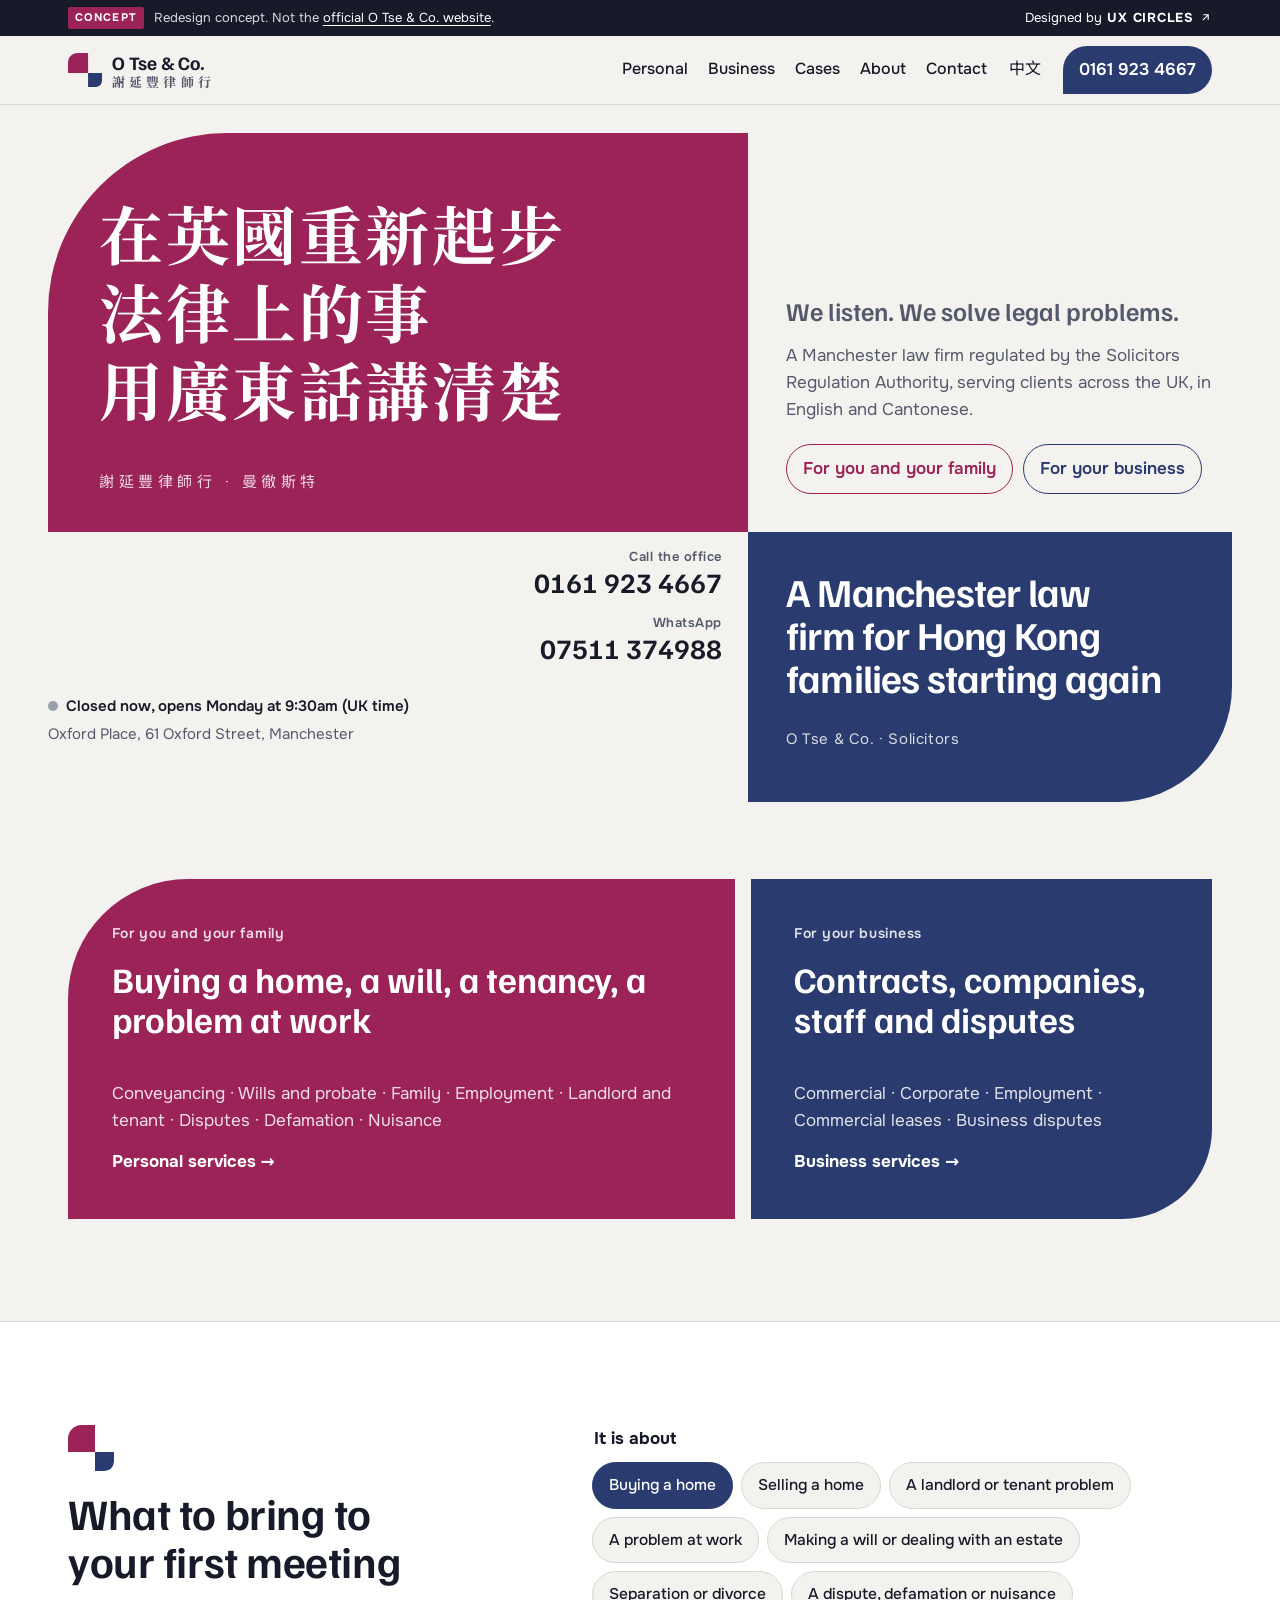
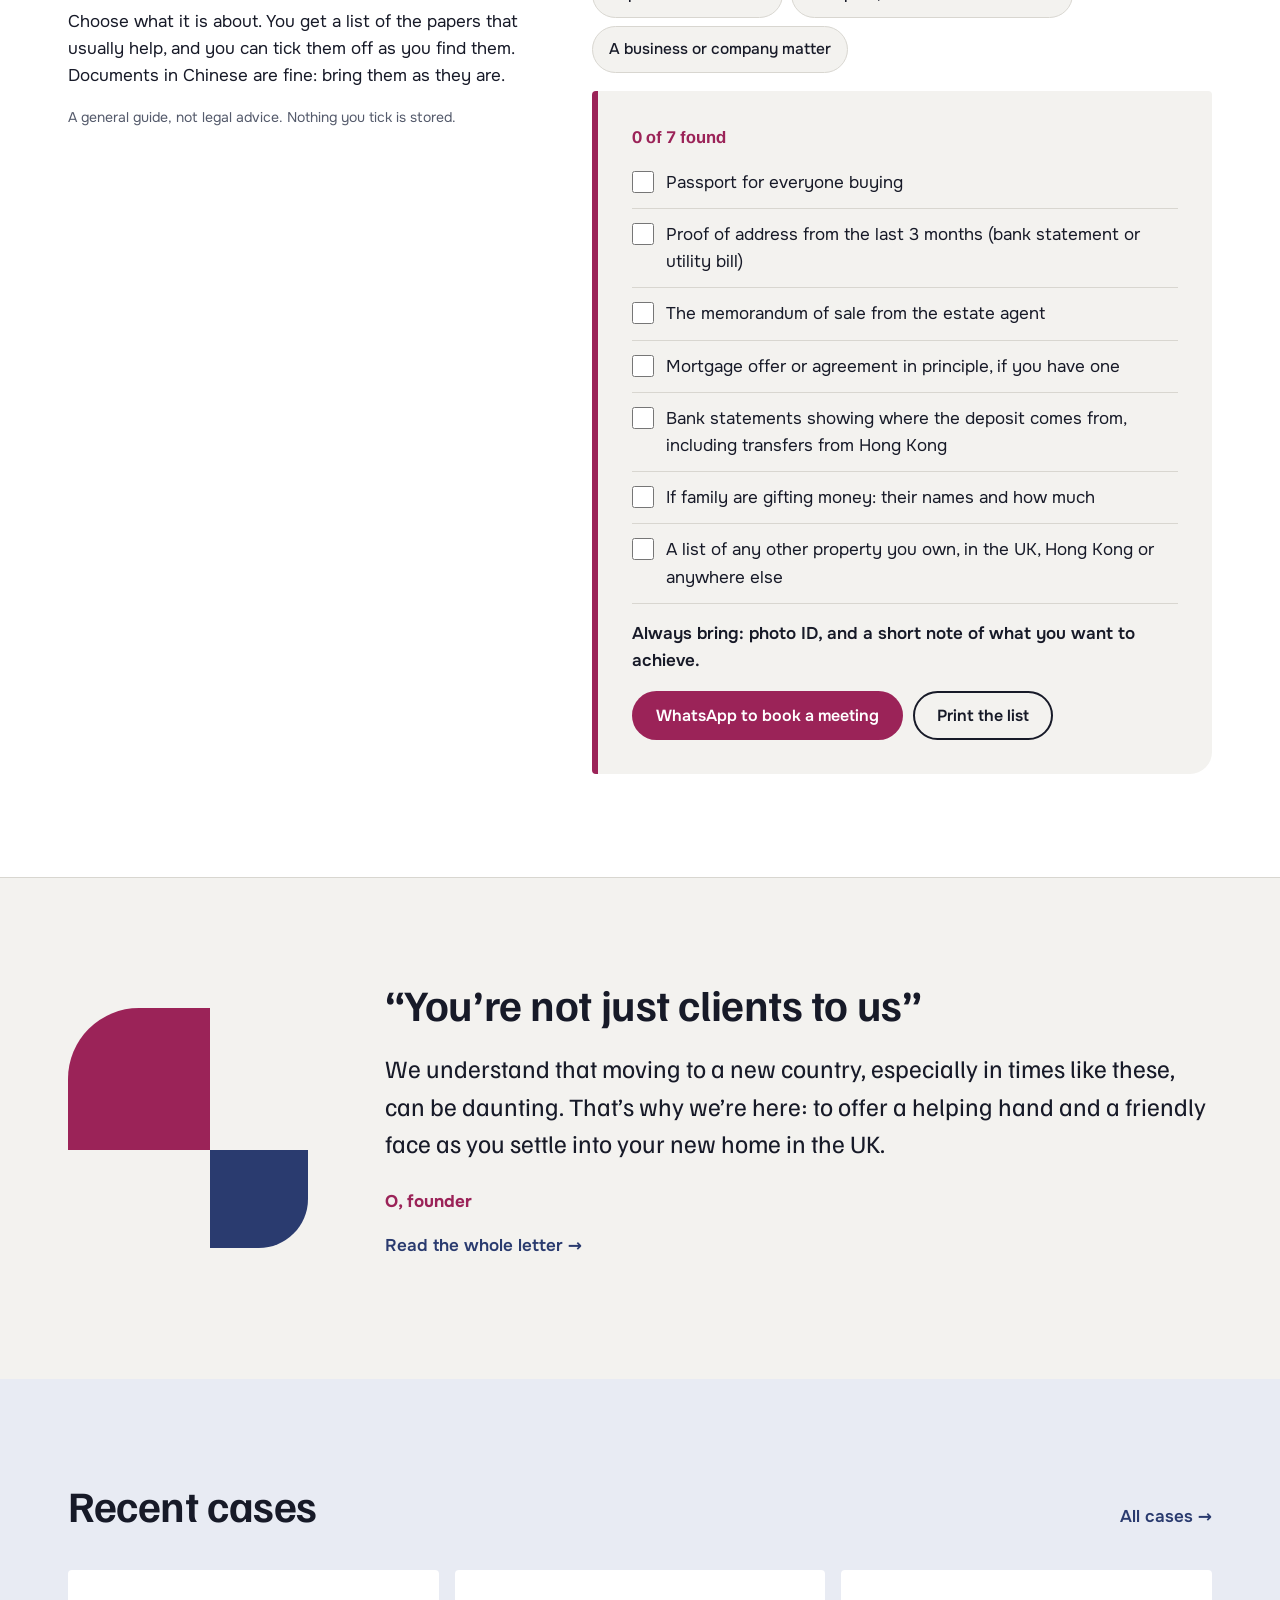
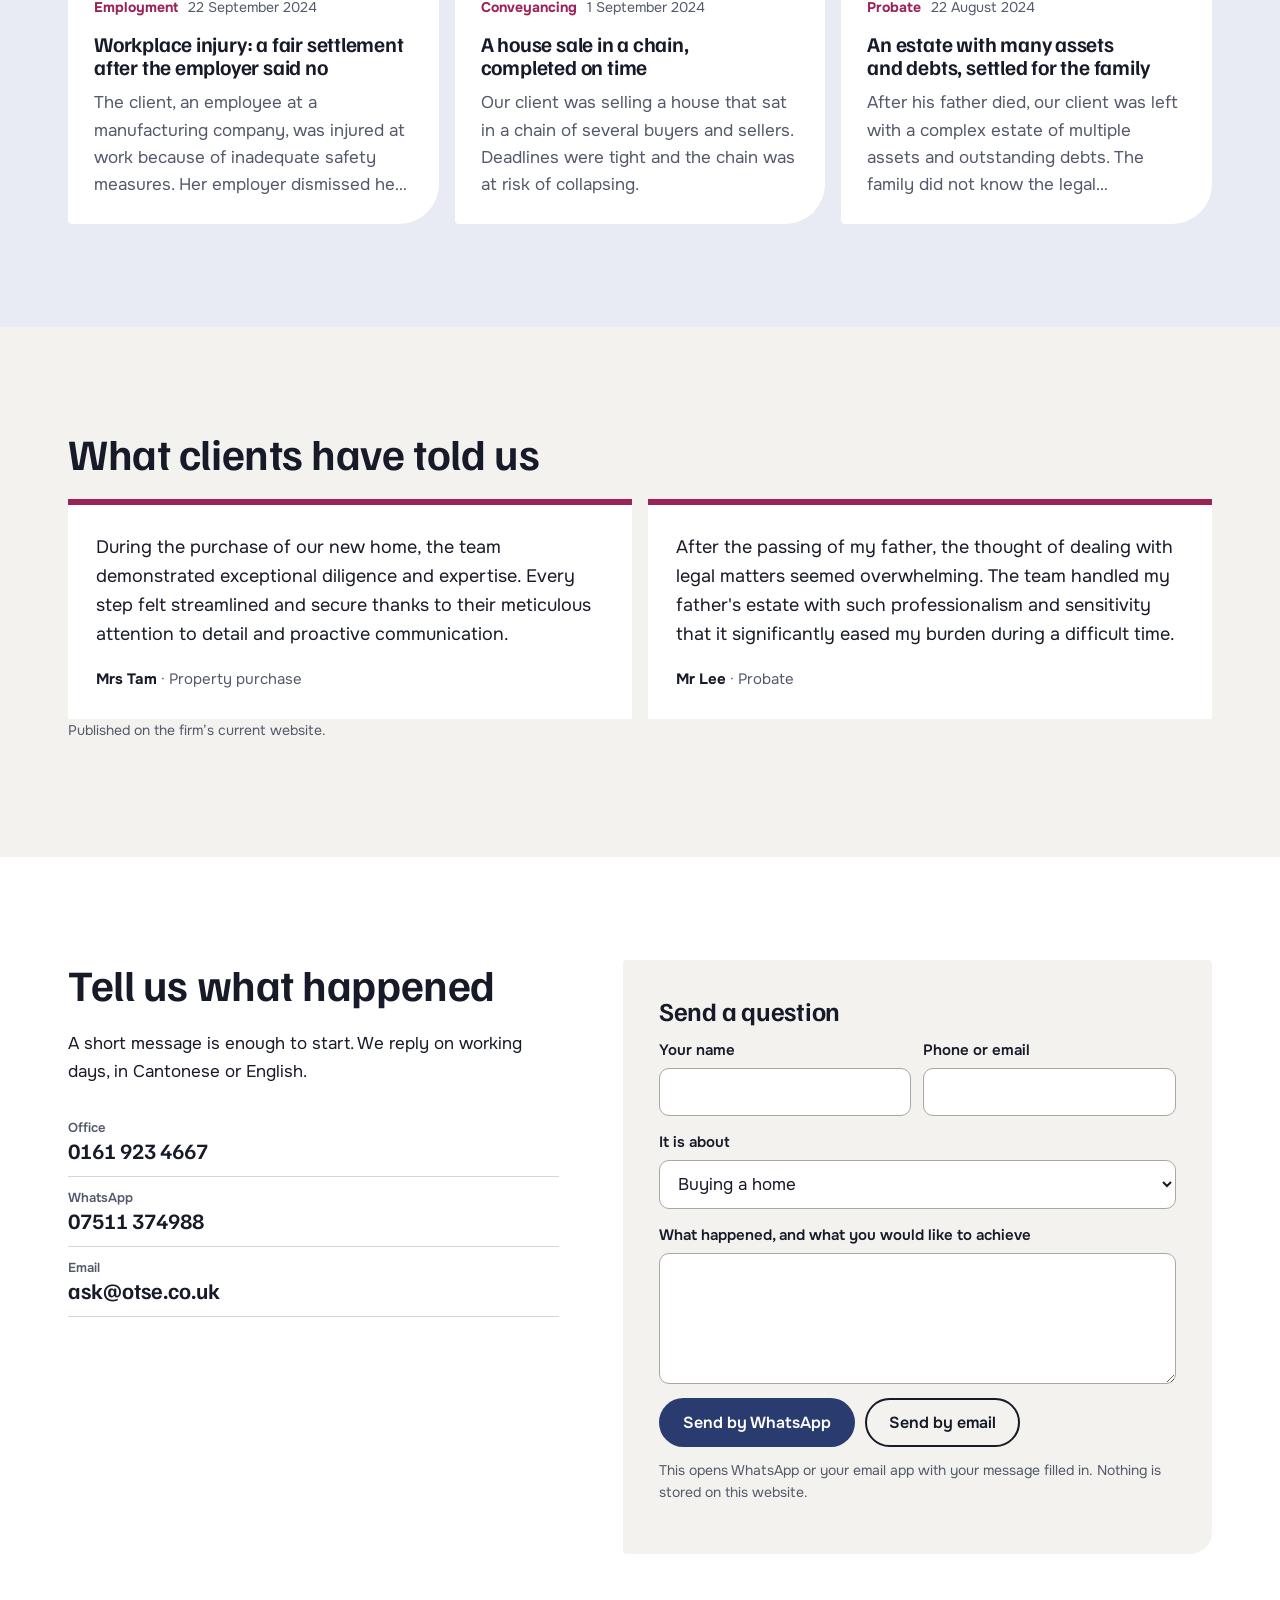
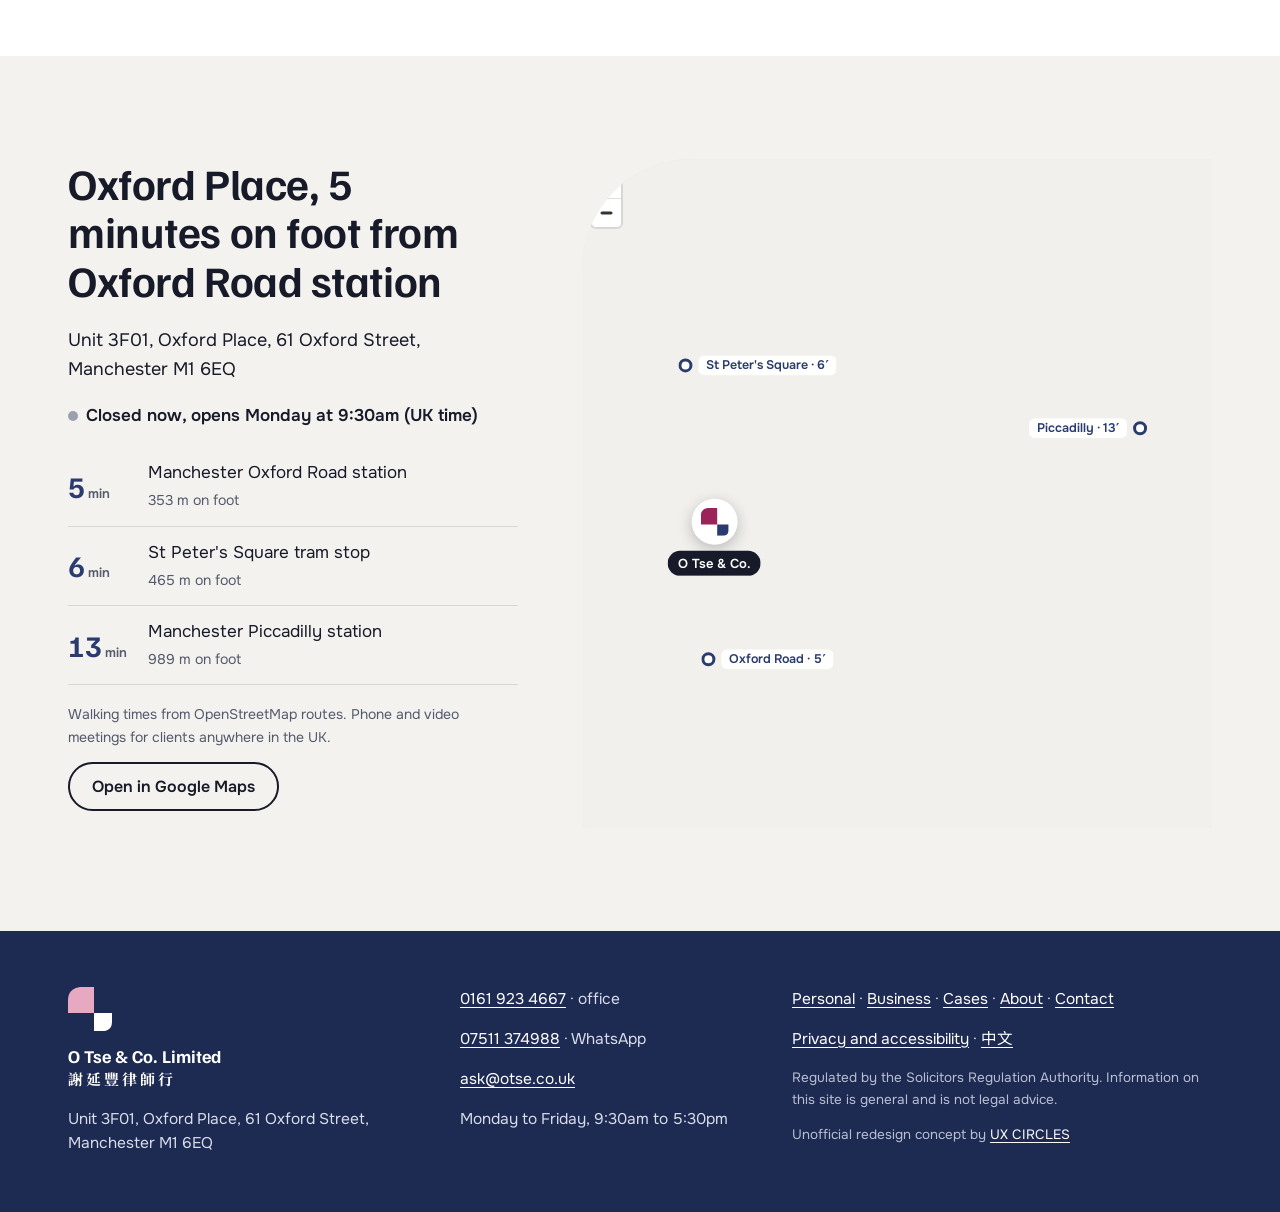
<file: index.html>
<!doctype html>
<html lang="en-GB">
<head>
<meta charset="utf-8">
<meta name="viewport" content="width=device-width, initial-scale=1">
<meta name="robots" content="noindex, nofollow">
<title>O Tse &amp; Co. Solicitors, Manchester (concept)</title>
<meta name="description" content="Cantonese-speaking solicitors in Manchester for conveyancing, wills, family, employment and business law.">
<link rel="alternate" hreflang="en" href="https://uxcircles.github.io/otse/">
<link rel="alternate" hreflang="zh-Hant" href="https://uxcircles.github.io/otse/zh/">
<link rel="icon" type="image/svg+xml" href="assets/img/favicon.svg">
<meta name="theme-color" content="#2a3b6f">
<link rel="preload" href="assets/fonts/familjen.woff2" as="font" type="font/woff2" crossorigin>
<link rel="preload" href="assets/fonts/onest.woff2" as="font" type="font/woff2" crossorigin>
<link rel="stylesheet" href="assets/site.css?v=5">
<script defer src="assets/site.js?v=5"></script>
</head>
<body class="pg-index">
<a class="skip" href="#main">Skip to content</a>
<div class="concept-bar" role="note">
  <div class="wrap concept-inner">
    <p><span class="concept-tag">Concept</span><span class="concept-long">Redesign concept. Not the <a href="https://otse.co.uk/" target="_blank" rel="noopener">official O Tse &amp; Co. website</a>.</span></p>
    <a href="https://ux-circles.com/professionals" target="_blank" rel="noopener"><span class="concept-by">Designed by </span><strong>UX CIRCLES</strong> <svg viewBox="0 0 24 24" aria-hidden="true"><path d="M7 17 17 7M8 7h9v9"/></svg></a>
  </div>
</div>
<header class="head" id="top">
  <div class="wrap head-in">
    <a class="brand" href="index.html" aria-label="O Tse &amp; Co., home">
      <img class="brand-mark" src="assets/img/mark.svg" width="70" height="70" alt="" aria-hidden="true">
      <span class="brand-txt"><span class="brand-en">O Tse &amp; Co.</span><span class="brand-zh" lang="zh-Hant">謝延豐律師行</span></span>
    </a>
    <nav class="nav" aria-label="Main"><a href="personal.html">Personal</a><a href="business.html">Business</a><a href="cases.html">Cases</a><a href="about.html">About</a><a href="contact.html">Contact</a></nav>
    <a class="lang" href="zh/" lang="zh-Hant" hreflang="zh-Hant">中文</a>
    <a class="head-call" href="tel:+441619234667">0161 923 4667</a>
    <button class="menu-btn" type="button" aria-expanded="false" aria-controls="menu">Menu</button>
  </div>
  <div class="menu" id="menu" hidden>
    <nav class="wrap" aria-label="Menu">
      <a href="personal.html">Personal</a><a href="business.html">Business</a><a href="cases.html">Cases</a><a href="about.html">About</a><a href="contact.html">Contact</a>
      <a href="zh/" lang="zh-Hant">中文</a>
      <a href="tel:+441619234667">Call 0161 923 4667</a>
    </nav>
  </div>
</header>
<main id="main">
<section class="hero" aria-labelledby="hero-h">
  <div class="hero-grid">
    <div class="t-navy" lang="en-GB">
      <h1 id="hero-h" class="hero-en">A Manchester law firm for Hong Kong families starting again</h1>
      <p class="hero-sub-en">O Tse &amp; Co. · Solicitors</p>
    </div>
    <div class="t-mag" lang="zh-Hant-HK">
      <p class="hero-zh"><span>在英國重新起步</span><span>法律上的事</span><span>用廣東話講清楚</span></p>
      <p class="hero-sub-zh">謝延豐律師行 · 曼徹斯特</p>
    </div>
    <div class="t-side">
      <p class="hero-motto">We listen. We solve legal problems.</p>
      <p>A Manchester law firm regulated by the Solicitors Regulation Authority, serving clients across the UK, in English and Cantonese.</p>
      <div class="hero-links"><a href="personal.html">For you and your family</a><a href="business.html">For your business</a></div>
    </div>
    <div class="t-corner">
      <a class="corner-call" href="tel:+441619234667"><small>Call the office</small>0161 923 4667</a>
      <a class="corner-wa" href="https://wa.me/447511374988?text=Hello%2C%20I%20would%20like%20to%20book%20a%20first%20consultation." data-wa><small>WhatsApp</small>07511 374988</a>
    </div>
    <div class="t-under">
      <p class="status" data-open><span class="status-dot" aria-hidden="true"></span><span data-open-txt>Monday to Friday, 9:30am to 5:30pm</span></p>
      <p>Oxford Place, 61 Oxford Street, Manchester</p>
    </div>
  </div>
</section><section class="sec doors" aria-labelledby="doors-h">
  <div class="wrap">
    <h2 id="doors-h" class="vh">What we do</h2>
    <div class="door-grid">
      <a class="door door-mag" href="personal.html">
        <span class="door-k">For you and your family</span>
        <span class="door-h">Buying a home, a will, a tenancy, a problem at work</span>
        <span class="door-list">Conveyancing · Wills and probate · Family · Employment · Landlord and tenant · Disputes · Defamation · Nuisance</span>
        <span class="door-go">Personal services →</span>
      </a>
      <a class="door door-navy" href="business.html">
        <span class="door-k">For your business</span>
        <span class="door-h">Contracts, companies, staff and disputes</span>
        <span class="door-list">Commercial · Corporate · Employment · Commercial leases · Business disputes</span>
        <span class="door-go">Business services →</span>
      </a>
    </div>
  </div>
</section><section class="sec prepare" id="prepare" aria-labelledby="prep-h">
  <div class="wrap prep-grid">
    <div class="prep-intro">
      <div class="tiles tiles-sm" aria-hidden="true"><i></i><i></i></div>
      <h2 id="prep-h">What to bring to your first meeting</h2>
      <p>Choose what it is about. You get a list of the papers that usually help, and you can tick them off as you find them. Documents in Chinese are fine: bring them as they are.</p>
      <p class="fine">A general guide, not legal advice. Nothing you tick is stored.</p>
    </div>
    <form class="ck" data-check>
      <fieldset><legend>It is about</legend><div class="picks"><label class="pick"><input type="radio" name="matter" value="buy" checked><span>Buying a home</span></label><label class="pick"><input type="radio" name="matter" value="sell"><span>Selling a home</span></label><label class="pick"><input type="radio" name="matter" value="tenancy"><span>A landlord or tenant problem</span></label><label class="pick"><input type="radio" name="matter" value="employment"><span>A problem at work</span></label><label class="pick"><input type="radio" name="matter" value="will"><span>Making a will or dealing with an estate</span></label><label class="pick"><input type="radio" name="matter" value="family"><span>Separation or divorce</span></label><label class="pick"><input type="radio" name="matter" value="dispute"><span>A dispute, defamation or nuisance</span></label><label class="pick"><input type="radio" name="matter" value="business"><span>A business or company matter</span></label></div></fieldset>
      <div class="ck-sheet">
        <p class="ck-count" aria-live="polite" data-count></p>
        <ul class="ck-list" data-matter="buy" data-label="Buying a home"><li><label><input type="checkbox"><span>Passport for everyone buying</span></label></li><li><label><input type="checkbox"><span>Proof of address from the last 3 months (bank statement or utility bill)</span></label></li><li><label><input type="checkbox"><span>The memorandum of sale from the estate agent</span></label></li><li><label><input type="checkbox"><span>Mortgage offer or agreement in principle, if you have one</span></label></li><li><label><input type="checkbox"><span>Bank statements showing where the deposit comes from, including transfers from Hong Kong</span></label></li><li><label><input type="checkbox"><span>If family are gifting money: their names and how much</span></label></li><li><label><input type="checkbox"><span>A list of any other property you own, in the UK, Hong Kong or anywhere else</span></label></li></ul><ul class="ck-list" data-matter="sell" data-label="Selling a home" hidden><li><label><input type="checkbox"><span>Passport and proof of address for every owner</span></label></li><li><label><input type="checkbox"><span>Mortgage lender and account number</span></label></li><li><label><input type="checkbox"><span>Certificates and guarantees for work done (windows, boiler, extensions)</span></label></li><li><label><input type="checkbox"><span>For a leasehold flat: the lease and recent service charge statements</span></label></li><li><label><input type="checkbox"><span>Details of the buyer’s solicitor, if the sale is already agreed</span></label></li></ul><ul class="ck-list" data-matter="tenancy" data-label="A landlord or tenant problem" hidden><li><label><input type="checkbox"><span>The tenancy agreement and any renewals</span></label></li><li><label><input type="checkbox"><span>Deposit protection certificate</span></label></li><li><label><input type="checkbox"><span>Rent records: bank transfers or a rent statement</span></label></li><li><label><input type="checkbox"><span>Every notice or letter given or received, with the date it arrived</span></label></li><li><label><input type="checkbox"><span>Photos and messages about the problem</span></label></li></ul><ul class="ck-list" data-matter="employment" data-label="A problem at work" hidden><li><label><input type="checkbox"><span>Your employment contract and staff handbook</span></label></li><li><label><input type="checkbox"><span>Recent payslips</span></label></li><li><label><input type="checkbox"><span>Letters about the problem: dismissal, disciplinary, grievance</span></label></li><li><label><input type="checkbox"><span>A dated timeline of what happened</span></label></li><li><label><input type="checkbox"><span>For an injury: medical notes and any accident report</span></label></li></ul><ul class="ck-list" data-matter="will" data-label="Making a will or dealing with an estate" hidden><li><label><input type="checkbox"><span>For a will: a list of what you own in the UK and Hong Kong (property, bank accounts, MPF, pensions)</span></label></li><li><label><input type="checkbox"><span>Who you want to benefit, and who you would like as executors</span></label></li><li><label><input type="checkbox"><span>Guardians you would choose for children under 18</span></label></li><li><label><input type="checkbox"><span>For an estate: the death certificate and the original will</span></label></li><li><label><input type="checkbox"><span>Statements for the person’s accounts, property and debts</span></label></li></ul><ul class="ck-list" data-matter="family" data-label="Separation or divorce" hidden><li><label><input type="checkbox"><span>Marriage certificate (a Hong Kong certificate is fine)</span></label></li><li><label><input type="checkbox"><span>Children’s birth certificates</span></label></li><li><label><input type="checkbox"><span>An outline of income, property, savings and pensions on both sides, including MPF</span></label></li><li><label><input type="checkbox"><span>A timeline of the separation and any court papers</span></label></li></ul><ul class="ck-list" data-matter="dispute" data-label="A dispute, defamation or nuisance" hidden><li><label><input type="checkbox"><span>A dated timeline of what happened</span></label></li><li><label><input type="checkbox"><span>Contracts, invoices, letters and messages</span></label></li><li><label><input type="checkbox"><span>Screenshots showing the date and web address, for anything online</span></label></li><li><label><input type="checkbox"><span>Photos, recordings or a noise diary, for a nuisance</span></label></li><li><label><input type="checkbox"><span>Any court papers, with the date you received them</span></label></li></ul><ul class="ck-list" data-matter="business" data-label="A business or company matter" hidden><li><label><input type="checkbox"><span>Company number and the names of directors and shareholders</span></label></li><li><label><input type="checkbox"><span>Articles of association and any shareholders’ agreement</span></label></li><li><label><input type="checkbox"><span>The contract or draft you want reviewed</span></label></li><li><label><input type="checkbox"><span>Correspondence with the other side</span></label></li></ul>
        <p class="ck-always">Always bring: photo ID, and a short note of what you want to achieve.</p>
        <div class="ck-actions">
          <a class="btn btn-mag" data-ck-wa href="https://wa.me/447511374988" target="_blank" rel="noopener">WhatsApp to book a meeting</a>
          <button class="btn btn-line" type="button" data-print>Print the list</button>
        </div>
      </div>
    </form>
  </div>
</section><section class="sec letter" aria-labelledby="letter-h">
  <div class="wrap letter-grid">
    <div class="tiles tiles-lg" aria-hidden="true"><i></i><i></i></div>
    <div>
      <h2 id="letter-h">“You’re not just clients to us”</h2>
      <p class="letter-p">We understand that moving to a new country, especially in times like these, can be daunting. That’s why we’re here: to offer a helping hand and a friendly face as you settle into your new home in the UK.</p>
      <p class="letter-sign">O, founder</p>
      <p><a class="more" href="about.html">Read the whole letter →</a></p>
    </div>
  </div>
</section><section class="sec cases-sec" aria-labelledby="cases-h">
  <div class="wrap">
    <div class="sec-head"><h2 id="cases-h">Recent cases</h2><a class="more" href="cases.html">All cases →</a></div>
    <div class="case-cards"><article class="case-card">
  <p class="case-meta"><span>Employment</span> <time>22 September 2024</time></p>
  <h3><a href="cases.html#workplace-injury">Workplace injury: a fair settlement after the employer said no</a></h3>
  <p>The client, an employee at a manufacturing company, was injured at work because of inadequate safety measures. Her employer dismissed her concerns and was reluctant to provide suitable compensation, leaving her stressed and unsure of her rights.</p>
</article><article class="case-card">
  <p class="case-meta"><span>Conveyancing</span> <time>1 September 2024</time></p>
  <h3><a href="cases.html#property-chain">A house sale in a chain, completed on time</a></h3>
  <p>Our client was selling a house that sat in a chain of several buyers and sellers. Deadlines were tight and the chain was at risk of collapsing.</p>
</article><article class="case-card">
  <p class="case-meta"><span>Probate</span> <time>22 August 2024</time></p>
  <h3><a href="cases.html#estate">An estate with many assets and debts, settled for the family</a></h3>
  <p>After his father died, our client was left with a complex estate of multiple assets and outstanding debts. The family did not know the legal procedures and were grieving.</p>
</article></div>
  </div>
</section><section class="sec quotes-sec quotes-mag" aria-labelledby="q-h">
  <div class="wrap">
    <h2 id="q-h">What clients have told us</h2>
    <div class="quotes"><figure class="quote"><blockquote><p>During the purchase of our new home, the team demonstrated exceptional diligence and expertise. Every step felt streamlined and secure thanks to their meticulous attention to detail and proactive communication.</p></blockquote><figcaption><strong>Mrs Tam</strong> · Property purchase</figcaption></figure><figure class="quote"><blockquote><p>After the passing of my father, the thought of dealing with legal matters seemed overwhelming. The team handled my father's estate with such professionalism and sensitivity that it significantly eased my burden during a difficult time.</p></blockquote><figcaption><strong>Mr Lee</strong> · Probate</figcaption></figure></div>
    <p class="fine">Published on the firm’s current website.</p>
  </div>
</section><section class="sec contact-sec" aria-labelledby="ask-h2">
  <div class="wrap contact-grid">
    <div>
      <h2 id="ask-h2">Tell us what happened</h2>
      <p>A short message is enough to start. We reply on working days, in Cantonese or English.</p>
      <ul class="ways">
        <li><a href="tel:+441619234667"><small>Office</small>0161 923 4667</a></li>
        <li><a href="https://wa.me/447511374988" data-wa><small>WhatsApp</small>07511 374988</a></li>
        <li><a href="mailto:ask@otse.co.uk"><small>Email</small>ask@otse.co.uk</a></li>
      </ul>
    </div>
    <form class="ask" id="ask" data-ask novalidate>
  <h2>Send a question</h2>
  <div class="ask-row">
    <label>Your name<input name="name" autocomplete="name" required></label>
    <label>Phone or email<input name="reach" autocomplete="tel" required></label>
  </div>
  <label>It is about<select name="topic"><option>Buying a home</option><option>Selling a home</option><option>A landlord or tenant problem</option><option>A problem at work</option><option>Making a will or dealing with an estate</option><option>Separation or divorce</option><option>A dispute, defamation or nuisance</option><option>A business or company matter</option><option>Something else</option></select></label>
  <label>What happened, and what you would like to achieve<textarea name="msg" rows="5" required></textarea></label>
  <p class="err" data-err hidden role="alert">Please fill in your name, how to reach you and your question.</p>
  <div class="ask-actions">
    <button class="btn btn-navy" type="submit" value="wa">Send by WhatsApp</button>
    <button class="btn btn-line" type="submit" value="mail">Send by email</button>
  </div>
  <p class="fine">This opens WhatsApp or your email app with your message filled in. Nothing is stored on this website.</p>
</form>
  </div>
</section><section class="sec visit" id="visit" aria-labelledby="visit-h">
  <div class="wrap visit-grid">
    <div class="visit-txt">
      <h2 id="visit-h">Oxford Place, 5 minutes on foot from Oxford Road station</h2>
      <p class="addr">Unit 3F01, Oxford Place, 61 Oxford Street, Manchester M1 6EQ</p>
      <p class="status" data-open><span class="status-dot" aria-hidden="true"></span><span data-open-txt>Monday to Friday, 9:30am to 5:30pm</span></p>
      <ul class="walks"><li><span class="v-min">5<small>min</small></span><span>Manchester Oxford Road station<br><small>353 m on foot</small></span></li><li><span class="v-min">6<small>min</small></span><span>St Peter's Square tram stop<br><small>465 m on foot</small></span></li><li><span class="v-min">13<small>min</small></span><span>Manchester Piccadilly station<br><small>989 m on foot</small></span></li></ul>
      <p class="fine">Walking times from OpenStreetMap routes. Phone and video meetings for clients anywhere in the UK.</p>
      <p><a class="btn btn-line" href="https://maps.app.goo.gl/LQid4jvixBQ4nFDKA" target="_blank" rel="noopener">Open in Google Maps</a></p>
    </div>
    <div class="map" data-map data-src="assets/vendor/maplibre/maplibre-gl.js" data-css="assets/vendor/maplibre/maplibre-gl.css" data-mapjs="assets/map.js?v=5">
      <div class="map-sketch" aria-hidden="true">
        <span class="ms-road ms-ox">Oxford Street</span><span class="ms-road ms-wh">Whitworth Street</span>
        <span class="ms-pin"><img class="ms-mark" src="assets/img/mark.svg" width="70" height="70" alt="" aria-hidden="true"></span>
      </div>
      <script type="application/json" id="map-data">{"home": [-2.2421238, 53.4759435], "mark": "assets/img/mark.svg", "label": "O Tse &amp; Co.", "routes": [{"name": "Oxford Road", "min": 5, "start": [-2.2422762, 53.4737777], "coords": [[-2.2423, 53.47377], [-2.24248, 53.47396], [-2.24267, 53.4742], [-2.24268, 53.47422], [-2.24266, 53.47423], [-2.24241, 53.4743], [-2.24209, 53.4744], [-2.24168, 53.47452], [-2.24163, 53.47453], [-2.24156, 53.47453], [-2.24147, 53.47454], [-2.2414, 53.47455], [-2.24131, 53.47455], [-2.24126, 53.47454], [-2.24119, 53.47453], [-2.24116, 53.47454], [-2.24112, 53.47456], [-2.24101, 53.47459], [-2.24098, 53.47462], [-2.24099, 53.47463], [-2.24105, 53.4747], [-2.24108, 53.47474], [-2.24104, 53.47476], [-2.24106, 53.47478], [-2.24111, 53.47479], [-2.24116, 53.47484], [-2.24118, 53.47484], [-2.24139, 53.47506], [-2.24206, 53.47591], [-2.24209, 53.47595]]}, {"name": "St Peter's Square", "min": 6, "start": [-2.242884, 53.4784104], "coords": [[-2.24291, 53.47842], [-2.2429, 53.47843], [-2.24291, 53.47844], [-2.24288, 53.47846], [-2.24287, 53.47848], [-2.24284, 53.4785], [-2.2427, 53.4786], [-2.24267, 53.47865], [-2.24263, 53.47868], [-2.2426, 53.47867], [-2.24253, 53.47867], [-2.2425, 53.47867], [-2.2425, 53.47863], [-2.24248, 53.47861], [-2.24244, 53.47858], [-2.2424, 53.47856], [-2.24235, 53.47854], [-2.24252, 53.47843], [-2.24314, 53.478], [-2.24319, 53.47796], [-2.24328, 53.47789], [-2.24352, 53.47769], [-2.24374, 53.47742], [-2.24377, 53.4774], [-2.24357, 53.47727], [-2.24348, 53.47721], [-2.24333, 53.47711], [-2.24327, 53.47706], [-2.24323, 53.47702], [-2.24318, 53.47696], [-2.24316, 53.47694], [-2.24312, 53.4769], [-2.24292, 53.47668], [-2.2429, 53.47666], [-2.24289, 53.47664], [-2.24286, 53.47662], [-2.2426, 53.47636], [-2.24248, 53.47632], [-2.24242, 53.47625], [-2.24237, 53.47619], [-2.24229, 53.4762], [-2.24219, 53.47624], [-2.24205, 53.4763], [-2.24203, 53.47631], [-2.24198, 53.47628], [-2.24202, 53.47626], [-2.24218, 53.47616], [-2.24221, 53.47615], [-2.24223, 53.47613], [-2.24223, 53.47611], [-2.24222, 53.47609], [-2.24218, 53.47605], [-2.24212, 53.47599], [-2.24209, 53.47595]]}, {"name": "Piccadilly", "min": 13, "start": [-2.2308334, 53.4774198], "coords": [[-2.23079, 53.47741], [-2.23088, 53.47725], [-2.23095, 53.47716], [-2.23103, 53.47718], [-2.23105, 53.47715], [-2.2311, 53.47706], [-2.23111, 53.47704], [-2.2312, 53.47704], [-2.23127, 53.47695], [-2.23126, 53.47693], [-2.23126, 53.47685], [-2.23126, 53.47683], [-2.23121, 53.47683], [-2.23118, 53.47671], [-2.23122, 53.47668], [-2.23129, 53.47668], [-2.23134, 53.47667], [-2.23143, 53.47665], [-2.23149, 53.47664], [-2.23152, 53.47663], [-2.23157, 53.47662], [-2.23163, 53.47661], [-2.23164, 53.47661], [-2.23165, 53.47658], [-2.23163, 53.47656], [-2.23164, 53.47649], [-2.23164, 53.47645], [-2.23165, 53.47644], [-2.23198, 53.47648], [-2.23203, 53.47648], [-2.23205, 53.47648], [-2.23236, 53.47651], [-2.23242, 53.47651], [-2.23253, 53.47653], [-2.23303, 53.47657], [-2.23311, 53.47657], [-2.23315, 53.47657], [-2.23357, 53.47661], [-2.23365, 53.47662], [-2.23373, 53.47662], [-2.23387, 53.47663], [-2.23389, 53.47663], [-2.23417, 53.47663], [-2.2343, 53.47663], [-2.23443, 53.47661], [-2.23457, 53.47656], [-2.23562, 53.47622], [-2.23567, 53.47618], [-2.2357, 53.47617], [-2.23577, 53.47614], [-2.23583, 53.47612], [-2.23586, 53.47611], [-2.23592, 53.47612], [-2.23593, 53.47613], [-2.23597, 53.47618], [-2.236, 53.47621], [-2.23601, 53.47622], [-2.23653, 53.47607], [-2.23657, 53.47606], [-2.23668, 53.47605], [-2.23747, 53.47587], [-2.2379, 53.47577], [-2.23796, 53.47576], [-2.23806, 53.47574], [-2.23818, 53.47571], [-2.23819, 53.4757], [-2.23819, 53.4757], [-2.2382, 53.47567], [-2.23822, 53.47567], [-2.23824, 53.47566], [-2.23886, 53.47546], [-2.23888, 53.47545], [-2.23891, 53.47544], [-2.23895, 53.47543], [-2.23896, 53.47543], [-2.23943, 53.47528], [-2.23945, 53.47527], [-2.23948, 53.47526], [-2.23951, 53.47525], [-2.23953, 53.47525], [-2.24051, 53.47494], [-2.24093, 53.4748], [-2.24106, 53.47478], [-2.24111, 53.47479], [-2.24116, 53.47484], [-2.24118, 53.47484], [-2.24139, 53.47506], [-2.24206, 53.47591], [-2.24209, 53.47595]]}]}</script>
    </div>
  </div>
</section></main>
<footer class="foot">
  <div class="wrap foot-grid">
    <div class="foot-id">
      <img class="foot-mark" src="assets/img/mark-white.svg" width="70" height="70" alt="" aria-hidden="true">
      <p class="foot-name">O Tse &amp; Co. Limited<br><span lang="zh-Hant">謝延豐律師行</span></p>
      <p>Unit 3F01, Oxford Place, 61 Oxford Street, Manchester M1 6EQ</p>
    </div>
    <div>
      <p><a href="tel:+441619234667">0161 923 4667</a> · office</p>
      <p><a href="https://wa.me/447511374988">07511 374988</a> · WhatsApp</p>
      <p><a href="mailto:ask@otse.co.uk">ask@otse.co.uk</a></p>
      <p>Monday to Friday, 9:30am to 5:30pm</p>
    </div>
    <div>
      <p><a href="personal.html">Personal</a> · <a href="business.html">Business</a> · <a href="cases.html">Cases</a> · <a href="about.html">About</a> · <a href="contact.html">Contact</a></p>
      <p><a href="privacy.html">Privacy and accessibility</a> · <a href="zh/" lang="zh-Hant">中文</a></p>
      <p class="foot-small">Regulated by the Solicitors Regulation Authority. Information on this site is general and is not legal advice.</p>
      <p class="foot-small">Unofficial redesign concept by <a href="https://ux-circles.com/professionals" target="_blank" rel="noopener">UX CIRCLES</a></p>
    </div>
  </div>
</footer>
<nav class="mbar" aria-label="Quick actions">
  <a href="tel:+441619234667"><span class="mb-ic mb-call" aria-hidden="true"></span>Call</a>
  <a href="https://wa.me/447511374988?text=Hello%2C%20I%20would%20like%20to%20book%20a%20first%20consultation." data-wa><span class="mb-ic mb-wa" aria-hidden="true"></span>WhatsApp</a>
  <a href="#ask"><span class="mb-ic mb-ask" aria-hidden="true"></span>Ask</a>
</nav>
</body>
</html>
</file>
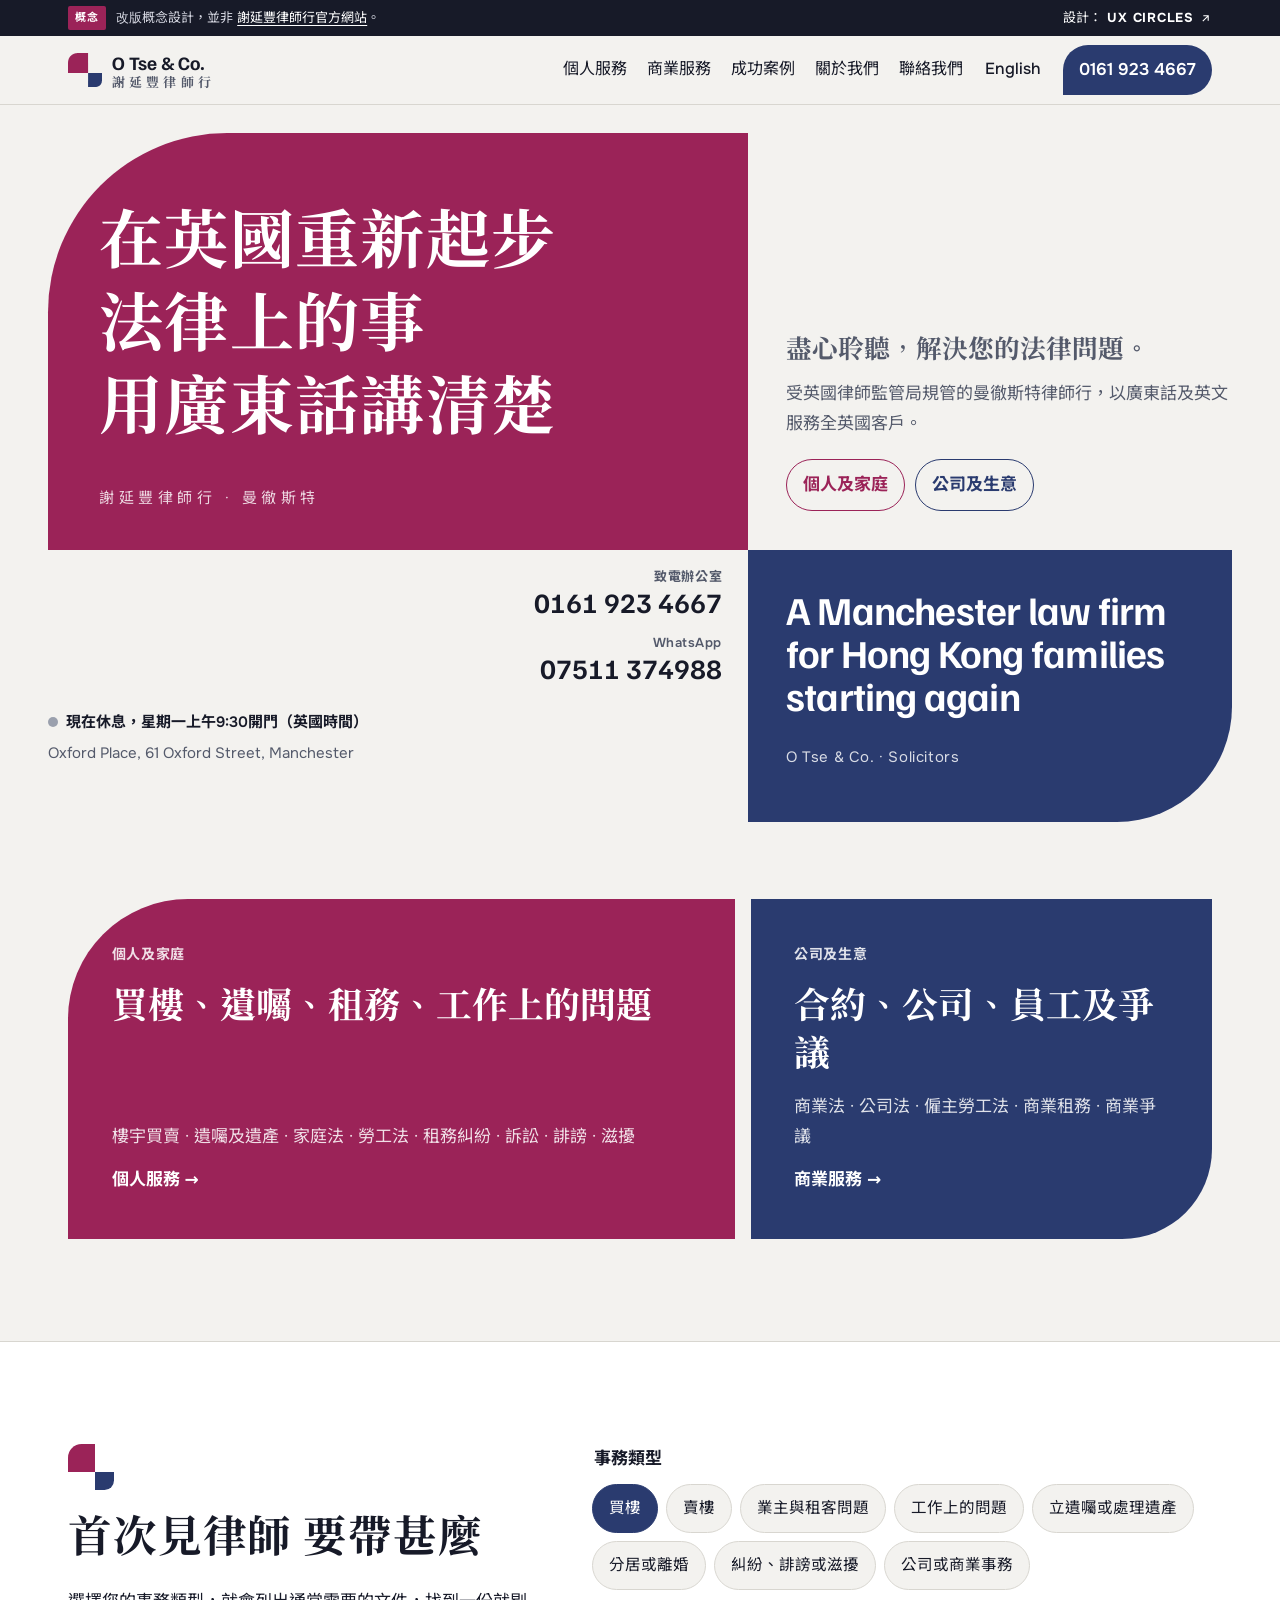
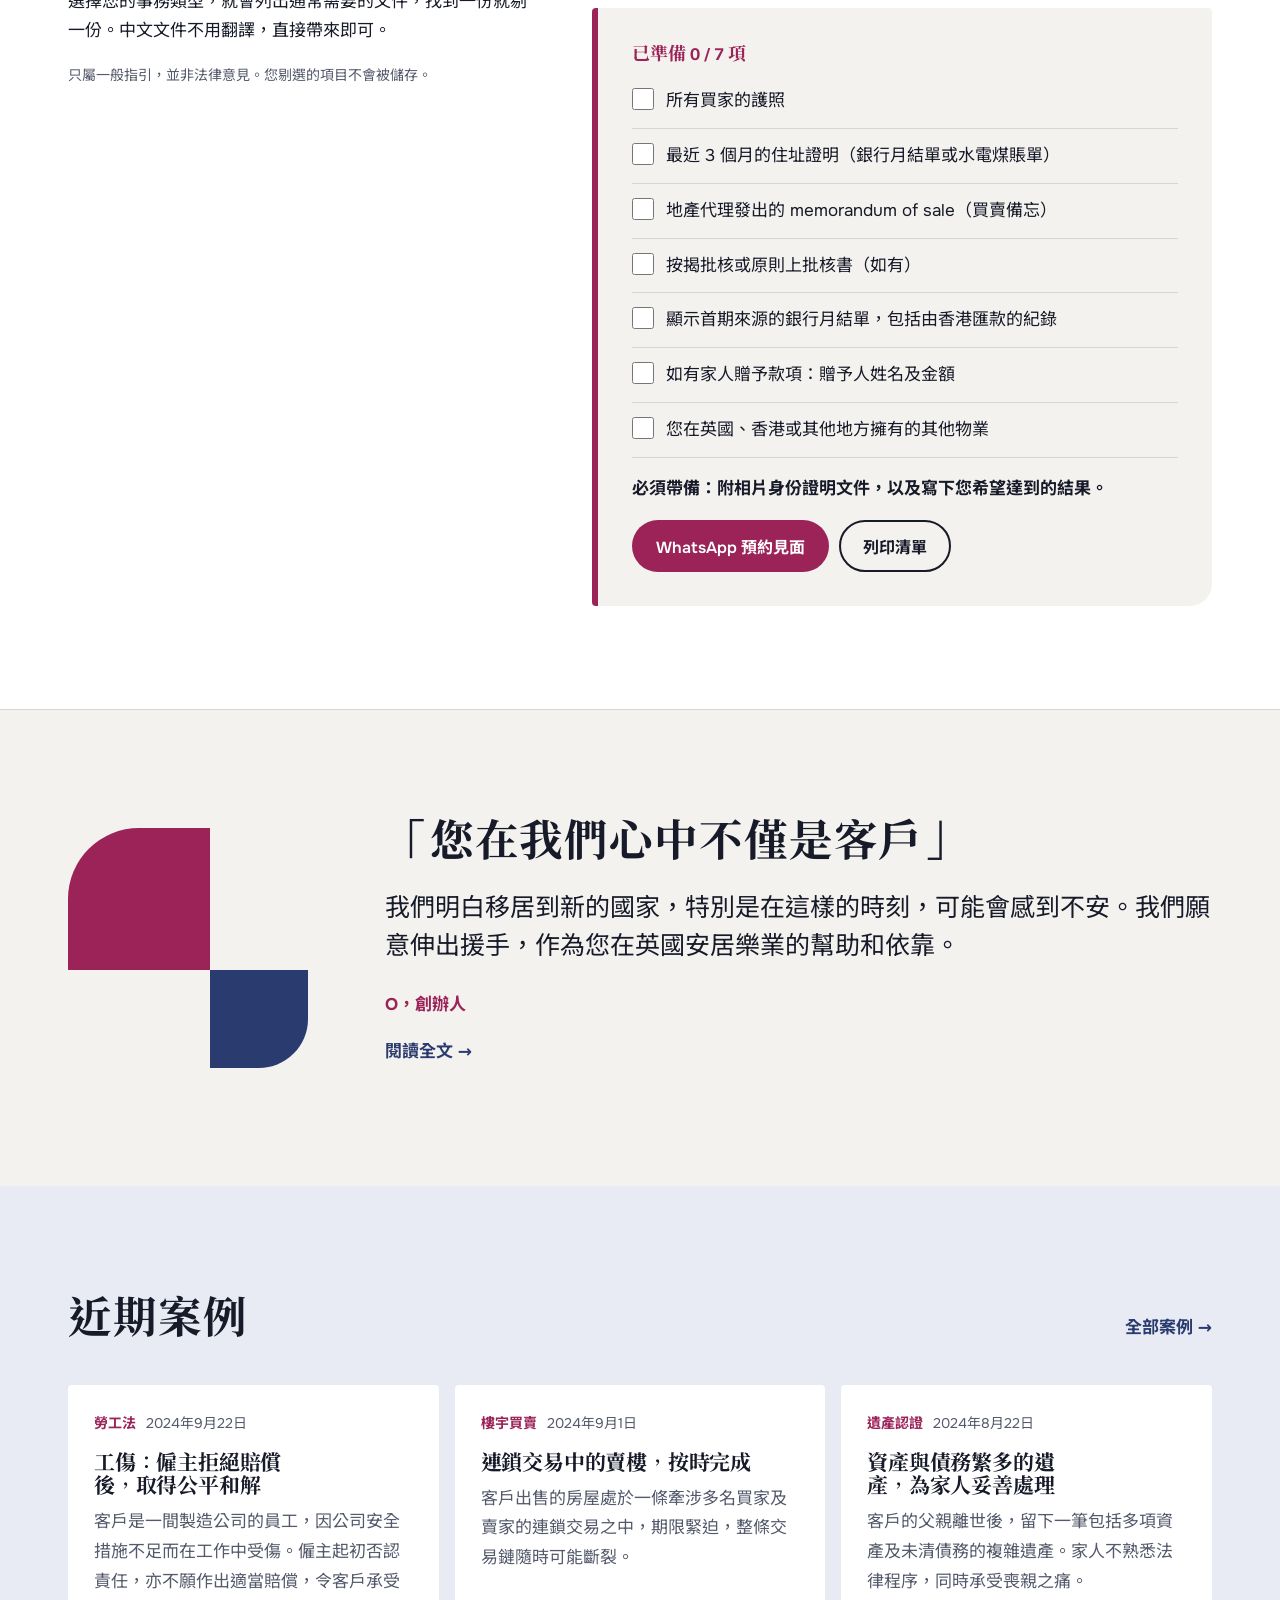
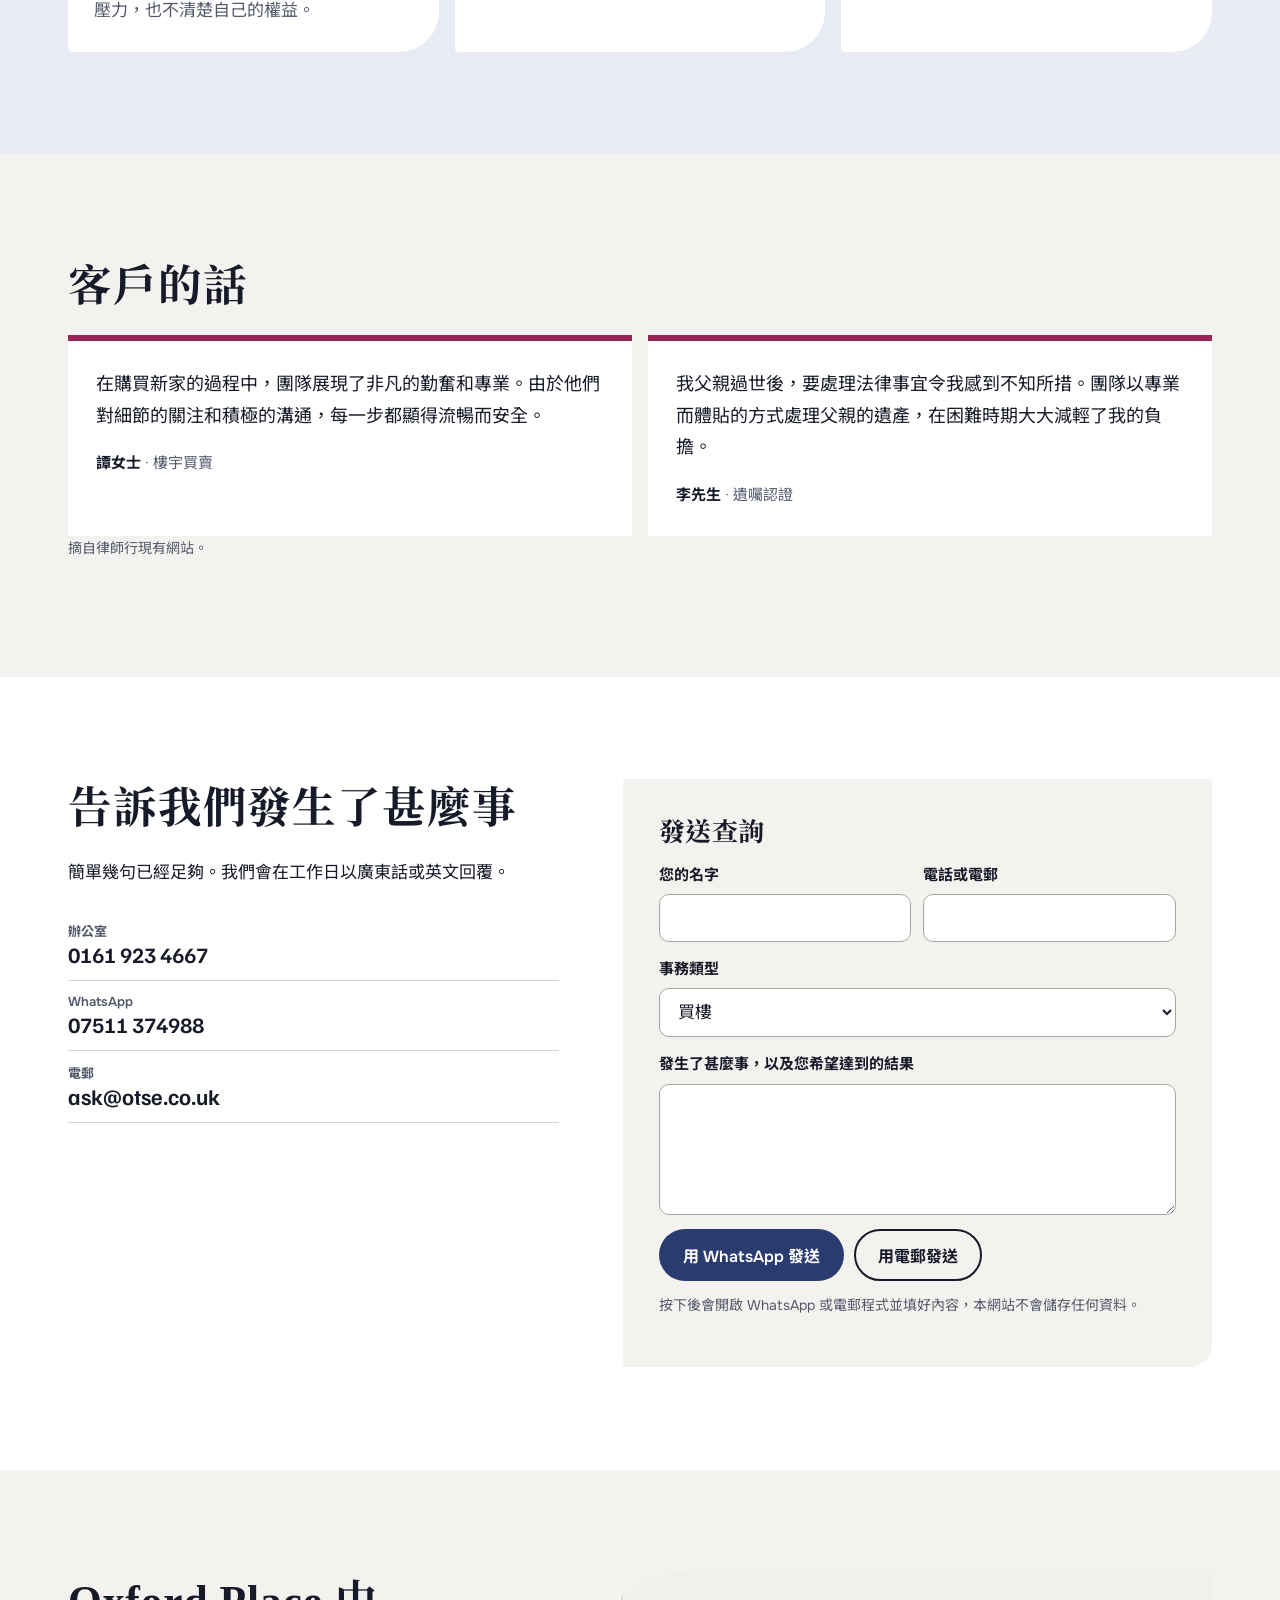
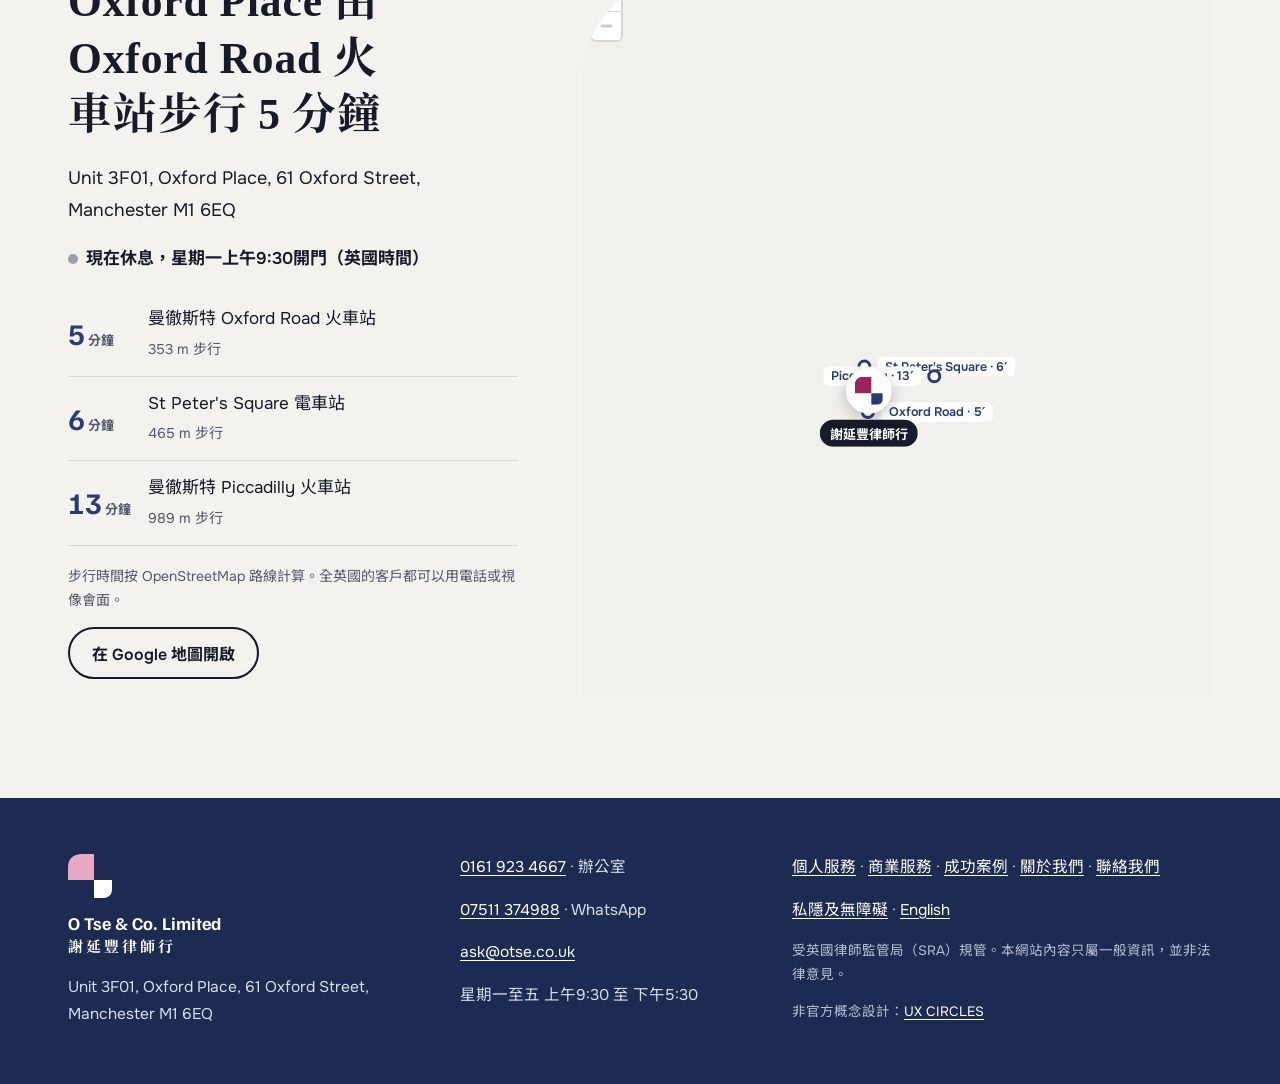
<file: zh/index.html>
<!doctype html>
<html lang="zh-Hant-HK">
<head>
<meta charset="utf-8">
<meta name="viewport" content="width=device-width, initial-scale=1">
<meta name="robots" content="noindex, nofollow">
<title>謝延豐律師行 曼徹斯特（概念設計）</title>
<meta name="description" content="曼徹斯特廣東話律師行：樓宇買賣、遺囑、家庭法、勞工法及商業法。">
<link rel="alternate" hreflang="en" href="https://uxcircles.github.io/otse/">
<link rel="alternate" hreflang="zh-Hant" href="https://uxcircles.github.io/otse/zh/">
<link rel="icon" type="image/svg+xml" href="../assets/img/favicon.svg">
<meta name="theme-color" content="#2a3b6f">
<link rel="preload" href="../assets/fonts/familjen.woff2" as="font" type="font/woff2" crossorigin>
<link rel="preload" href="../assets/fonts/chiron-sung-700.woff2" as="font" type="font/woff2" crossorigin>
<link rel="stylesheet" href="../assets/site.css?v=5">
<script defer src="../assets/site.js?v=5"></script>
</head>
<body class="pg-index">
<a class="skip" href="#main">跳至內容</a>
<div class="concept-bar" role="note">
  <div class="wrap concept-inner">
    <p><span class="concept-tag">概念</span><span class="concept-long">改版概念設計，並非 <a href="https://otse.co.uk/" target="_blank" rel="noopener">謝延豐律師行官方網站</a>。</span></p>
    <a href="https://ux-circles.com/professionals" target="_blank" rel="noopener"><span class="concept-by">設計：</span><strong>UX CIRCLES</strong> <svg viewBox="0 0 24 24" aria-hidden="true"><path d="M7 17 17 7M8 7h9v9"/></svg></a>
  </div>
</div>
<header class="head" id="top">
  <div class="wrap head-in">
    <a class="brand" href="index.html" aria-label="謝延豐律師行 首頁">
      <img class="brand-mark" src="../assets/img/mark.svg" width="70" height="70" alt="" aria-hidden="true">
      <span class="brand-txt"><span class="brand-en">O Tse &amp; Co.</span><span class="brand-zh" lang="zh-Hant">謝延豐律師行</span></span>
    </a>
    <nav class="nav" aria-label="主選單"><a href="personal.html">個人服務</a><a href="business.html">商業服務</a><a href="cases.html">成功案例</a><a href="about.html">關於我們</a><a href="contact.html">聯絡我們</a></nav>
    <a class="lang" href="../" lang="en" hreflang="en">English</a>
    <a class="head-call" href="tel:+441619234667">0161 923 4667</a>
    <button class="menu-btn" type="button" aria-expanded="false" aria-controls="menu">選單</button>
  </div>
  <div class="menu" id="menu" hidden>
    <nav class="wrap" aria-label="選單">
      <a href="personal.html">個人服務</a><a href="business.html">商業服務</a><a href="cases.html">成功案例</a><a href="about.html">關於我們</a><a href="contact.html">聯絡我們</a>
      <a href="../" lang="en">English</a>
      <a href="tel:+441619234667">致電 0161 923 4667</a>
    </nav>
  </div>
</header>
<main id="main">
<section class="hero" aria-labelledby="hero-h">
  <div class="hero-grid">
    <div class="t-mag" lang="zh-Hant-HK">
      <h1 id="hero-h" class="hero-zh"><span>在英國重新起步</span><span>法律上的事</span><span>用廣東話講清楚</span></h1>
      <p class="hero-sub-zh">謝延豐律師行 · 曼徹斯特</p>
    </div>
    <div class="t-navy" lang="en-GB">
      <p class="hero-en">A Manchester law firm for Hong Kong families starting again</p>
      <p class="hero-sub-en">O Tse &amp; Co. · Solicitors</p>
    </div>
    <div class="t-side">
      <p class="hero-motto">盡心聆聽，解決您的法律問題。</p>
      <p>受英國律師監管局規管的曼徹斯特律師行，以廣東話及英文服務全英國客戶。</p>
      <div class="hero-links"><a href="personal.html">個人及家庭</a><a href="business.html">公司及生意</a></div>
    </div>
    <div class="t-corner">
      <a class="corner-call" href="tel:+441619234667"><small>致電辦公室</small>0161 923 4667</a>
      <a class="corner-wa" href="https://wa.me/447511374988?text=%E4%BD%A0%E5%A5%BD%EF%BC%8C%E6%88%91%E6%83%B3%E9%A0%90%E7%B4%84%E9%A6%96%E6%AC%A1%E8%AB%AE%E8%A9%A2%E3%80%82" data-wa><small>WhatsApp</small>07511 374988</a>
    </div>
    <div class="t-under">
      <p class="status" data-open><span class="status-dot" aria-hidden="true"></span><span data-open-txt>星期一至五 上午9:30 至 下午5:30</span></p>
      <p>Oxford Place, 61 Oxford Street, Manchester</p>
    </div>
  </div>
</section><section class="sec doors" aria-labelledby="doors-h">
  <div class="wrap">
    <h2 id="doors-h" class="vh">服務範疇</h2>
    <div class="door-grid">
      <a class="door door-mag" href="personal.html">
        <span class="door-k">個人及家庭</span>
        <span class="door-h">買樓、遺囑、租務、工作上的問題</span>
        <span class="door-list">樓宇買賣 · 遺囑及遺產 · 家庭法 · 勞工法 · 租務糾紛 · 訴訟 · 誹謗 · 滋擾</span>
        <span class="door-go">個人服務 →</span>
      </a>
      <a class="door door-navy" href="business.html">
        <span class="door-k">公司及生意</span>
        <span class="door-h">合約、公司、員工及爭議</span>
        <span class="door-list">商業法 · 公司法 · 僱主勞工法 · 商業租務 · 商業爭議</span>
        <span class="door-go">商業服務 →</span>
      </a>
    </div>
  </div>
</section><section class="sec prepare" id="prepare" aria-labelledby="prep-h">
  <div class="wrap prep-grid">
    <div class="prep-intro">
      <div class="tiles tiles-sm" aria-hidden="true"><i></i><i></i></div>
      <h2 id="prep-h">首次見律師 要帶甚麼</h2>
      <p>選擇您的事務類型，就會列出通常需要的文件，找到一份就剔一份。中文文件不用翻譯，直接帶來即可。</p>
      <p class="fine">只屬一般指引，並非法律意見。您剔選的項目不會被儲存。</p>
    </div>
    <form class="ck" data-check>
      <fieldset><legend>事務類型</legend><div class="picks"><label class="pick"><input type="radio" name="matter" value="buy" checked><span>買樓</span></label><label class="pick"><input type="radio" name="matter" value="sell"><span>賣樓</span></label><label class="pick"><input type="radio" name="matter" value="tenancy"><span>業主與租客問題</span></label><label class="pick"><input type="radio" name="matter" value="employment"><span>工作上的問題</span></label><label class="pick"><input type="radio" name="matter" value="will"><span>立遺囑或處理遺產</span></label><label class="pick"><input type="radio" name="matter" value="family"><span>分居或離婚</span></label><label class="pick"><input type="radio" name="matter" value="dispute"><span>糾紛、誹謗或滋擾</span></label><label class="pick"><input type="radio" name="matter" value="business"><span>公司或商業事務</span></label></div></fieldset>
      <div class="ck-sheet">
        <p class="ck-count" aria-live="polite" data-count></p>
        <ul class="ck-list" data-matter="buy" data-label="買樓"><li><label><input type="checkbox"><span>所有買家的護照</span></label></li><li><label><input type="checkbox"><span>最近 3 個月的住址證明（銀行月結單或水電煤賬單）</span></label></li><li><label><input type="checkbox"><span>地產代理發出的 memorandum of sale（買賣備忘）</span></label></li><li><label><input type="checkbox"><span>按揭批核或原則上批核書（如有）</span></label></li><li><label><input type="checkbox"><span>顯示首期來源的銀行月結單，包括由香港匯款的紀錄</span></label></li><li><label><input type="checkbox"><span>如有家人贈予款項：贈予人姓名及金額</span></label></li><li><label><input type="checkbox"><span>您在英國、香港或其他地方擁有的其他物業</span></label></li></ul><ul class="ck-list" data-matter="sell" data-label="賣樓" hidden><li><label><input type="checkbox"><span>每位業主的護照及住址證明</span></label></li><li><label><input type="checkbox"><span>按揭銀行及戶口號碼</span></label></li><li><label><input type="checkbox"><span>工程證書及保用（窗戶、鍋爐、擴建等）</span></label></li><li><label><input type="checkbox"><span>如屬 leasehold 單位：租約及最近的管理費結單</span></label></li><li><label><input type="checkbox"><span>買方律師資料（如已談妥買賣）</span></label></li></ul><ul class="ck-list" data-matter="tenancy" data-label="業主與租客問題" hidden><li><label><input type="checkbox"><span>租約及續約文件</span></label></li><li><label><input type="checkbox"><span>按金保障證明（deposit protection certificate）</span></label></li><li><label><input type="checkbox"><span>租金紀錄：銀行轉賬或租金結單</span></label></li><li><label><input type="checkbox"><span>所有發出或收到的通知或信件，並註明收到日期</span></label></li><li><label><input type="checkbox"><span>與問題有關的相片及訊息</span></label></li></ul><ul class="ck-list" data-matter="employment" data-label="工作上的問題" hidden><li><label><input type="checkbox"><span>僱傭合約及員工手冊</span></label></li><li><label><input type="checkbox"><span>最近的糧單</span></label></li><li><label><input type="checkbox"><span>相關信件：解僱、紀律處分、申訴</span></label></li><li><label><input type="checkbox"><span>附日期的事件時序</span></label></li><li><label><input type="checkbox"><span>如涉及工傷：醫療紀錄及意外報告</span></label></li></ul><ul class="ck-list" data-matter="will" data-label="立遺囑或處理遺產" hidden><li><label><input type="checkbox"><span>立遺囑：您在英國及香港的資產清單（物業、銀行戶口、強積金、退休金）</span></label></li><li><label><input type="checkbox"><span>受益人及希望委任的遺囑執行人</span></label></li><li><label><input type="checkbox"><span>為未滿 18 歲子女選定的監護人</span></label></li><li><label><input type="checkbox"><span>處理遺產：死亡證及遺囑正本</span></label></li><li><label><input type="checkbox"><span>已故者的銀行戶口、物業及債務資料</span></label></li></ul><ul class="ck-list" data-matter="family" data-label="分居或離婚" hidden><li><label><input type="checkbox"><span>結婚證書（香港發出的亦可）</span></label></li><li><label><input type="checkbox"><span>子女出生證明書</span></label></li><li><label><input type="checkbox"><span>雙方收入、物業、儲蓄及退休金（包括強積金）概要</span></label></li><li><label><input type="checkbox"><span>分居經過的時序及任何法庭文件</span></label></li></ul><ul class="ck-list" data-matter="dispute" data-label="糾紛、誹謗或滋擾" hidden><li><label><input type="checkbox"><span>附日期的事件時序</span></label></li><li><label><input type="checkbox"><span>合約、發票、信件及訊息</span></label></li><li><label><input type="checkbox"><span>如涉及網上內容：顯示日期及網址的截圖</span></label></li><li><label><input type="checkbox"><span>如涉及滋擾：相片、錄音或噪音日誌</span></label></li><li><label><input type="checkbox"><span>任何法庭文件，並註明收到日期</span></label></li></ul><ul class="ck-list" data-matter="business" data-label="公司或商業事務" hidden><li><label><input type="checkbox"><span>公司註冊號碼、董事及股東名單</span></label></li><li><label><input type="checkbox"><span>公司章程及股東協議</span></label></li><li><label><input type="checkbox"><span>需要審閱的合約或草稿</span></label></li><li><label><input type="checkbox"><span>與對方的往來書信</span></label></li></ul>
        <p class="ck-always">必須帶備：附相片身份證明文件，以及寫下您希望達到的結果。</p>
        <div class="ck-actions">
          <a class="btn btn-mag" data-ck-wa href="https://wa.me/447511374988" target="_blank" rel="noopener">WhatsApp 預約見面</a>
          <button class="btn btn-line" type="button" data-print>列印清單</button>
        </div>
      </div>
    </form>
  </div>
</section><section class="sec letter" aria-labelledby="letter-h">
  <div class="wrap letter-grid">
    <div class="tiles tiles-lg" aria-hidden="true"><i></i><i></i></div>
    <div>
      <h2 id="letter-h">「您在我們心中不僅是客戶」</h2>
      <p class="letter-p">我們明白移居到新的國家，特別是在這樣的時刻，可能會感到不安。我們願意伸出援手，作為您在英國安居樂業的幫助和依靠。</p>
      <p class="letter-sign">O，創辦人</p>
      <p><a class="more" href="about.html">閱讀全文 →</a></p>
    </div>
  </div>
</section><section class="sec cases-sec" aria-labelledby="cases-h">
  <div class="wrap">
    <div class="sec-head"><h2 id="cases-h">近期案例</h2><a class="more" href="cases.html">全部案例 →</a></div>
    <div class="case-cards"><article class="case-card">
  <p class="case-meta"><span>勞工法</span> <time>2024年9月22日</time></p>
  <h3><a href="cases.html#workplace-injury">工傷：僱主拒絕賠償後，取得公平和解</a></h3>
  <p>客戶是一間製造公司的員工，因公司安全措施不足而在工作中受傷。僱主起初否認責任，亦不願作出適當賠償，令客戶承受壓力，也不清楚自己的權益。</p>
</article><article class="case-card">
  <p class="case-meta"><span>樓宇買賣</span> <time>2024年9月1日</time></p>
  <h3><a href="cases.html#property-chain">連鎖交易中的賣樓，按時完成</a></h3>
  <p>客戶出售的房屋處於一條牽涉多名買家及賣家的連鎖交易之中，期限緊迫，整條交易鏈隨時可能斷裂。</p>
</article><article class="case-card">
  <p class="case-meta"><span>遺產認證</span> <time>2024年8月22日</time></p>
  <h3><a href="cases.html#estate">資產與債務繁多的遺產，為家人妥善處理</a></h3>
  <p>客戶的父親離世後，留下一筆包括多項資產及未清債務的複雜遺產。家人不熟悉法律程序，同時承受喪親之痛。</p>
</article></div>
  </div>
</section><section class="sec quotes-sec quotes-mag" aria-labelledby="q-h">
  <div class="wrap">
    <h2 id="q-h">客戶的話</h2>
    <div class="quotes"><figure class="quote"><blockquote><p>在購買新家的過程中，團隊展現了非凡的勤奮和專業。由於他們對細節的關注和積極的溝通，每一步都顯得流暢而安全。</p></blockquote><figcaption><strong>譚女士</strong> · 樓宇買賣</figcaption></figure><figure class="quote"><blockquote><p>我父親過世後，要處理法律事宜令我感到不知所措。團隊以專業而體貼的方式處理父親的遺產，在困難時期大大減輕了我的負擔。</p></blockquote><figcaption><strong>李先生</strong> · 遺囑認證</figcaption></figure></div>
    <p class="fine">摘自律師行現有網站。</p>
  </div>
</section><section class="sec contact-sec" aria-labelledby="ask-h2">
  <div class="wrap contact-grid">
    <div>
      <h2 id="ask-h2">告訴我們發生了甚麼事</h2>
      <p>簡單幾句已經足夠。我們會在工作日以廣東話或英文回覆。</p>
      <ul class="ways">
        <li><a href="tel:+441619234667"><small>辦公室</small>0161 923 4667</a></li>
        <li><a href="https://wa.me/447511374988" data-wa><small>WhatsApp</small>07511 374988</a></li>
        <li><a href="mailto:ask@otse.co.uk"><small>電郵</small>ask@otse.co.uk</a></li>
      </ul>
    </div>
    <form class="ask" id="ask" data-ask novalidate>
  <h2>發送查詢</h2>
  <div class="ask-row">
    <label>您的名字<input name="name" autocomplete="name" required></label>
    <label>電話或電郵<input name="reach" autocomplete="tel" required></label>
  </div>
  <label>事務類型<select name="topic"><option>買樓</option><option>賣樓</option><option>業主與租客問題</option><option>工作上的問題</option><option>立遺囑或處理遺產</option><option>分居或離婚</option><option>糾紛、誹謗或滋擾</option><option>公司或商業事務</option><option>其他</option></select></label>
  <label>發生了甚麼事，以及您希望達到的結果<textarea name="msg" rows="5" required></textarea></label>
  <p class="err" data-err hidden role="alert">請填寫名字、聯絡方法及問題。</p>
  <div class="ask-actions">
    <button class="btn btn-navy" type="submit" value="wa">用 WhatsApp 發送</button>
    <button class="btn btn-line" type="submit" value="mail">用電郵發送</button>
  </div>
  <p class="fine">按下後會開啟 WhatsApp 或電郵程式並填好內容，本網站不會儲存任何資料。</p>
</form>
  </div>
</section><section class="sec visit" id="visit" aria-labelledby="visit-h">
  <div class="wrap visit-grid">
    <div class="visit-txt">
      <h2 id="visit-h">Oxford Place 由 Oxford Road 火車站步行 5 分鐘</h2>
      <p class="addr">Unit 3F01, Oxford Place, 61 Oxford Street, Manchester M1 6EQ</p>
      <p class="status" data-open><span class="status-dot" aria-hidden="true"></span><span data-open-txt>星期一至五 上午9:30 至 下午5:30</span></p>
      <ul class="walks"><li><span class="v-min">5<small>分鐘</small></span><span>曼徹斯特 Oxford Road 火車站<br><small>353 m 步行</small></span></li><li><span class="v-min">6<small>分鐘</small></span><span>St Peter's Square 電車站<br><small>465 m 步行</small></span></li><li><span class="v-min">13<small>分鐘</small></span><span>曼徹斯特 Piccadilly 火車站<br><small>989 m 步行</small></span></li></ul>
      <p class="fine">步行時間按 OpenStreetMap 路線計算。全英國的客戶都可以用電話或視像會面。</p>
      <p><a class="btn btn-line" href="https://maps.app.goo.gl/LQid4jvixBQ4nFDKA" target="_blank" rel="noopener">在 Google 地圖開啟</a></p>
    </div>
    <div class="map" data-map data-src="../assets/vendor/maplibre/maplibre-gl.js" data-css="../assets/vendor/maplibre/maplibre-gl.css" data-mapjs="../assets/map.js?v=5">
      <div class="map-sketch" aria-hidden="true">
        <span class="ms-road ms-ox">Oxford Street</span><span class="ms-road ms-wh">Whitworth Street</span>
        <span class="ms-pin"><img class="ms-mark" src="../assets/img/mark.svg" width="70" height="70" alt="" aria-hidden="true"></span>
      </div>
      <script type="application/json" id="map-data">{"home": [-2.2421238, 53.4759435], "mark": "../assets/img/mark.svg", "label": "謝延豐律師行", "routes": [{"name": "Oxford Road", "min": 5, "start": [-2.2422762, 53.4737777], "coords": [[-2.2423, 53.47377], [-2.24248, 53.47396], [-2.24267, 53.4742], [-2.24268, 53.47422], [-2.24266, 53.47423], [-2.24241, 53.4743], [-2.24209, 53.4744], [-2.24168, 53.47452], [-2.24163, 53.47453], [-2.24156, 53.47453], [-2.24147, 53.47454], [-2.2414, 53.47455], [-2.24131, 53.47455], [-2.24126, 53.47454], [-2.24119, 53.47453], [-2.24116, 53.47454], [-2.24112, 53.47456], [-2.24101, 53.47459], [-2.24098, 53.47462], [-2.24099, 53.47463], [-2.24105, 53.4747], [-2.24108, 53.47474], [-2.24104, 53.47476], [-2.24106, 53.47478], [-2.24111, 53.47479], [-2.24116, 53.47484], [-2.24118, 53.47484], [-2.24139, 53.47506], [-2.24206, 53.47591], [-2.24209, 53.47595]]}, {"name": "St Peter's Square", "min": 6, "start": [-2.242884, 53.4784104], "coords": [[-2.24291, 53.47842], [-2.2429, 53.47843], [-2.24291, 53.47844], [-2.24288, 53.47846], [-2.24287, 53.47848], [-2.24284, 53.4785], [-2.2427, 53.4786], [-2.24267, 53.47865], [-2.24263, 53.47868], [-2.2426, 53.47867], [-2.24253, 53.47867], [-2.2425, 53.47867], [-2.2425, 53.47863], [-2.24248, 53.47861], [-2.24244, 53.47858], [-2.2424, 53.47856], [-2.24235, 53.47854], [-2.24252, 53.47843], [-2.24314, 53.478], [-2.24319, 53.47796], [-2.24328, 53.47789], [-2.24352, 53.47769], [-2.24374, 53.47742], [-2.24377, 53.4774], [-2.24357, 53.47727], [-2.24348, 53.47721], [-2.24333, 53.47711], [-2.24327, 53.47706], [-2.24323, 53.47702], [-2.24318, 53.47696], [-2.24316, 53.47694], [-2.24312, 53.4769], [-2.24292, 53.47668], [-2.2429, 53.47666], [-2.24289, 53.47664], [-2.24286, 53.47662], [-2.2426, 53.47636], [-2.24248, 53.47632], [-2.24242, 53.47625], [-2.24237, 53.47619], [-2.24229, 53.4762], [-2.24219, 53.47624], [-2.24205, 53.4763], [-2.24203, 53.47631], [-2.24198, 53.47628], [-2.24202, 53.47626], [-2.24218, 53.47616], [-2.24221, 53.47615], [-2.24223, 53.47613], [-2.24223, 53.47611], [-2.24222, 53.47609], [-2.24218, 53.47605], [-2.24212, 53.47599], [-2.24209, 53.47595]]}, {"name": "Piccadilly", "min": 13, "start": [-2.2308334, 53.4774198], "coords": [[-2.23079, 53.47741], [-2.23088, 53.47725], [-2.23095, 53.47716], [-2.23103, 53.47718], [-2.23105, 53.47715], [-2.2311, 53.47706], [-2.23111, 53.47704], [-2.2312, 53.47704], [-2.23127, 53.47695], [-2.23126, 53.47693], [-2.23126, 53.47685], [-2.23126, 53.47683], [-2.23121, 53.47683], [-2.23118, 53.47671], [-2.23122, 53.47668], [-2.23129, 53.47668], [-2.23134, 53.47667], [-2.23143, 53.47665], [-2.23149, 53.47664], [-2.23152, 53.47663], [-2.23157, 53.47662], [-2.23163, 53.47661], [-2.23164, 53.47661], [-2.23165, 53.47658], [-2.23163, 53.47656], [-2.23164, 53.47649], [-2.23164, 53.47645], [-2.23165, 53.47644], [-2.23198, 53.47648], [-2.23203, 53.47648], [-2.23205, 53.47648], [-2.23236, 53.47651], [-2.23242, 53.47651], [-2.23253, 53.47653], [-2.23303, 53.47657], [-2.23311, 53.47657], [-2.23315, 53.47657], [-2.23357, 53.47661], [-2.23365, 53.47662], [-2.23373, 53.47662], [-2.23387, 53.47663], [-2.23389, 53.47663], [-2.23417, 53.47663], [-2.2343, 53.47663], [-2.23443, 53.47661], [-2.23457, 53.47656], [-2.23562, 53.47622], [-2.23567, 53.47618], [-2.2357, 53.47617], [-2.23577, 53.47614], [-2.23583, 53.47612], [-2.23586, 53.47611], [-2.23592, 53.47612], [-2.23593, 53.47613], [-2.23597, 53.47618], [-2.236, 53.47621], [-2.23601, 53.47622], [-2.23653, 53.47607], [-2.23657, 53.47606], [-2.23668, 53.47605], [-2.23747, 53.47587], [-2.2379, 53.47577], [-2.23796, 53.47576], [-2.23806, 53.47574], [-2.23818, 53.47571], [-2.23819, 53.4757], [-2.23819, 53.4757], [-2.2382, 53.47567], [-2.23822, 53.47567], [-2.23824, 53.47566], [-2.23886, 53.47546], [-2.23888, 53.47545], [-2.23891, 53.47544], [-2.23895, 53.47543], [-2.23896, 53.47543], [-2.23943, 53.47528], [-2.23945, 53.47527], [-2.23948, 53.47526], [-2.23951, 53.47525], [-2.23953, 53.47525], [-2.24051, 53.47494], [-2.24093, 53.4748], [-2.24106, 53.47478], [-2.24111, 53.47479], [-2.24116, 53.47484], [-2.24118, 53.47484], [-2.24139, 53.47506], [-2.24206, 53.47591], [-2.24209, 53.47595]]}]}</script>
    </div>
  </div>
</section></main>
<footer class="foot">
  <div class="wrap foot-grid">
    <div class="foot-id">
      <img class="foot-mark" src="../assets/img/mark-white.svg" width="70" height="70" alt="" aria-hidden="true">
      <p class="foot-name">O Tse &amp; Co. Limited<br><span lang="zh-Hant">謝延豐律師行</span></p>
      <p>Unit 3F01, Oxford Place, 61 Oxford Street, Manchester M1 6EQ</p>
    </div>
    <div>
      <p><a href="tel:+441619234667">0161 923 4667</a> · 辦公室</p>
      <p><a href="https://wa.me/447511374988">07511 374988</a> · WhatsApp</p>
      <p><a href="mailto:ask@otse.co.uk">ask@otse.co.uk</a></p>
      <p>星期一至五 上午9:30 至 下午5:30</p>
    </div>
    <div>
      <p><a href="personal.html">個人服務</a> · <a href="business.html">商業服務</a> · <a href="cases.html">成功案例</a> · <a href="about.html">關於我們</a> · <a href="contact.html">聯絡我們</a></p>
      <p><a href="privacy.html">私隱及無障礙</a> · <a href="../" lang="en">English</a></p>
      <p class="foot-small">受英國律師監管局（SRA）規管。本網站內容只屬一般資訊，並非法律意見。</p>
      <p class="foot-small">非官方概念設計：<a href="https://ux-circles.com/professionals" target="_blank" rel="noopener">UX CIRCLES</a></p>
    </div>
  </div>
</footer>
<nav class="mbar" aria-label="快捷操作">
  <a href="tel:+441619234667"><span class="mb-ic mb-call" aria-hidden="true"></span>致電</a>
  <a href="https://wa.me/447511374988?text=%E4%BD%A0%E5%A5%BD%EF%BC%8C%E6%88%91%E6%83%B3%E9%A0%90%E7%B4%84%E9%A6%96%E6%AC%A1%E8%AB%AE%E8%A9%A2%E3%80%82" data-wa><span class="mb-ic mb-wa" aria-hidden="true"></span>WhatsApp</a>
  <a href="#ask"><span class="mb-ic mb-ask" aria-hidden="true"></span>查詢</a>
</nav>
</body>
</html>
</file>
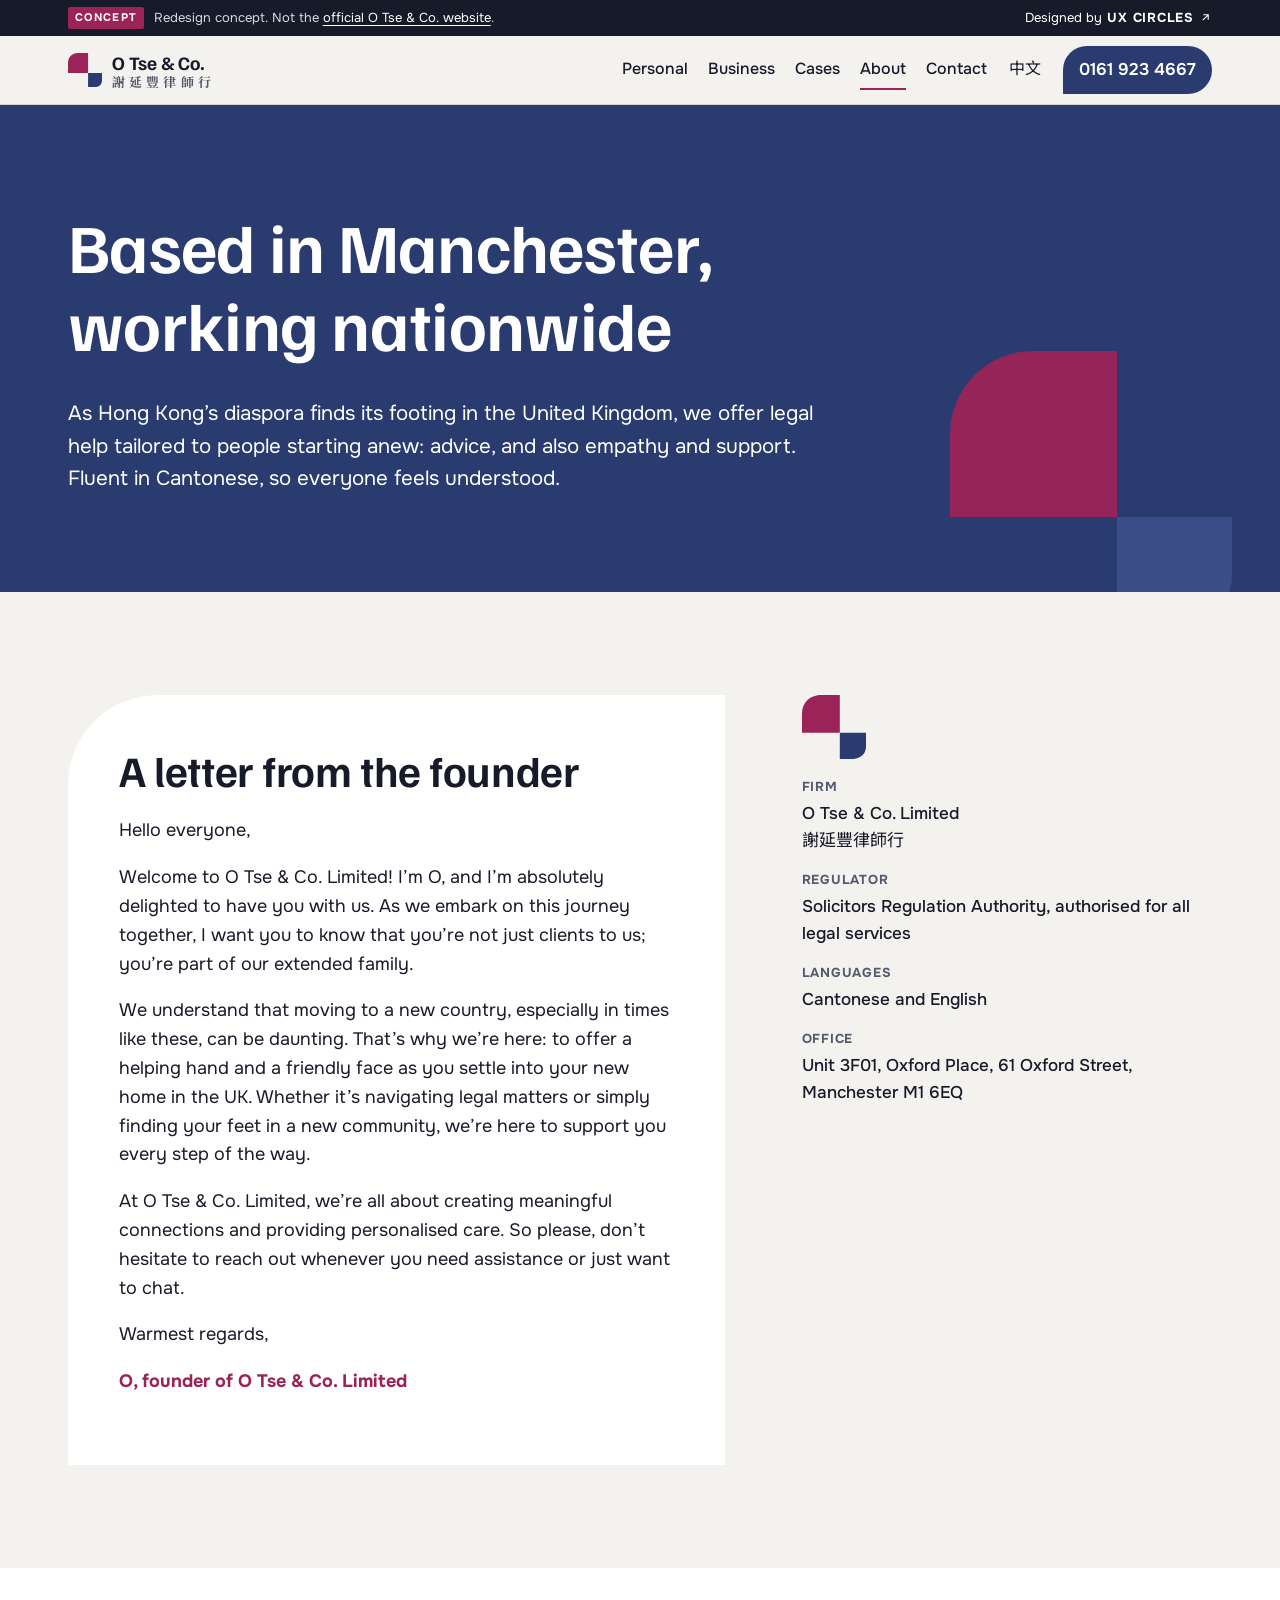
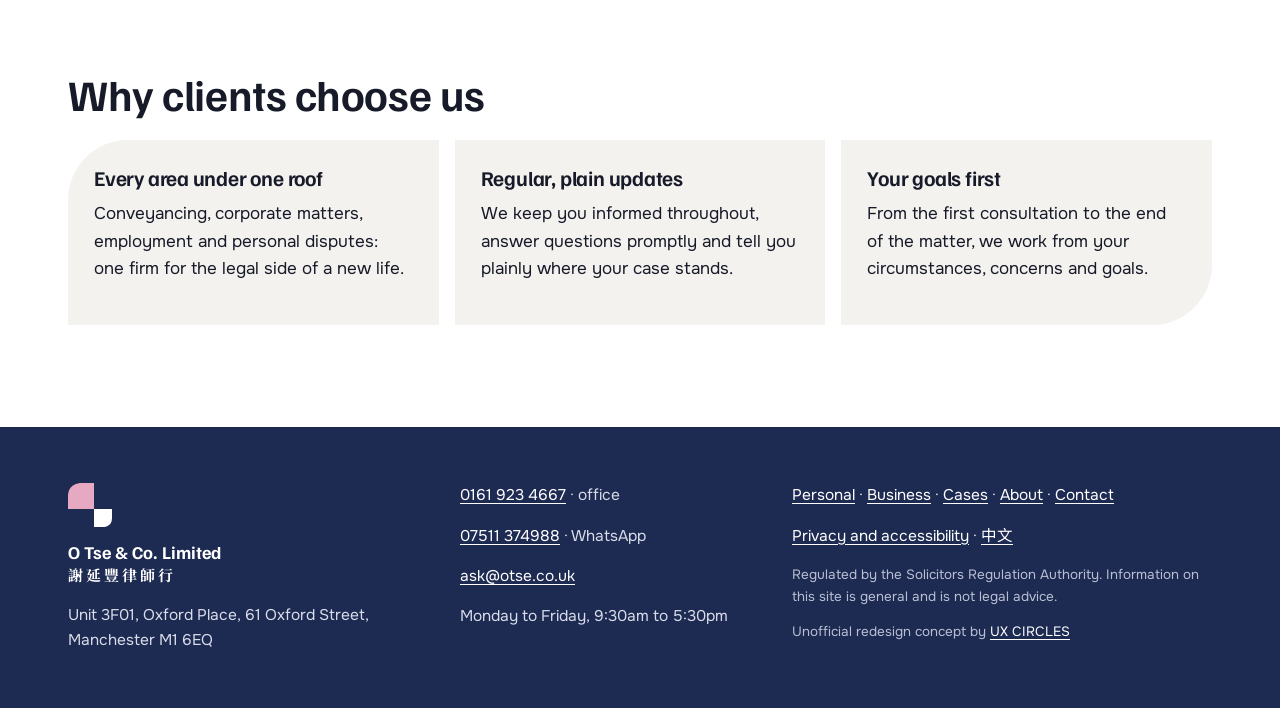
<file: about.html>
<!doctype html>
<html lang="en-GB">
<head>
<meta charset="utf-8">
<meta name="viewport" content="width=device-width, initial-scale=1">
<meta name="robots" content="noindex, nofollow">
<title>About | O Tse &amp; Co. (concept)</title>
<meta name="description" content="A Manchester law firm for the Hong Kong community in the UK.">
<link rel="alternate" hreflang="en" href="https://uxcircles.github.io/otse/about.html">
<link rel="alternate" hreflang="zh-Hant" href="https://uxcircles.github.io/otse/zh/about.html">
<link rel="icon" type="image/svg+xml" href="assets/img/favicon.svg">
<meta name="theme-color" content="#2a3b6f">
<link rel="preload" href="assets/fonts/familjen.woff2" as="font" type="font/woff2" crossorigin>
<link rel="preload" href="assets/fonts/onest.woff2" as="font" type="font/woff2" crossorigin>
<link rel="stylesheet" href="assets/site.css?v=5">
<script defer src="assets/site.js?v=5"></script>
</head>
<body class="pg-about">
<a class="skip" href="#main">Skip to content</a>
<div class="concept-bar" role="note">
  <div class="wrap concept-inner">
    <p><span class="concept-tag">Concept</span><span class="concept-long">Redesign concept. Not the <a href="https://otse.co.uk/" target="_blank" rel="noopener">official O Tse &amp; Co. website</a>.</span></p>
    <a href="https://ux-circles.com/professionals" target="_blank" rel="noopener"><span class="concept-by">Designed by </span><strong>UX CIRCLES</strong> <svg viewBox="0 0 24 24" aria-hidden="true"><path d="M7 17 17 7M8 7h9v9"/></svg></a>
  </div>
</div>
<header class="head" id="top">
  <div class="wrap head-in">
    <a class="brand" href="index.html" aria-label="O Tse &amp; Co., home">
      <img class="brand-mark" src="assets/img/mark.svg" width="70" height="70" alt="" aria-hidden="true">
      <span class="brand-txt"><span class="brand-en">O Tse &amp; Co.</span><span class="brand-zh" lang="zh-Hant">謝延豐律師行</span></span>
    </a>
    <nav class="nav" aria-label="Main"><a href="personal.html">Personal</a><a href="business.html">Business</a><a href="cases.html">Cases</a><a href="about.html" aria-current=page>About</a><a href="contact.html">Contact</a></nav>
    <a class="lang" href="zh/about.html" lang="zh-Hant" hreflang="zh-Hant">中文</a>
    <a class="head-call" href="tel:+441619234667">0161 923 4667</a>
    <button class="menu-btn" type="button" aria-expanded="false" aria-controls="menu">Menu</button>
  </div>
  <div class="menu" id="menu" hidden>
    <nav class="wrap" aria-label="Menu">
      <a href="personal.html">Personal</a><a href="business.html">Business</a><a href="cases.html">Cases</a><a href="about.html" aria-current=page>About</a><a href="contact.html">Contact</a>
      <a href="zh/about.html" lang="zh-Hant">中文</a>
      <a href="tel:+441619234667">Call 0161 923 4667</a>
    </nav>
  </div>
</header>
<main id="main">
<section class="page-hero ph-navy">
  <div class="wrap ph-in">
    <h1>Based in Manchester, working nationwide</h1>
    <p>As Hong Kong’s diaspora finds its footing in the United Kingdom, we offer legal help tailored to people starting anew: advice, and also empathy and support. Fluent in Cantonese, so everyone feels understood.</p>
  </div>
  <div class="tiles ph-tiles" aria-hidden="true"><i></i><i></i></div>
</section>
<section class="sec">
  <div class="wrap about-grid">
    <article class="letter-full" aria-labelledby="lt-h">
      <h2 id="lt-h">A letter from the founder</h2>
      <p>Hello everyone,</p><p>Welcome to O Tse &amp; Co. Limited! I’m O, and I’m absolutely delighted to have you with us. As we embark on this journey together, I want you to know that you’re not just clients to us; you’re part of our extended family.</p><p>We understand that moving to a new country, especially in times like these, can be daunting. That’s why we’re here: to offer a helping hand and a friendly face as you settle into your new home in the UK. Whether it’s navigating legal matters or simply finding your feet in a new community, we’re here to support you every step of the way.</p><p>At O Tse &amp; Co. Limited, we’re all about creating meaningful connections and providing personalised care. So please, don’t hesitate to reach out whenever you need assistance or just want to chat.</p><p>Warmest regards,</p>
      <p class="letter-sign">O, founder of O Tse &amp; Co. Limited</p>
    </article>
    <aside class="facts">
      <img class="facts-mark" src="assets/img/mark.svg" width="70" height="70" alt="" aria-hidden="true">
      <dl>
        <dt>Firm</dt><dd>O Tse &amp; Co. Limited<br><span lang="zh-Hant">謝延豐律師行</span></dd>
        <dt>Regulator</dt><dd>Solicitors Regulation Authority, authorised for all legal services</dd>
        <dt>Languages</dt><dd>Cantonese and English</dd>
        <dt>Office</dt><dd>Unit 3F01, Oxford Place, 61 Oxford Street, Manchester M1 6EQ</dd>
      </dl>
    </aside>
  </div>
</section>
<section class="sec vals-sec" aria-labelledby="vals-h">
  <div class="wrap">
    <h2 id="vals-h">Why clients choose us</h2>
    <ul class="vals"><li><h3>Every area under one roof</h3><p>Conveyancing, corporate matters, employment and personal disputes: one firm for the legal side of a new life.</p></li><li><h3>Regular, plain updates</h3><p>We keep you informed throughout, answer questions promptly and tell you plainly where your case stands.</p></li><li><h3>Your goals first</h3><p>From the first consultation to the end of the matter, we work from your circumstances, concerns and goals.</p></li></ul>
  </div>
</section></main>
<footer class="foot">
  <div class="wrap foot-grid">
    <div class="foot-id">
      <img class="foot-mark" src="assets/img/mark-white.svg" width="70" height="70" alt="" aria-hidden="true">
      <p class="foot-name">O Tse &amp; Co. Limited<br><span lang="zh-Hant">謝延豐律師行</span></p>
      <p>Unit 3F01, Oxford Place, 61 Oxford Street, Manchester M1 6EQ</p>
    </div>
    <div>
      <p><a href="tel:+441619234667">0161 923 4667</a> · office</p>
      <p><a href="https://wa.me/447511374988">07511 374988</a> · WhatsApp</p>
      <p><a href="mailto:ask@otse.co.uk">ask@otse.co.uk</a></p>
      <p>Monday to Friday, 9:30am to 5:30pm</p>
    </div>
    <div>
      <p><a href="personal.html">Personal</a> · <a href="business.html">Business</a> · <a href="cases.html">Cases</a> · <a href="about.html">About</a> · <a href="contact.html">Contact</a></p>
      <p><a href="privacy.html">Privacy and accessibility</a> · <a href="zh/about.html" lang="zh-Hant">中文</a></p>
      <p class="foot-small">Regulated by the Solicitors Regulation Authority. Information on this site is general and is not legal advice.</p>
      <p class="foot-small">Unofficial redesign concept by <a href="https://ux-circles.com/professionals" target="_blank" rel="noopener">UX CIRCLES</a></p>
    </div>
  </div>
</footer>
<nav class="mbar" aria-label="Quick actions">
  <a href="tel:+441619234667"><span class="mb-ic mb-call" aria-hidden="true"></span>Call</a>
  <a href="https://wa.me/447511374988?text=Hello%2C%20I%20would%20like%20to%20book%20a%20first%20consultation." data-wa><span class="mb-ic mb-wa" aria-hidden="true"></span>WhatsApp</a>
  <a href="contact.html#ask"><span class="mb-ic mb-ask" aria-hidden="true"></span>Ask</a>
</nav>
</body>
</html>
</file>
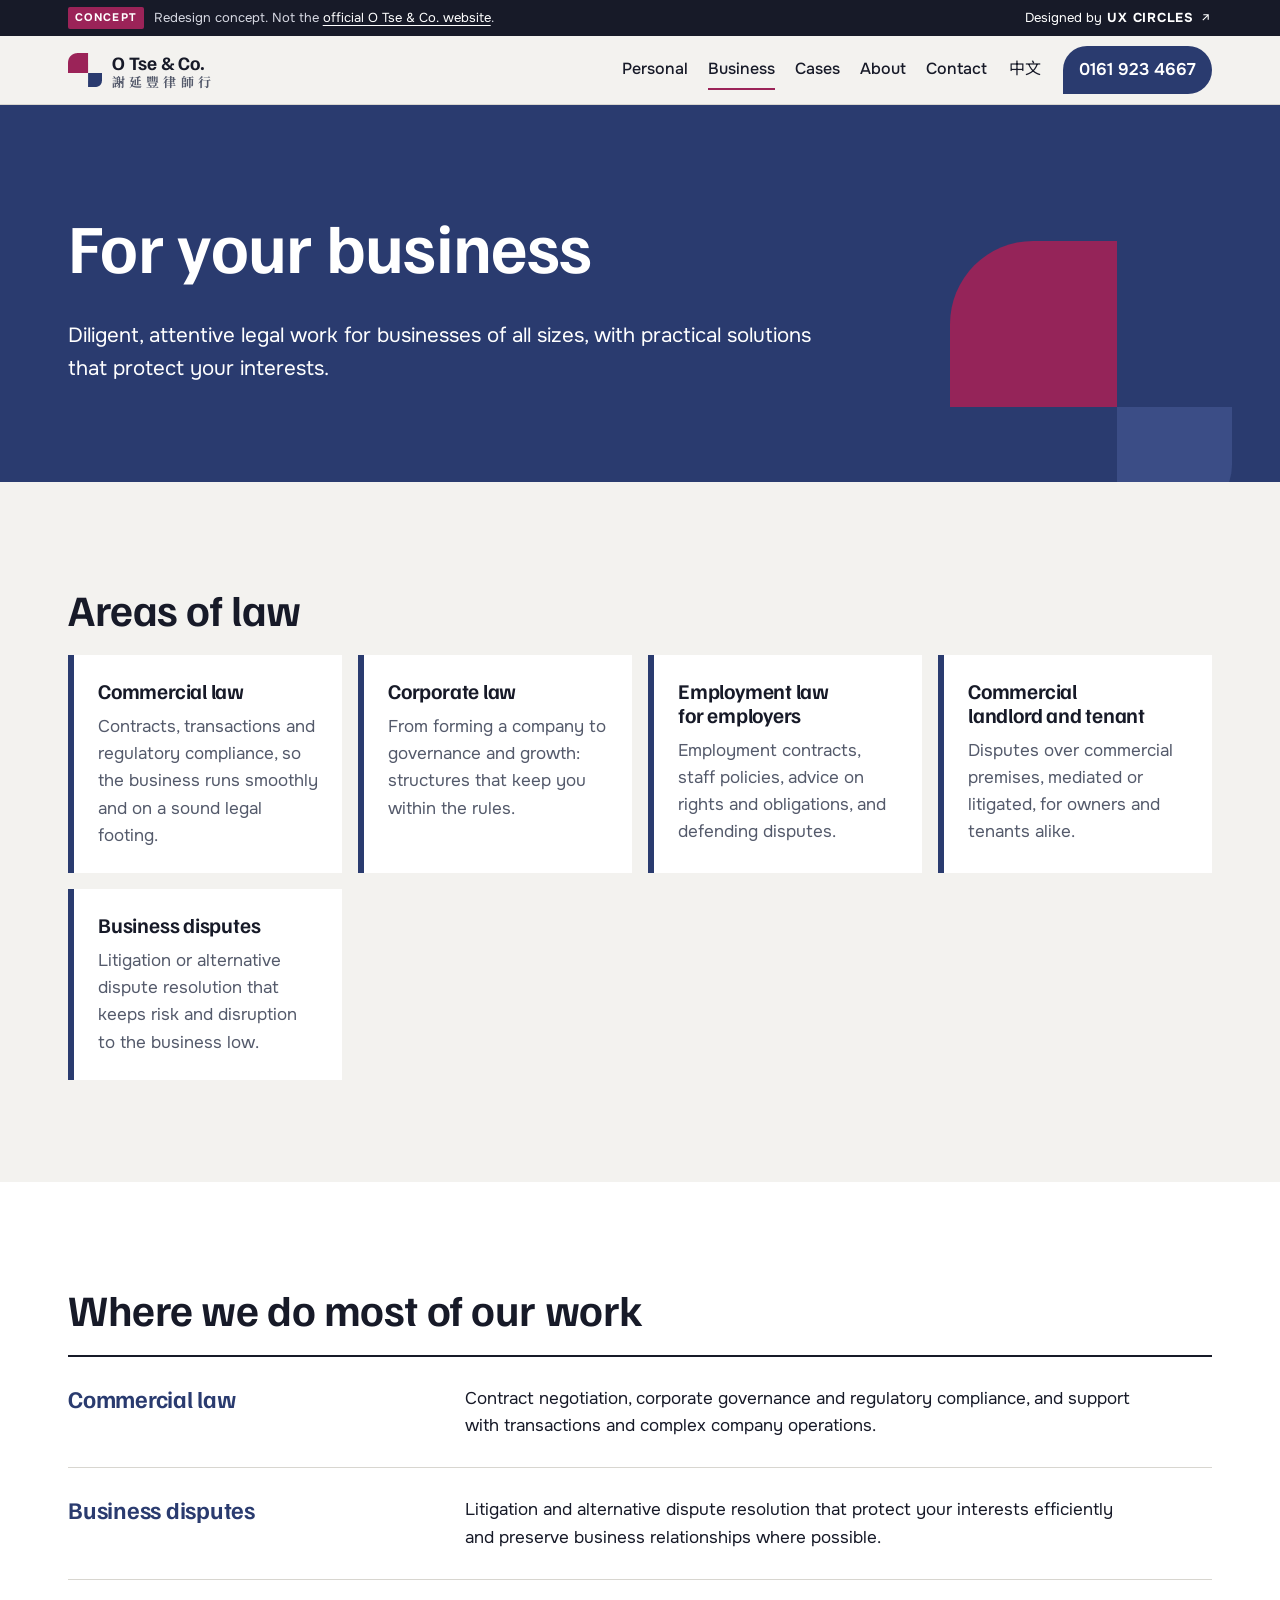
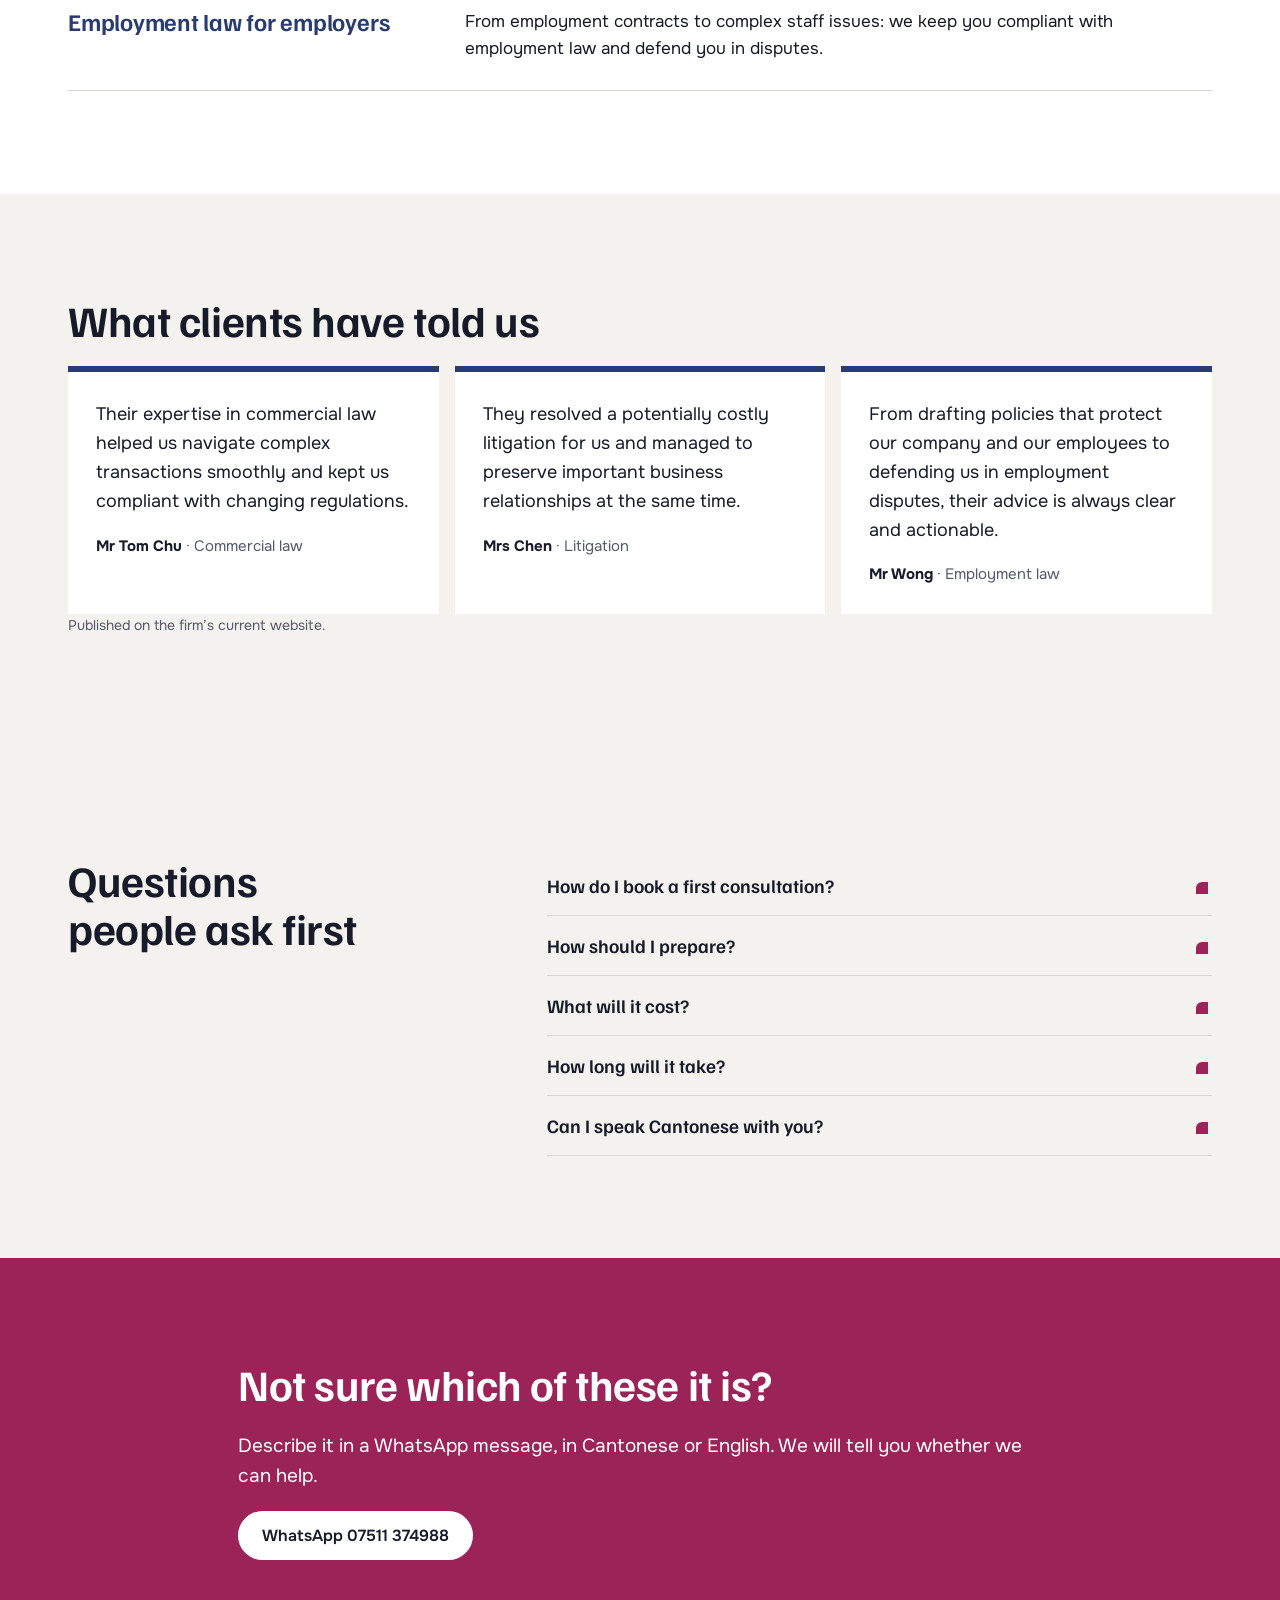
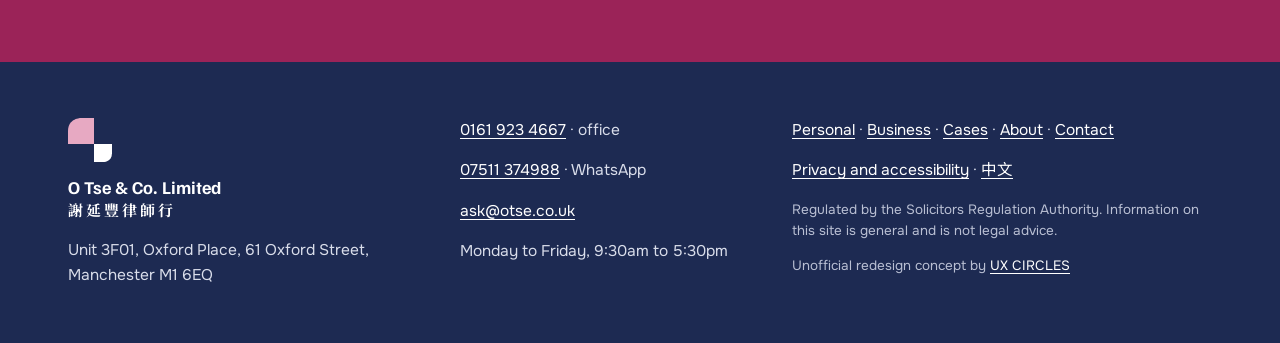
<file: business.html>
<!doctype html>
<html lang="en-GB">
<head>
<meta charset="utf-8">
<meta name="viewport" content="width=device-width, initial-scale=1">
<meta name="robots" content="noindex, nofollow">
<title>For your business | O Tse &amp; Co. (concept)</title>
<meta name="description" content="Diligent, attentive legal work for businesses of all sizes, with practical solutions that protect your interests.">
<link rel="alternate" hreflang="en" href="https://uxcircles.github.io/otse/business.html">
<link rel="alternate" hreflang="zh-Hant" href="https://uxcircles.github.io/otse/zh/business.html">
<link rel="icon" type="image/svg+xml" href="assets/img/favicon.svg">
<meta name="theme-color" content="#2a3b6f">
<link rel="preload" href="assets/fonts/familjen.woff2" as="font" type="font/woff2" crossorigin>
<link rel="preload" href="assets/fonts/onest.woff2" as="font" type="font/woff2" crossorigin>
<link rel="stylesheet" href="assets/site.css?v=5">
<script defer src="assets/site.js?v=5"></script>
</head>
<body class="pg-business">
<a class="skip" href="#main">Skip to content</a>
<div class="concept-bar" role="note">
  <div class="wrap concept-inner">
    <p><span class="concept-tag">Concept</span><span class="concept-long">Redesign concept. Not the <a href="https://otse.co.uk/" target="_blank" rel="noopener">official O Tse &amp; Co. website</a>.</span></p>
    <a href="https://ux-circles.com/professionals" target="_blank" rel="noopener"><span class="concept-by">Designed by </span><strong>UX CIRCLES</strong> <svg viewBox="0 0 24 24" aria-hidden="true"><path d="M7 17 17 7M8 7h9v9"/></svg></a>
  </div>
</div>
<header class="head" id="top">
  <div class="wrap head-in">
    <a class="brand" href="index.html" aria-label="O Tse &amp; Co., home">
      <img class="brand-mark" src="assets/img/mark.svg" width="70" height="70" alt="" aria-hidden="true">
      <span class="brand-txt"><span class="brand-en">O Tse &amp; Co.</span><span class="brand-zh" lang="zh-Hant">謝延豐律師行</span></span>
    </a>
    <nav class="nav" aria-label="Main"><a href="personal.html">Personal</a><a href="business.html" aria-current=page>Business</a><a href="cases.html">Cases</a><a href="about.html">About</a><a href="contact.html">Contact</a></nav>
    <a class="lang" href="zh/business.html" lang="zh-Hant" hreflang="zh-Hant">中文</a>
    <a class="head-call" href="tel:+441619234667">0161 923 4667</a>
    <button class="menu-btn" type="button" aria-expanded="false" aria-controls="menu">Menu</button>
  </div>
  <div class="menu" id="menu" hidden>
    <nav class="wrap" aria-label="Menu">
      <a href="personal.html">Personal</a><a href="business.html" aria-current=page>Business</a><a href="cases.html">Cases</a><a href="about.html">About</a><a href="contact.html">Contact</a>
      <a href="zh/business.html" lang="zh-Hant">中文</a>
      <a href="tel:+441619234667">Call 0161 923 4667</a>
    </nav>
  </div>
</header>
<main id="main">
<section class="page-hero ph-navy">
  <div class="wrap ph-in">
    <h1>For your business</h1>
    <p>Diligent, attentive legal work for businesses of all sizes, with practical solutions that protect your interests.</p>
  </div>
  <div class="tiles ph-tiles" aria-hidden="true"><i></i><i></i></div>
</section><section class="sec" aria-labelledby="areas-h">
  <div class="wrap">
    <h2 id="areas-h">Areas of law</h2>
    <ul class="areas areas-navy"><li id="commercial"><h3>Commercial law</h3><p>Contracts, transactions and regulatory compliance, so the business runs smoothly and on a sound legal footing.</p></li><li id="corporate"><h3>Corporate law</h3><p>From forming a company to governance and growth: structures that keep you within the rules.</p></li><li id="employer"><h3>Employment law for employers</h3><p>Employment contracts, staff policies, advice on rights and obligations, and defending disputes.</p></li><li id="commercial-lease"><h3>Commercial landlord and tenant</h3><p>Disputes over commercial premises, mediated or litigated, for owners and tenants alike.</p></li><li id="business-dispute"><h3>Business disputes</h3><p>Litigation or alternative dispute resolution that keeps risk and disruption to the business low.</p></li></ul>
  </div>
</section><section class="sec deep deep-navy" aria-labelledby="deep-h">
  <div class="wrap">
    <h2 id="deep-h">Where we do most of our work</h2>
    <div class="deep-rows"><div class="deep-row"><h3>Commercial law</h3><p>Contract negotiation, corporate governance and regulatory compliance, and support with transactions and complex company operations.</p></div><div class="deep-row"><h3>Business disputes</h3><p>Litigation and alternative dispute resolution that protect your interests efficiently and preserve business relationships where possible.</p></div><div class="deep-row"><h3>Employment law for employers</h3><p>From employment contracts to complex staff issues: we keep you compliant with employment law and defend you in disputes.</p></div></div>
  </div>
</section><section class="sec quotes-sec quotes-navy" aria-labelledby="q-h">
  <div class="wrap">
    <h2 id="q-h">What clients have told us</h2>
    <div class="quotes"><figure class="quote"><blockquote><p>Their expertise in commercial law helped us navigate complex transactions smoothly and kept us compliant with changing regulations.</p></blockquote><figcaption><strong>Mr Tom Chu</strong> · Commercial law</figcaption></figure><figure class="quote"><blockquote><p>They resolved a potentially costly litigation for us and managed to preserve important business relationships at the same time.</p></blockquote><figcaption><strong>Mrs Chen</strong> · Litigation</figcaption></figure><figure class="quote"><blockquote><p>From drafting policies that protect our company and our employees to defending us in employment disputes, their advice is always clear and actionable.</p></blockquote><figcaption><strong>Mr Wong</strong> · Employment law</figcaption></figure></div>
    <p class="fine">Published on the firm’s current website.</p>
  </div>
</section><section class="sec faq-sec" aria-labelledby="faq-h">
  <div class="wrap faq-grid">
    <h2 id="faq-h">Questions people ask first</h2>
    <div class="faq"><details><summary>How do I book a first consultation?</summary><p>Call the office on <a href="tel:+441619234667">0161 923 4667</a>, send a WhatsApp to <a href="https://wa.me/447511374988">07511 374988</a> with a short description and the times that suit you, or email <a href="mailto:ask@otse.co.uk">ask@otse.co.uk</a>.</p></details><details><summary>How should I prepare?</summary><p>Gather the documents related to your matter, and write a short timeline of what happened. Think about what you want to achieve. The <a href="contact.html#prepare">first-meeting checklist</a> lists what to bring for the common matters.</p></details><details><summary>What will it cost?</summary><p>Fees depend on the complexity of the matter and the type of work. We offer hourly rates and fixed fees, depending on the case, and give you a clear outline of the expected costs at your first consultation.</p></details><details><summary>How long will it take?</summary><p>It depends on how complex the case is, how far the other parties cooperate and how busy the courts are. We work to resolve matters as efficiently as possible and tell you honestly when something will take longer.</p></details><details><summary>Can I speak Cantonese with you?</summary><p>Yes. The firm is fluent in Cantonese and works with many families who have moved from Hong Kong. Meetings can be in Cantonese or English, at the office on Oxford Street or by phone or video, nationwide.</p></details></div>
  </div>
</section><section class="sec cta-band cta-navy">
  <div class="wrap cta-in">
    <h2>Not sure which of these it is?</h2>
    <p>Describe it in a WhatsApp message, in Cantonese or English. We will tell you whether we can help.</p>
    <a class="btn btn-white" href="https://wa.me/447511374988?text=Hello%2C%20I%20would%20like%20to%20ask%20about%20a%20legal%20matter." data-wa>WhatsApp 07511 374988</a>
  </div>
</section></main>
<footer class="foot">
  <div class="wrap foot-grid">
    <div class="foot-id">
      <img class="foot-mark" src="assets/img/mark-white.svg" width="70" height="70" alt="" aria-hidden="true">
      <p class="foot-name">O Tse &amp; Co. Limited<br><span lang="zh-Hant">謝延豐律師行</span></p>
      <p>Unit 3F01, Oxford Place, 61 Oxford Street, Manchester M1 6EQ</p>
    </div>
    <div>
      <p><a href="tel:+441619234667">0161 923 4667</a> · office</p>
      <p><a href="https://wa.me/447511374988">07511 374988</a> · WhatsApp</p>
      <p><a href="mailto:ask@otse.co.uk">ask@otse.co.uk</a></p>
      <p>Monday to Friday, 9:30am to 5:30pm</p>
    </div>
    <div>
      <p><a href="personal.html">Personal</a> · <a href="business.html">Business</a> · <a href="cases.html">Cases</a> · <a href="about.html">About</a> · <a href="contact.html">Contact</a></p>
      <p><a href="privacy.html">Privacy and accessibility</a> · <a href="zh/business.html" lang="zh-Hant">中文</a></p>
      <p class="foot-small">Regulated by the Solicitors Regulation Authority. Information on this site is general and is not legal advice.</p>
      <p class="foot-small">Unofficial redesign concept by <a href="https://ux-circles.com/professionals" target="_blank" rel="noopener">UX CIRCLES</a></p>
    </div>
  </div>
</footer>
<nav class="mbar" aria-label="Quick actions">
  <a href="tel:+441619234667"><span class="mb-ic mb-call" aria-hidden="true"></span>Call</a>
  <a href="https://wa.me/447511374988?text=Hello%2C%20I%20would%20like%20to%20book%20a%20first%20consultation." data-wa><span class="mb-ic mb-wa" aria-hidden="true"></span>WhatsApp</a>
  <a href="contact.html#ask"><span class="mb-ic mb-ask" aria-hidden="true"></span>Ask</a>
</nav>
</body>
</html>
</file>
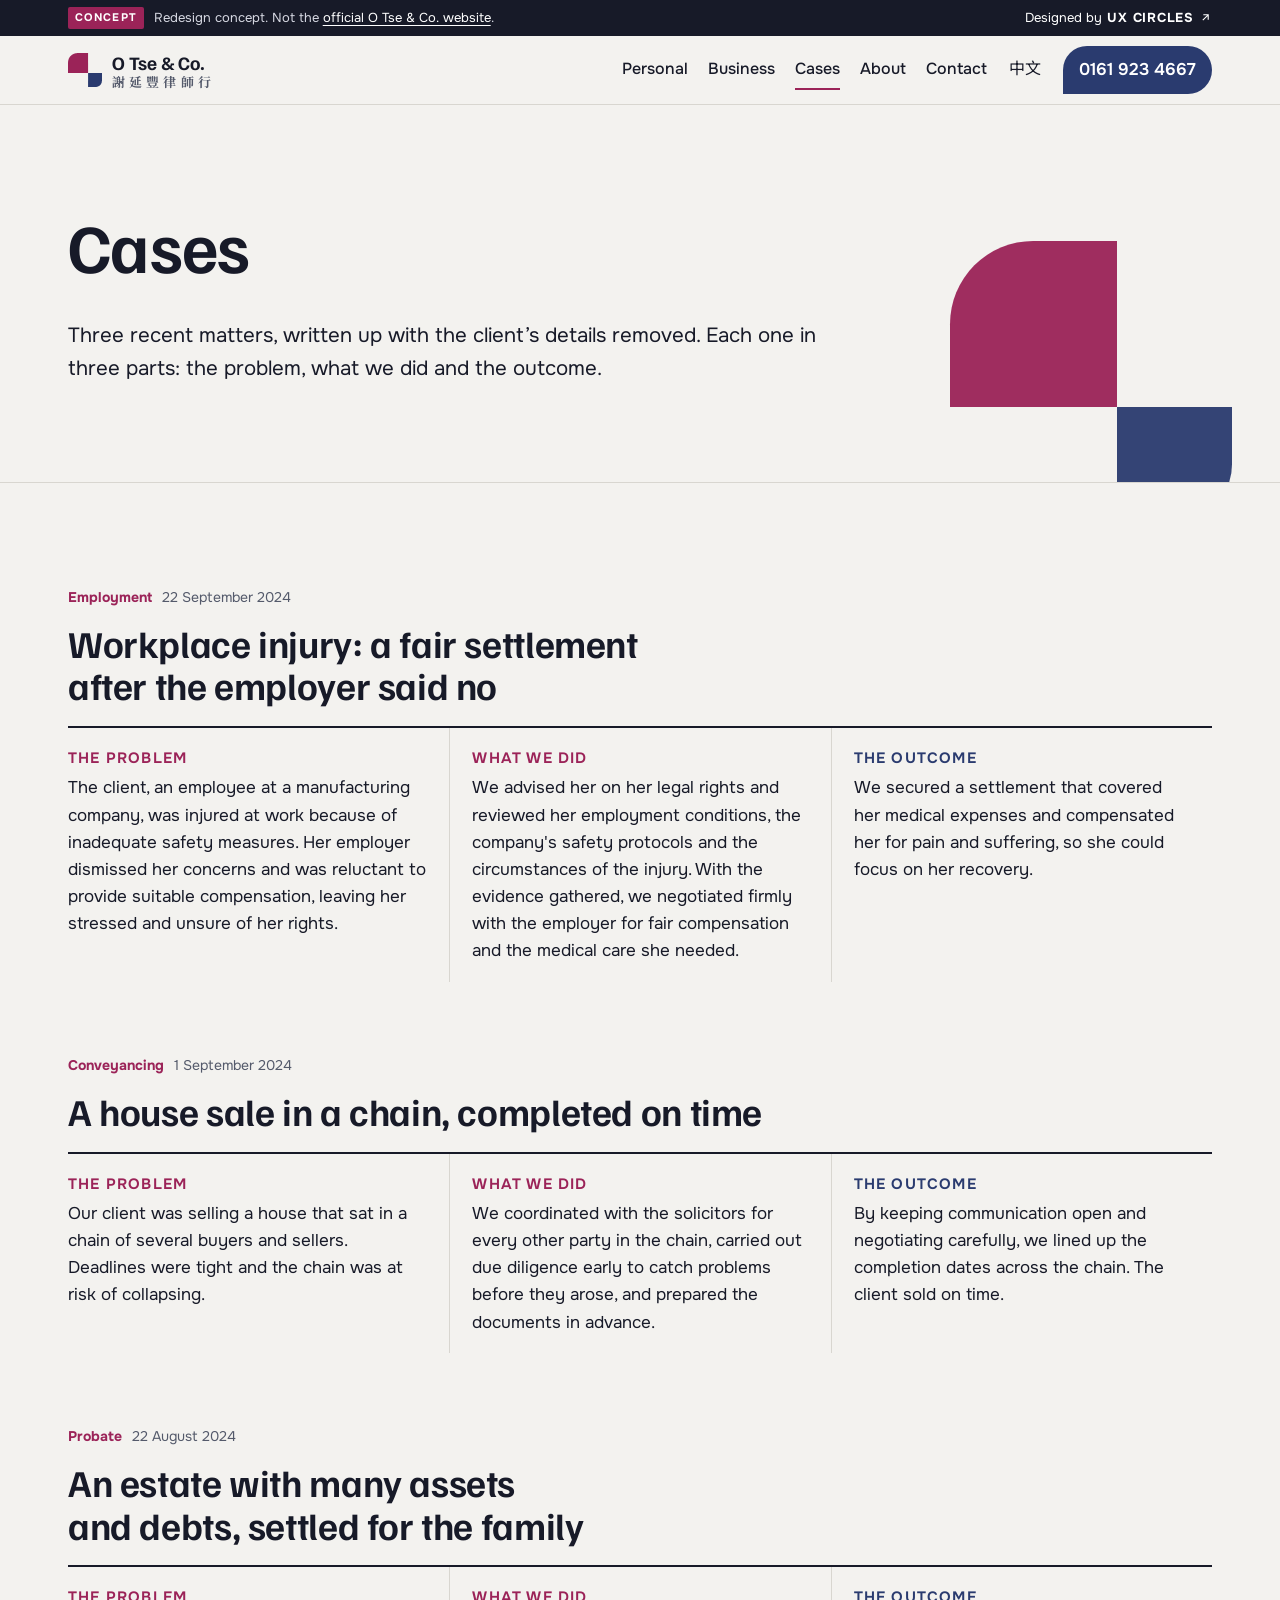
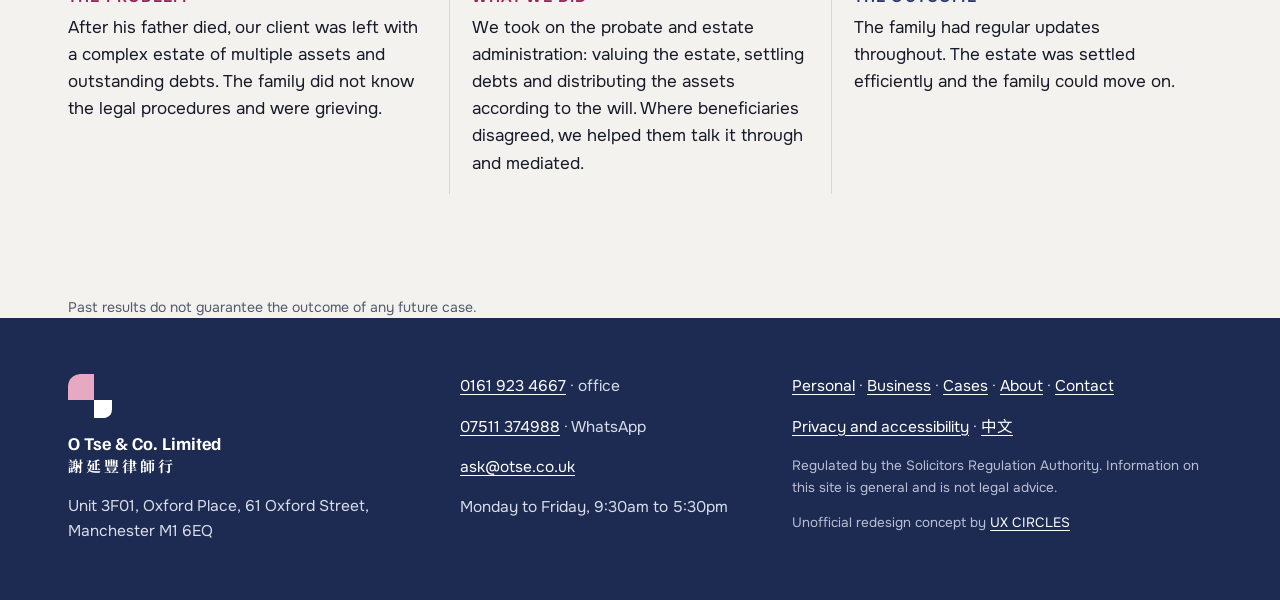
<file: cases.html>
<!doctype html>
<html lang="en-GB">
<head>
<meta charset="utf-8">
<meta name="viewport" content="width=device-width, initial-scale=1">
<meta name="robots" content="noindex, nofollow">
<title>Cases | O Tse &amp; Co. (concept)</title>
<meta name="description" content="Recent employment, conveyancing and probate cases.">
<link rel="alternate" hreflang="en" href="https://uxcircles.github.io/otse/cases.html">
<link rel="alternate" hreflang="zh-Hant" href="https://uxcircles.github.io/otse/zh/cases.html">
<link rel="icon" type="image/svg+xml" href="assets/img/favicon.svg">
<meta name="theme-color" content="#2a3b6f">
<link rel="preload" href="assets/fonts/familjen.woff2" as="font" type="font/woff2" crossorigin>
<link rel="preload" href="assets/fonts/onest.woff2" as="font" type="font/woff2" crossorigin>
<link rel="stylesheet" href="assets/site.css?v=5">
<script defer src="assets/site.js?v=5"></script>
</head>
<body class="pg-cases">
<a class="skip" href="#main">Skip to content</a>
<div class="concept-bar" role="note">
  <div class="wrap concept-inner">
    <p><span class="concept-tag">Concept</span><span class="concept-long">Redesign concept. Not the <a href="https://otse.co.uk/" target="_blank" rel="noopener">official O Tse &amp; Co. website</a>.</span></p>
    <a href="https://ux-circles.com/professionals" target="_blank" rel="noopener"><span class="concept-by">Designed by </span><strong>UX CIRCLES</strong> <svg viewBox="0 0 24 24" aria-hidden="true"><path d="M7 17 17 7M8 7h9v9"/></svg></a>
  </div>
</div>
<header class="head" id="top">
  <div class="wrap head-in">
    <a class="brand" href="index.html" aria-label="O Tse &amp; Co., home">
      <img class="brand-mark" src="assets/img/mark.svg" width="70" height="70" alt="" aria-hidden="true">
      <span class="brand-txt"><span class="brand-en">O Tse &amp; Co.</span><span class="brand-zh" lang="zh-Hant">謝延豐律師行</span></span>
    </a>
    <nav class="nav" aria-label="Main"><a href="personal.html">Personal</a><a href="business.html">Business</a><a href="cases.html" aria-current=page>Cases</a><a href="about.html">About</a><a href="contact.html">Contact</a></nav>
    <a class="lang" href="zh/cases.html" lang="zh-Hant" hreflang="zh-Hant">中文</a>
    <a class="head-call" href="tel:+441619234667">0161 923 4667</a>
    <button class="menu-btn" type="button" aria-expanded="false" aria-controls="menu">Menu</button>
  </div>
  <div class="menu" id="menu" hidden>
    <nav class="wrap" aria-label="Menu">
      <a href="personal.html">Personal</a><a href="business.html">Business</a><a href="cases.html" aria-current=page>Cases</a><a href="about.html">About</a><a href="contact.html">Contact</a>
      <a href="zh/cases.html" lang="zh-Hant">中文</a>
      <a href="tel:+441619234667">Call 0161 923 4667</a>
    </nav>
  </div>
</header>
<main id="main">
<section class="page-hero ph-paper">
  <div class="wrap ph-in">
    <h1>Cases</h1>
    <p>Three recent matters, written up with the client’s details removed. Each one in three parts: the problem, what we did and the outcome.</p>
  </div>
  <div class="tiles ph-tiles" aria-hidden="true"><i></i><i></i></div>
</section>
<section class="sec">
  <div class="wrap cases-list"><article class="case" id="workplace-injury">
  <header><p class="case-meta"><span>Employment</span> <time>22 September 2024</time></p><h2>Workplace injury: a fair settlement after the employer said no</h2></header>
  <div class="cs-steps"><div class="cs-step"><h3>The problem</h3><p>The client, an employee at a manufacturing company, was injured at work because of inadequate safety measures. Her employer dismissed her concerns and was reluctant to provide suitable compensation, leaving her stressed and unsure of her rights.</p></div><div class="cs-step"><h3>What we did</h3><p>We advised her on her legal rights and reviewed her employment conditions, the company's safety protocols and the circumstances of the injury. With the evidence gathered, we negotiated firmly with the employer for fair compensation and the medical care she needed.</p></div><div class="cs-step"><h3>The outcome</h3><p>We secured a settlement that covered her medical expenses and compensated her for pain and suffering, so she could focus on her recovery.</p></div></div>
</article><article class="case" id="property-chain">
  <header><p class="case-meta"><span>Conveyancing</span> <time>1 September 2024</time></p><h2>A house sale in a chain, completed on time</h2></header>
  <div class="cs-steps"><div class="cs-step"><h3>The problem</h3><p>Our client was selling a house that sat in a chain of several buyers and sellers. Deadlines were tight and the chain was at risk of collapsing.</p></div><div class="cs-step"><h3>What we did</h3><p>We coordinated with the solicitors for every other party in the chain, carried out due diligence early to catch problems before they arose, and prepared the documents in advance.</p></div><div class="cs-step"><h3>The outcome</h3><p>By keeping communication open and negotiating carefully, we lined up the completion dates across the chain. The client sold on time.</p></div></div>
</article><article class="case" id="estate">
  <header><p class="case-meta"><span>Probate</span> <time>22 August 2024</time></p><h2>An estate with many assets and debts, settled for the family</h2></header>
  <div class="cs-steps"><div class="cs-step"><h3>The problem</h3><p>After his father died, our client was left with a complex estate of multiple assets and outstanding debts. The family did not know the legal procedures and were grieving.</p></div><div class="cs-step"><h3>What we did</h3><p>We took on the probate and estate administration: valuing the estate, settling debts and distributing the assets according to the will. Where beneficiaries disagreed, we helped them talk it through and mediated.</p></div><div class="cs-step"><h3>The outcome</h3><p>The family had regular updates throughout. The estate was settled efficiently and the family could move on.</p></div></div>
</article></div>
</section>
<p class="wrap fine">Past results do not guarantee the outcome of any future case.</p></main>
<footer class="foot">
  <div class="wrap foot-grid">
    <div class="foot-id">
      <img class="foot-mark" src="assets/img/mark-white.svg" width="70" height="70" alt="" aria-hidden="true">
      <p class="foot-name">O Tse &amp; Co. Limited<br><span lang="zh-Hant">謝延豐律師行</span></p>
      <p>Unit 3F01, Oxford Place, 61 Oxford Street, Manchester M1 6EQ</p>
    </div>
    <div>
      <p><a href="tel:+441619234667">0161 923 4667</a> · office</p>
      <p><a href="https://wa.me/447511374988">07511 374988</a> · WhatsApp</p>
      <p><a href="mailto:ask@otse.co.uk">ask@otse.co.uk</a></p>
      <p>Monday to Friday, 9:30am to 5:30pm</p>
    </div>
    <div>
      <p><a href="personal.html">Personal</a> · <a href="business.html">Business</a> · <a href="cases.html">Cases</a> · <a href="about.html">About</a> · <a href="contact.html">Contact</a></p>
      <p><a href="privacy.html">Privacy and accessibility</a> · <a href="zh/cases.html" lang="zh-Hant">中文</a></p>
      <p class="foot-small">Regulated by the Solicitors Regulation Authority. Information on this site is general and is not legal advice.</p>
      <p class="foot-small">Unofficial redesign concept by <a href="https://ux-circles.com/professionals" target="_blank" rel="noopener">UX CIRCLES</a></p>
    </div>
  </div>
</footer>
<nav class="mbar" aria-label="Quick actions">
  <a href="tel:+441619234667"><span class="mb-ic mb-call" aria-hidden="true"></span>Call</a>
  <a href="https://wa.me/447511374988?text=Hello%2C%20I%20would%20like%20to%20book%20a%20first%20consultation." data-wa><span class="mb-ic mb-wa" aria-hidden="true"></span>WhatsApp</a>
  <a href="contact.html#ask"><span class="mb-ic mb-ask" aria-hidden="true"></span>Ask</a>
</nav>
</body>
</html>
</file>
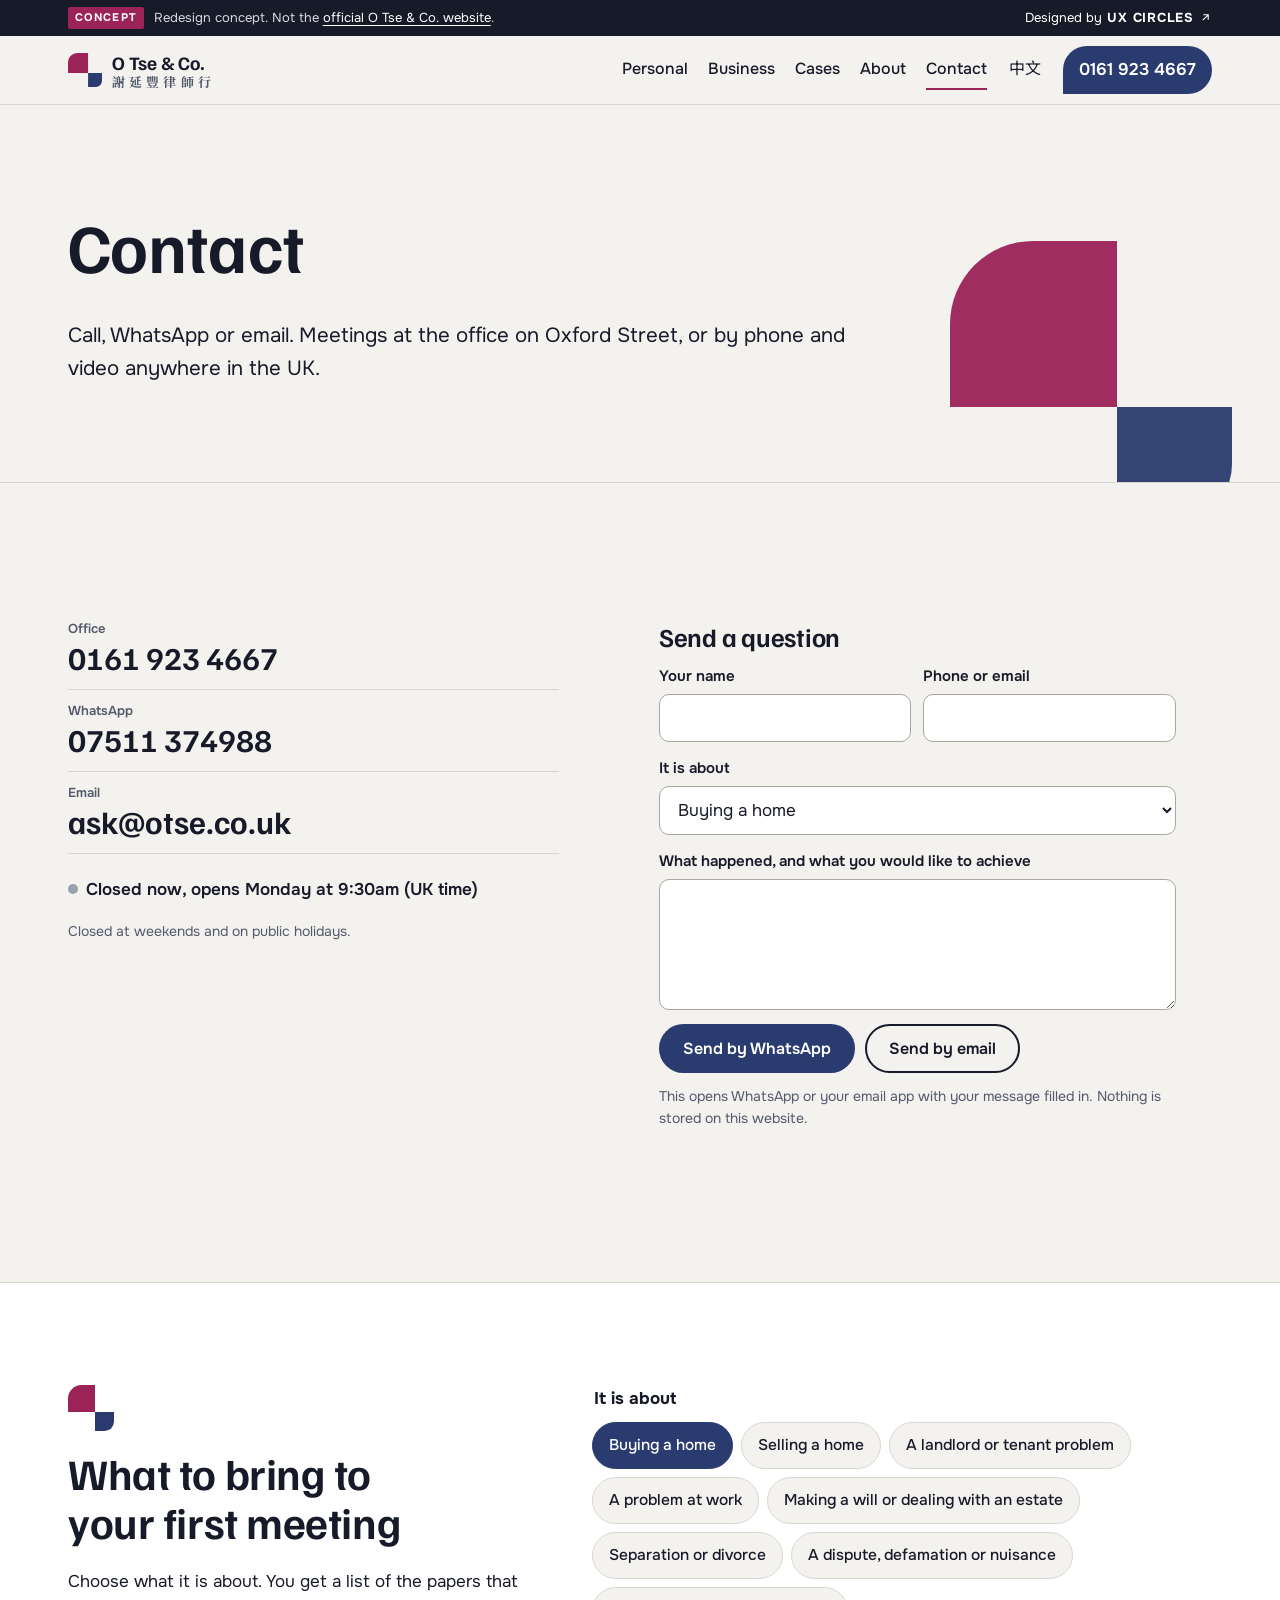
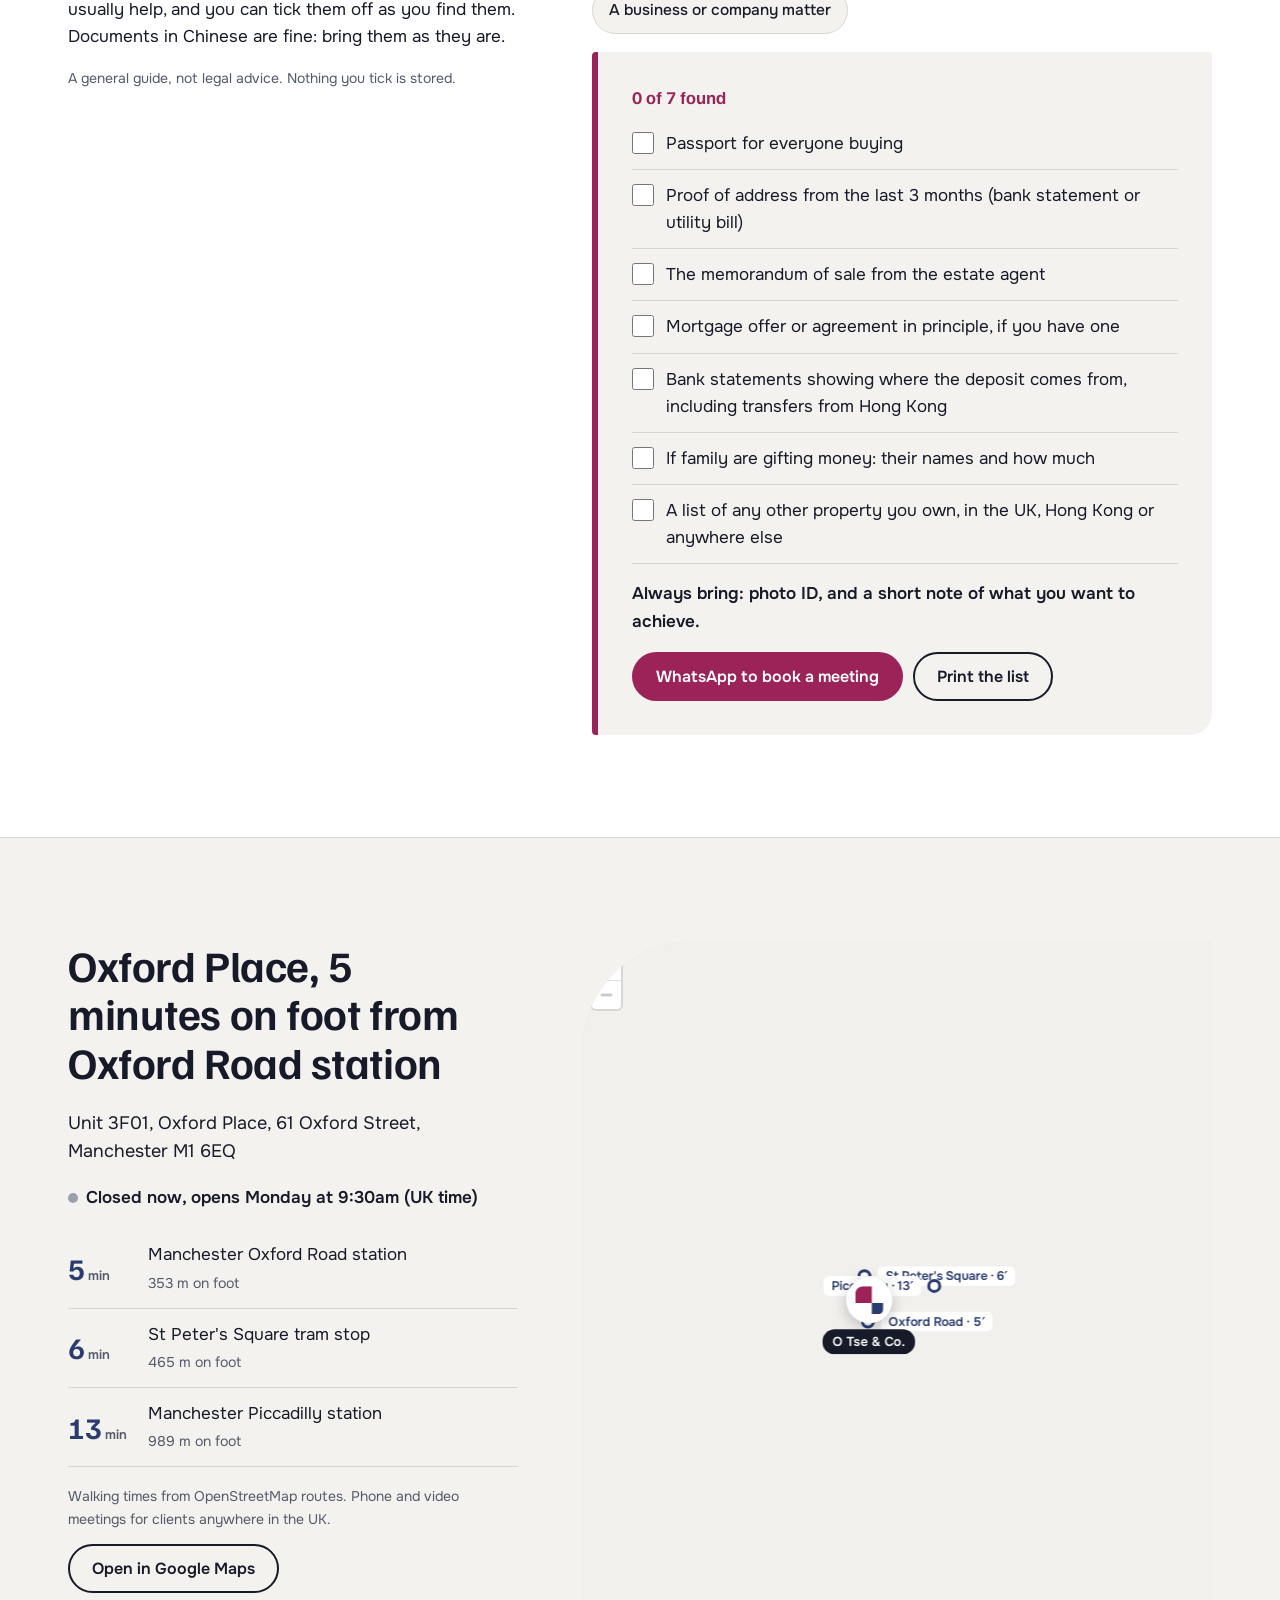
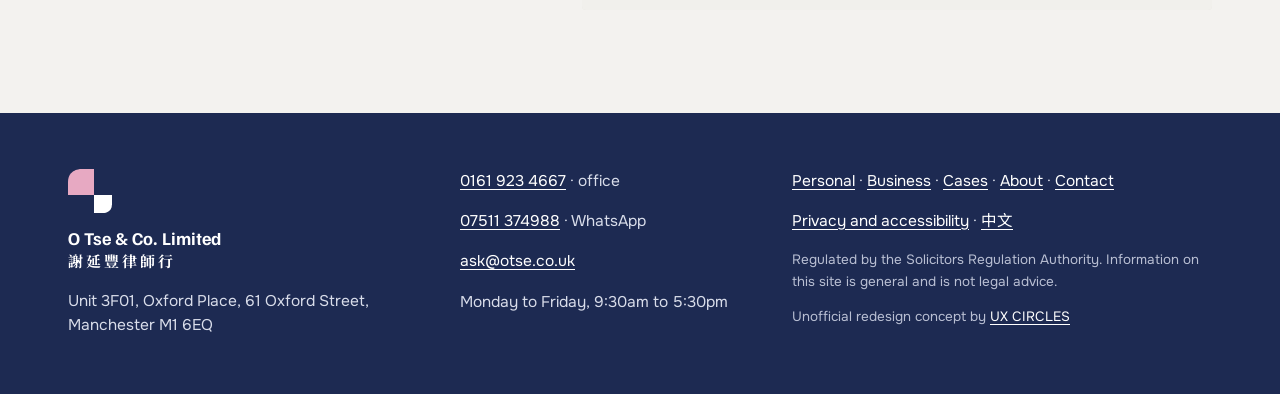
<file: contact.html>
<!doctype html>
<html lang="en-GB">
<head>
<meta charset="utf-8">
<meta name="viewport" content="width=device-width, initial-scale=1">
<meta name="robots" content="noindex, nofollow">
<title>Contact | O Tse &amp; Co. (concept)</title>
<meta name="description" content="Phone, WhatsApp, email and directions to Oxford Place, Manchester.">
<link rel="alternate" hreflang="en" href="https://uxcircles.github.io/otse/contact.html">
<link rel="alternate" hreflang="zh-Hant" href="https://uxcircles.github.io/otse/zh/contact.html">
<link rel="icon" type="image/svg+xml" href="assets/img/favicon.svg">
<meta name="theme-color" content="#2a3b6f">
<link rel="preload" href="assets/fonts/familjen.woff2" as="font" type="font/woff2" crossorigin>
<link rel="preload" href="assets/fonts/onest.woff2" as="font" type="font/woff2" crossorigin>
<link rel="stylesheet" href="assets/site.css?v=5">
<script defer src="assets/site.js?v=5"></script>
</head>
<body class="pg-contact">
<a class="skip" href="#main">Skip to content</a>
<div class="concept-bar" role="note">
  <div class="wrap concept-inner">
    <p><span class="concept-tag">Concept</span><span class="concept-long">Redesign concept. Not the <a href="https://otse.co.uk/" target="_blank" rel="noopener">official O Tse &amp; Co. website</a>.</span></p>
    <a href="https://ux-circles.com/professionals" target="_blank" rel="noopener"><span class="concept-by">Designed by </span><strong>UX CIRCLES</strong> <svg viewBox="0 0 24 24" aria-hidden="true"><path d="M7 17 17 7M8 7h9v9"/></svg></a>
  </div>
</div>
<header class="head" id="top">
  <div class="wrap head-in">
    <a class="brand" href="index.html" aria-label="O Tse &amp; Co., home">
      <img class="brand-mark" src="assets/img/mark.svg" width="70" height="70" alt="" aria-hidden="true">
      <span class="brand-txt"><span class="brand-en">O Tse &amp; Co.</span><span class="brand-zh" lang="zh-Hant">謝延豐律師行</span></span>
    </a>
    <nav class="nav" aria-label="Main"><a href="personal.html">Personal</a><a href="business.html">Business</a><a href="cases.html">Cases</a><a href="about.html">About</a><a href="contact.html" aria-current=page>Contact</a></nav>
    <a class="lang" href="zh/contact.html" lang="zh-Hant" hreflang="zh-Hant">中文</a>
    <a class="head-call" href="tel:+441619234667">0161 923 4667</a>
    <button class="menu-btn" type="button" aria-expanded="false" aria-controls="menu">Menu</button>
  </div>
  <div class="menu" id="menu" hidden>
    <nav class="wrap" aria-label="Menu">
      <a href="personal.html">Personal</a><a href="business.html">Business</a><a href="cases.html">Cases</a><a href="about.html">About</a><a href="contact.html" aria-current=page>Contact</a>
      <a href="zh/contact.html" lang="zh-Hant">中文</a>
      <a href="tel:+441619234667">Call 0161 923 4667</a>
    </nav>
  </div>
</header>
<main id="main">
<section class="page-hero ph-paper">
  <div class="wrap ph-in">
    <h1>Contact</h1>
    <p>Call, WhatsApp or email. Meetings at the office on Oxford Street, or by phone and video anywhere in the UK.</p>
  </div>
  <div class="tiles ph-tiles" aria-hidden="true"><i></i><i></i></div>
</section>
<section class="sec">
  <div class="wrap contact-grid">
    <div>
      <ul class="ways ways-big">
        <li><a href="tel:+441619234667"><small>Office</small>0161 923 4667</a></li>
        <li><a href="https://wa.me/447511374988" data-wa><small>WhatsApp</small>07511 374988</a></li>
        <li><a href="mailto:ask@otse.co.uk"><small>Email</small>ask@otse.co.uk</a></li>
      </ul>
      <p class="status" data-open><span class="status-dot" aria-hidden="true"></span><span data-open-txt>Monday to Friday, 9:30am to 5:30pm</span></p>
      <p class="fine">Closed at weekends and on public holidays.</p>
    </div>
    <form class="ask" id="ask" data-ask novalidate>
  <h2>Send a question</h2>
  <div class="ask-row">
    <label>Your name<input name="name" autocomplete="name" required></label>
    <label>Phone or email<input name="reach" autocomplete="tel" required></label>
  </div>
  <label>It is about<select name="topic"><option>Buying a home</option><option>Selling a home</option><option>A landlord or tenant problem</option><option>A problem at work</option><option>Making a will or dealing with an estate</option><option>Separation or divorce</option><option>A dispute, defamation or nuisance</option><option>A business or company matter</option><option>Something else</option></select></label>
  <label>What happened, and what you would like to achieve<textarea name="msg" rows="5" required></textarea></label>
  <p class="err" data-err hidden role="alert">Please fill in your name, how to reach you and your question.</p>
  <div class="ask-actions">
    <button class="btn btn-navy" type="submit" value="wa">Send by WhatsApp</button>
    <button class="btn btn-line" type="submit" value="mail">Send by email</button>
  </div>
  <p class="fine">This opens WhatsApp or your email app with your message filled in. Nothing is stored on this website.</p>
</form>
  </div>
</section>
<section class="sec prepare" id="prepare" aria-labelledby="prep-h">
  <div class="wrap prep-grid">
    <div class="prep-intro">
      <div class="tiles tiles-sm" aria-hidden="true"><i></i><i></i></div>
      <h2 id="prep-h">What to bring to your first meeting</h2>
      <p>Choose what it is about. You get a list of the papers that usually help, and you can tick them off as you find them. Documents in Chinese are fine: bring them as they are.</p>
      <p class="fine">A general guide, not legal advice. Nothing you tick is stored.</p>
    </div>
    <form class="ck" data-check>
      <fieldset><legend>It is about</legend><div class="picks"><label class="pick"><input type="radio" name="matter" value="buy" checked><span>Buying a home</span></label><label class="pick"><input type="radio" name="matter" value="sell"><span>Selling a home</span></label><label class="pick"><input type="radio" name="matter" value="tenancy"><span>A landlord or tenant problem</span></label><label class="pick"><input type="radio" name="matter" value="employment"><span>A problem at work</span></label><label class="pick"><input type="radio" name="matter" value="will"><span>Making a will or dealing with an estate</span></label><label class="pick"><input type="radio" name="matter" value="family"><span>Separation or divorce</span></label><label class="pick"><input type="radio" name="matter" value="dispute"><span>A dispute, defamation or nuisance</span></label><label class="pick"><input type="radio" name="matter" value="business"><span>A business or company matter</span></label></div></fieldset>
      <div class="ck-sheet">
        <p class="ck-count" aria-live="polite" data-count></p>
        <ul class="ck-list" data-matter="buy" data-label="Buying a home"><li><label><input type="checkbox"><span>Passport for everyone buying</span></label></li><li><label><input type="checkbox"><span>Proof of address from the last 3 months (bank statement or utility bill)</span></label></li><li><label><input type="checkbox"><span>The memorandum of sale from the estate agent</span></label></li><li><label><input type="checkbox"><span>Mortgage offer or agreement in principle, if you have one</span></label></li><li><label><input type="checkbox"><span>Bank statements showing where the deposit comes from, including transfers from Hong Kong</span></label></li><li><label><input type="checkbox"><span>If family are gifting money: their names and how much</span></label></li><li><label><input type="checkbox"><span>A list of any other property you own, in the UK, Hong Kong or anywhere else</span></label></li></ul><ul class="ck-list" data-matter="sell" data-label="Selling a home" hidden><li><label><input type="checkbox"><span>Passport and proof of address for every owner</span></label></li><li><label><input type="checkbox"><span>Mortgage lender and account number</span></label></li><li><label><input type="checkbox"><span>Certificates and guarantees for work done (windows, boiler, extensions)</span></label></li><li><label><input type="checkbox"><span>For a leasehold flat: the lease and recent service charge statements</span></label></li><li><label><input type="checkbox"><span>Details of the buyer’s solicitor, if the sale is already agreed</span></label></li></ul><ul class="ck-list" data-matter="tenancy" data-label="A landlord or tenant problem" hidden><li><label><input type="checkbox"><span>The tenancy agreement and any renewals</span></label></li><li><label><input type="checkbox"><span>Deposit protection certificate</span></label></li><li><label><input type="checkbox"><span>Rent records: bank transfers or a rent statement</span></label></li><li><label><input type="checkbox"><span>Every notice or letter given or received, with the date it arrived</span></label></li><li><label><input type="checkbox"><span>Photos and messages about the problem</span></label></li></ul><ul class="ck-list" data-matter="employment" data-label="A problem at work" hidden><li><label><input type="checkbox"><span>Your employment contract and staff handbook</span></label></li><li><label><input type="checkbox"><span>Recent payslips</span></label></li><li><label><input type="checkbox"><span>Letters about the problem: dismissal, disciplinary, grievance</span></label></li><li><label><input type="checkbox"><span>A dated timeline of what happened</span></label></li><li><label><input type="checkbox"><span>For an injury: medical notes and any accident report</span></label></li></ul><ul class="ck-list" data-matter="will" data-label="Making a will or dealing with an estate" hidden><li><label><input type="checkbox"><span>For a will: a list of what you own in the UK and Hong Kong (property, bank accounts, MPF, pensions)</span></label></li><li><label><input type="checkbox"><span>Who you want to benefit, and who you would like as executors</span></label></li><li><label><input type="checkbox"><span>Guardians you would choose for children under 18</span></label></li><li><label><input type="checkbox"><span>For an estate: the death certificate and the original will</span></label></li><li><label><input type="checkbox"><span>Statements for the person’s accounts, property and debts</span></label></li></ul><ul class="ck-list" data-matter="family" data-label="Separation or divorce" hidden><li><label><input type="checkbox"><span>Marriage certificate (a Hong Kong certificate is fine)</span></label></li><li><label><input type="checkbox"><span>Children’s birth certificates</span></label></li><li><label><input type="checkbox"><span>An outline of income, property, savings and pensions on both sides, including MPF</span></label></li><li><label><input type="checkbox"><span>A timeline of the separation and any court papers</span></label></li></ul><ul class="ck-list" data-matter="dispute" data-label="A dispute, defamation or nuisance" hidden><li><label><input type="checkbox"><span>A dated timeline of what happened</span></label></li><li><label><input type="checkbox"><span>Contracts, invoices, letters and messages</span></label></li><li><label><input type="checkbox"><span>Screenshots showing the date and web address, for anything online</span></label></li><li><label><input type="checkbox"><span>Photos, recordings or a noise diary, for a nuisance</span></label></li><li><label><input type="checkbox"><span>Any court papers, with the date you received them</span></label></li></ul><ul class="ck-list" data-matter="business" data-label="A business or company matter" hidden><li><label><input type="checkbox"><span>Company number and the names of directors and shareholders</span></label></li><li><label><input type="checkbox"><span>Articles of association and any shareholders’ agreement</span></label></li><li><label><input type="checkbox"><span>The contract or draft you want reviewed</span></label></li><li><label><input type="checkbox"><span>Correspondence with the other side</span></label></li></ul>
        <p class="ck-always">Always bring: photo ID, and a short note of what you want to achieve.</p>
        <div class="ck-actions">
          <a class="btn btn-mag" data-ck-wa href="https://wa.me/447511374988" target="_blank" rel="noopener">WhatsApp to book a meeting</a>
          <button class="btn btn-line" type="button" data-print>Print the list</button>
        </div>
      </div>
    </form>
  </div>
</section>
<section class="sec visit" id="visit" aria-labelledby="visit-h">
  <div class="wrap visit-grid">
    <div class="visit-txt">
      <h2 id="visit-h">Oxford Place, 5 minutes on foot from Oxford Road station</h2>
      <p class="addr">Unit 3F01, Oxford Place, 61 Oxford Street, Manchester M1 6EQ</p>
      <p class="status" data-open><span class="status-dot" aria-hidden="true"></span><span data-open-txt>Monday to Friday, 9:30am to 5:30pm</span></p>
      <ul class="walks"><li><span class="v-min">5<small>min</small></span><span>Manchester Oxford Road station<br><small>353 m on foot</small></span></li><li><span class="v-min">6<small>min</small></span><span>St Peter's Square tram stop<br><small>465 m on foot</small></span></li><li><span class="v-min">13<small>min</small></span><span>Manchester Piccadilly station<br><small>989 m on foot</small></span></li></ul>
      <p class="fine">Walking times from OpenStreetMap routes. Phone and video meetings for clients anywhere in the UK.</p>
      <p><a class="btn btn-line" href="https://maps.app.goo.gl/LQid4jvixBQ4nFDKA" target="_blank" rel="noopener">Open in Google Maps</a></p>
    </div>
    <div class="map" data-map data-src="assets/vendor/maplibre/maplibre-gl.js" data-css="assets/vendor/maplibre/maplibre-gl.css" data-mapjs="assets/map.js?v=5">
      <div class="map-sketch" aria-hidden="true">
        <span class="ms-road ms-ox">Oxford Street</span><span class="ms-road ms-wh">Whitworth Street</span>
        <span class="ms-pin"><img class="ms-mark" src="assets/img/mark.svg" width="70" height="70" alt="" aria-hidden="true"></span>
      </div>
      <script type="application/json" id="map-data">{"home": [-2.2421238, 53.4759435], "mark": "assets/img/mark.svg", "label": "O Tse &amp; Co.", "routes": [{"name": "Oxford Road", "min": 5, "start": [-2.2422762, 53.4737777], "coords": [[-2.2423, 53.47377], [-2.24248, 53.47396], [-2.24267, 53.4742], [-2.24268, 53.47422], [-2.24266, 53.47423], [-2.24241, 53.4743], [-2.24209, 53.4744], [-2.24168, 53.47452], [-2.24163, 53.47453], [-2.24156, 53.47453], [-2.24147, 53.47454], [-2.2414, 53.47455], [-2.24131, 53.47455], [-2.24126, 53.47454], [-2.24119, 53.47453], [-2.24116, 53.47454], [-2.24112, 53.47456], [-2.24101, 53.47459], [-2.24098, 53.47462], [-2.24099, 53.47463], [-2.24105, 53.4747], [-2.24108, 53.47474], [-2.24104, 53.47476], [-2.24106, 53.47478], [-2.24111, 53.47479], [-2.24116, 53.47484], [-2.24118, 53.47484], [-2.24139, 53.47506], [-2.24206, 53.47591], [-2.24209, 53.47595]]}, {"name": "St Peter's Square", "min": 6, "start": [-2.242884, 53.4784104], "coords": [[-2.24291, 53.47842], [-2.2429, 53.47843], [-2.24291, 53.47844], [-2.24288, 53.47846], [-2.24287, 53.47848], [-2.24284, 53.4785], [-2.2427, 53.4786], [-2.24267, 53.47865], [-2.24263, 53.47868], [-2.2426, 53.47867], [-2.24253, 53.47867], [-2.2425, 53.47867], [-2.2425, 53.47863], [-2.24248, 53.47861], [-2.24244, 53.47858], [-2.2424, 53.47856], [-2.24235, 53.47854], [-2.24252, 53.47843], [-2.24314, 53.478], [-2.24319, 53.47796], [-2.24328, 53.47789], [-2.24352, 53.47769], [-2.24374, 53.47742], [-2.24377, 53.4774], [-2.24357, 53.47727], [-2.24348, 53.47721], [-2.24333, 53.47711], [-2.24327, 53.47706], [-2.24323, 53.47702], [-2.24318, 53.47696], [-2.24316, 53.47694], [-2.24312, 53.4769], [-2.24292, 53.47668], [-2.2429, 53.47666], [-2.24289, 53.47664], [-2.24286, 53.47662], [-2.2426, 53.47636], [-2.24248, 53.47632], [-2.24242, 53.47625], [-2.24237, 53.47619], [-2.24229, 53.4762], [-2.24219, 53.47624], [-2.24205, 53.4763], [-2.24203, 53.47631], [-2.24198, 53.47628], [-2.24202, 53.47626], [-2.24218, 53.47616], [-2.24221, 53.47615], [-2.24223, 53.47613], [-2.24223, 53.47611], [-2.24222, 53.47609], [-2.24218, 53.47605], [-2.24212, 53.47599], [-2.24209, 53.47595]]}, {"name": "Piccadilly", "min": 13, "start": [-2.2308334, 53.4774198], "coords": [[-2.23079, 53.47741], [-2.23088, 53.47725], [-2.23095, 53.47716], [-2.23103, 53.47718], [-2.23105, 53.47715], [-2.2311, 53.47706], [-2.23111, 53.47704], [-2.2312, 53.47704], [-2.23127, 53.47695], [-2.23126, 53.47693], [-2.23126, 53.47685], [-2.23126, 53.47683], [-2.23121, 53.47683], [-2.23118, 53.47671], [-2.23122, 53.47668], [-2.23129, 53.47668], [-2.23134, 53.47667], [-2.23143, 53.47665], [-2.23149, 53.47664], [-2.23152, 53.47663], [-2.23157, 53.47662], [-2.23163, 53.47661], [-2.23164, 53.47661], [-2.23165, 53.47658], [-2.23163, 53.47656], [-2.23164, 53.47649], [-2.23164, 53.47645], [-2.23165, 53.47644], [-2.23198, 53.47648], [-2.23203, 53.47648], [-2.23205, 53.47648], [-2.23236, 53.47651], [-2.23242, 53.47651], [-2.23253, 53.47653], [-2.23303, 53.47657], [-2.23311, 53.47657], [-2.23315, 53.47657], [-2.23357, 53.47661], [-2.23365, 53.47662], [-2.23373, 53.47662], [-2.23387, 53.47663], [-2.23389, 53.47663], [-2.23417, 53.47663], [-2.2343, 53.47663], [-2.23443, 53.47661], [-2.23457, 53.47656], [-2.23562, 53.47622], [-2.23567, 53.47618], [-2.2357, 53.47617], [-2.23577, 53.47614], [-2.23583, 53.47612], [-2.23586, 53.47611], [-2.23592, 53.47612], [-2.23593, 53.47613], [-2.23597, 53.47618], [-2.236, 53.47621], [-2.23601, 53.47622], [-2.23653, 53.47607], [-2.23657, 53.47606], [-2.23668, 53.47605], [-2.23747, 53.47587], [-2.2379, 53.47577], [-2.23796, 53.47576], [-2.23806, 53.47574], [-2.23818, 53.47571], [-2.23819, 53.4757], [-2.23819, 53.4757], [-2.2382, 53.47567], [-2.23822, 53.47567], [-2.23824, 53.47566], [-2.23886, 53.47546], [-2.23888, 53.47545], [-2.23891, 53.47544], [-2.23895, 53.47543], [-2.23896, 53.47543], [-2.23943, 53.47528], [-2.23945, 53.47527], [-2.23948, 53.47526], [-2.23951, 53.47525], [-2.23953, 53.47525], [-2.24051, 53.47494], [-2.24093, 53.4748], [-2.24106, 53.47478], [-2.24111, 53.47479], [-2.24116, 53.47484], [-2.24118, 53.47484], [-2.24139, 53.47506], [-2.24206, 53.47591], [-2.24209, 53.47595]]}]}</script>
    </div>
  </div>
</section></main>
<footer class="foot">
  <div class="wrap foot-grid">
    <div class="foot-id">
      <img class="foot-mark" src="assets/img/mark-white.svg" width="70" height="70" alt="" aria-hidden="true">
      <p class="foot-name">O Tse &amp; Co. Limited<br><span lang="zh-Hant">謝延豐律師行</span></p>
      <p>Unit 3F01, Oxford Place, 61 Oxford Street, Manchester M1 6EQ</p>
    </div>
    <div>
      <p><a href="tel:+441619234667">0161 923 4667</a> · office</p>
      <p><a href="https://wa.me/447511374988">07511 374988</a> · WhatsApp</p>
      <p><a href="mailto:ask@otse.co.uk">ask@otse.co.uk</a></p>
      <p>Monday to Friday, 9:30am to 5:30pm</p>
    </div>
    <div>
      <p><a href="personal.html">Personal</a> · <a href="business.html">Business</a> · <a href="cases.html">Cases</a> · <a href="about.html">About</a> · <a href="contact.html">Contact</a></p>
      <p><a href="privacy.html">Privacy and accessibility</a> · <a href="zh/contact.html" lang="zh-Hant">中文</a></p>
      <p class="foot-small">Regulated by the Solicitors Regulation Authority. Information on this site is general and is not legal advice.</p>
      <p class="foot-small">Unofficial redesign concept by <a href="https://ux-circles.com/professionals" target="_blank" rel="noopener">UX CIRCLES</a></p>
    </div>
  </div>
</footer>
<nav class="mbar" aria-label="Quick actions">
  <a href="tel:+441619234667"><span class="mb-ic mb-call" aria-hidden="true"></span>Call</a>
  <a href="https://wa.me/447511374988?text=Hello%2C%20I%20would%20like%20to%20book%20a%20first%20consultation." data-wa><span class="mb-ic mb-wa" aria-hidden="true"></span>WhatsApp</a>
  <a href="#ask"><span class="mb-ic mb-ask" aria-hidden="true"></span>Ask</a>
</nav>
</body>
</html>
</file>
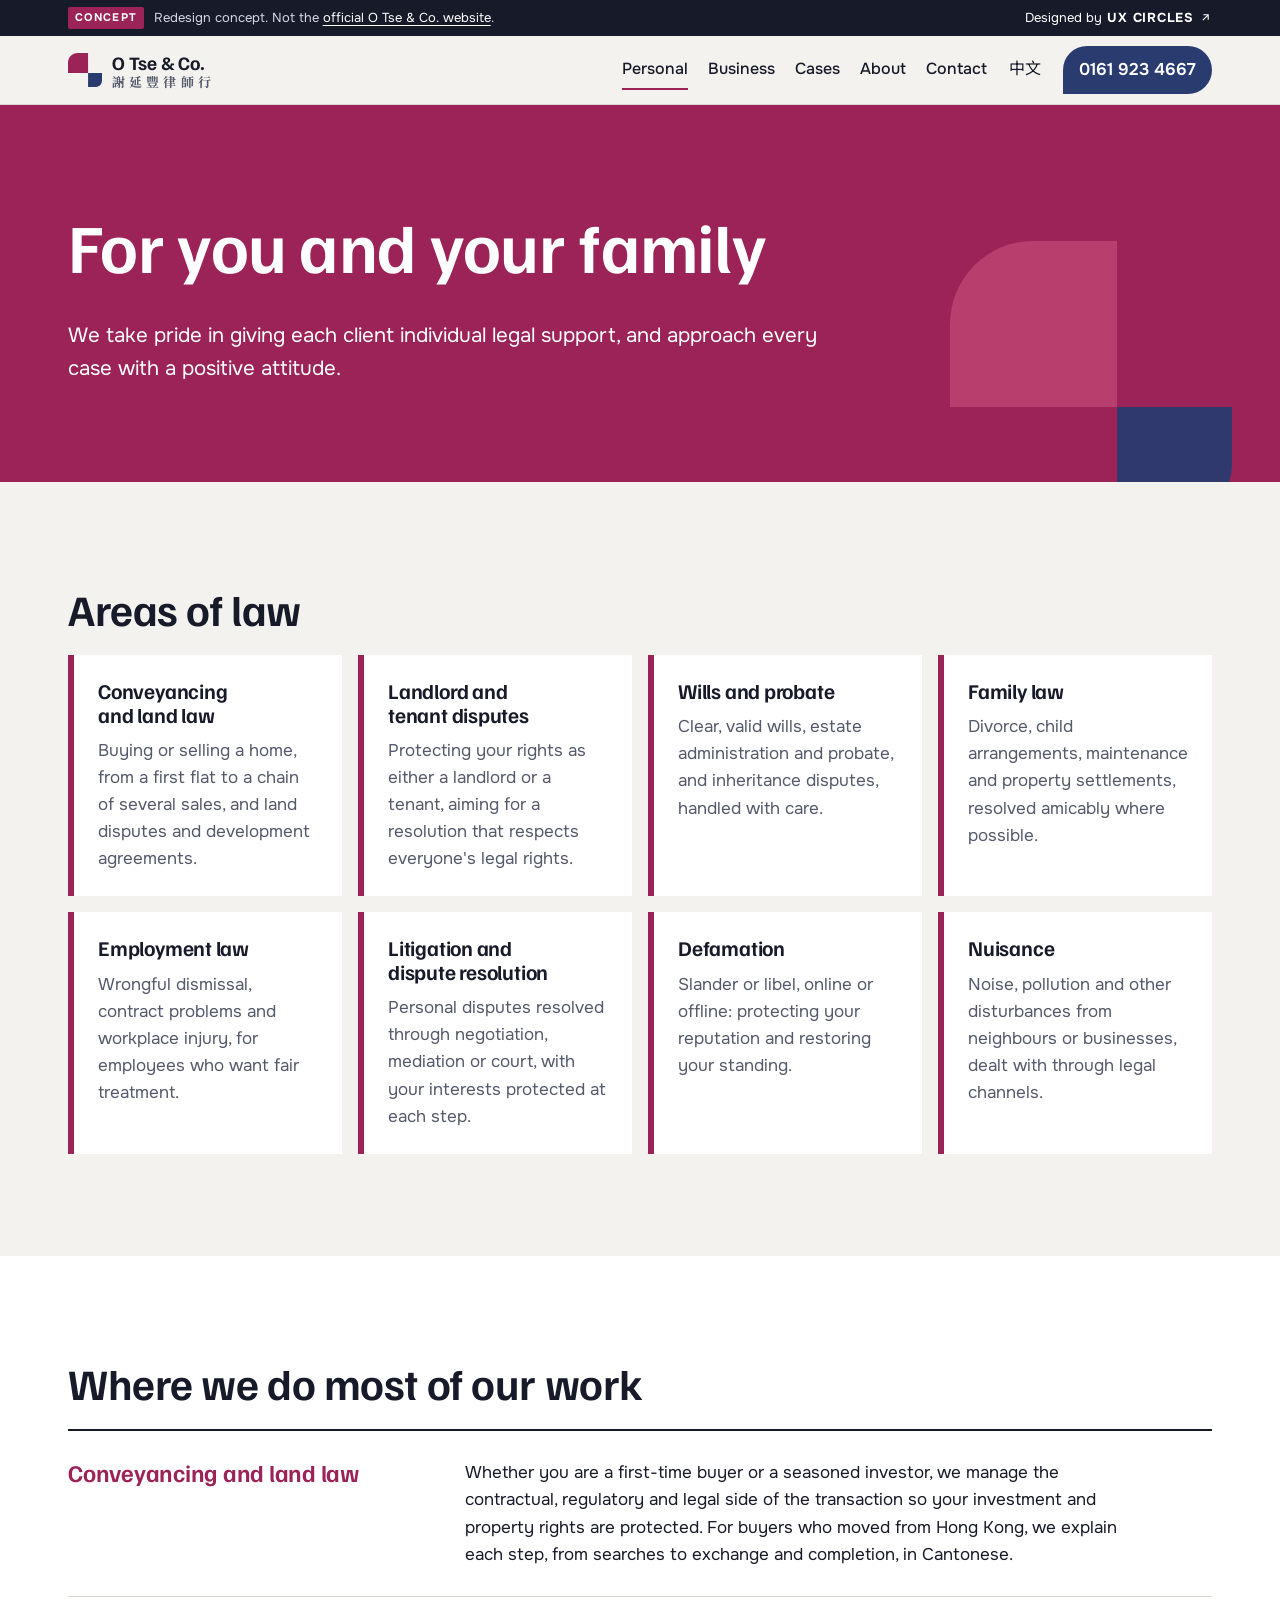
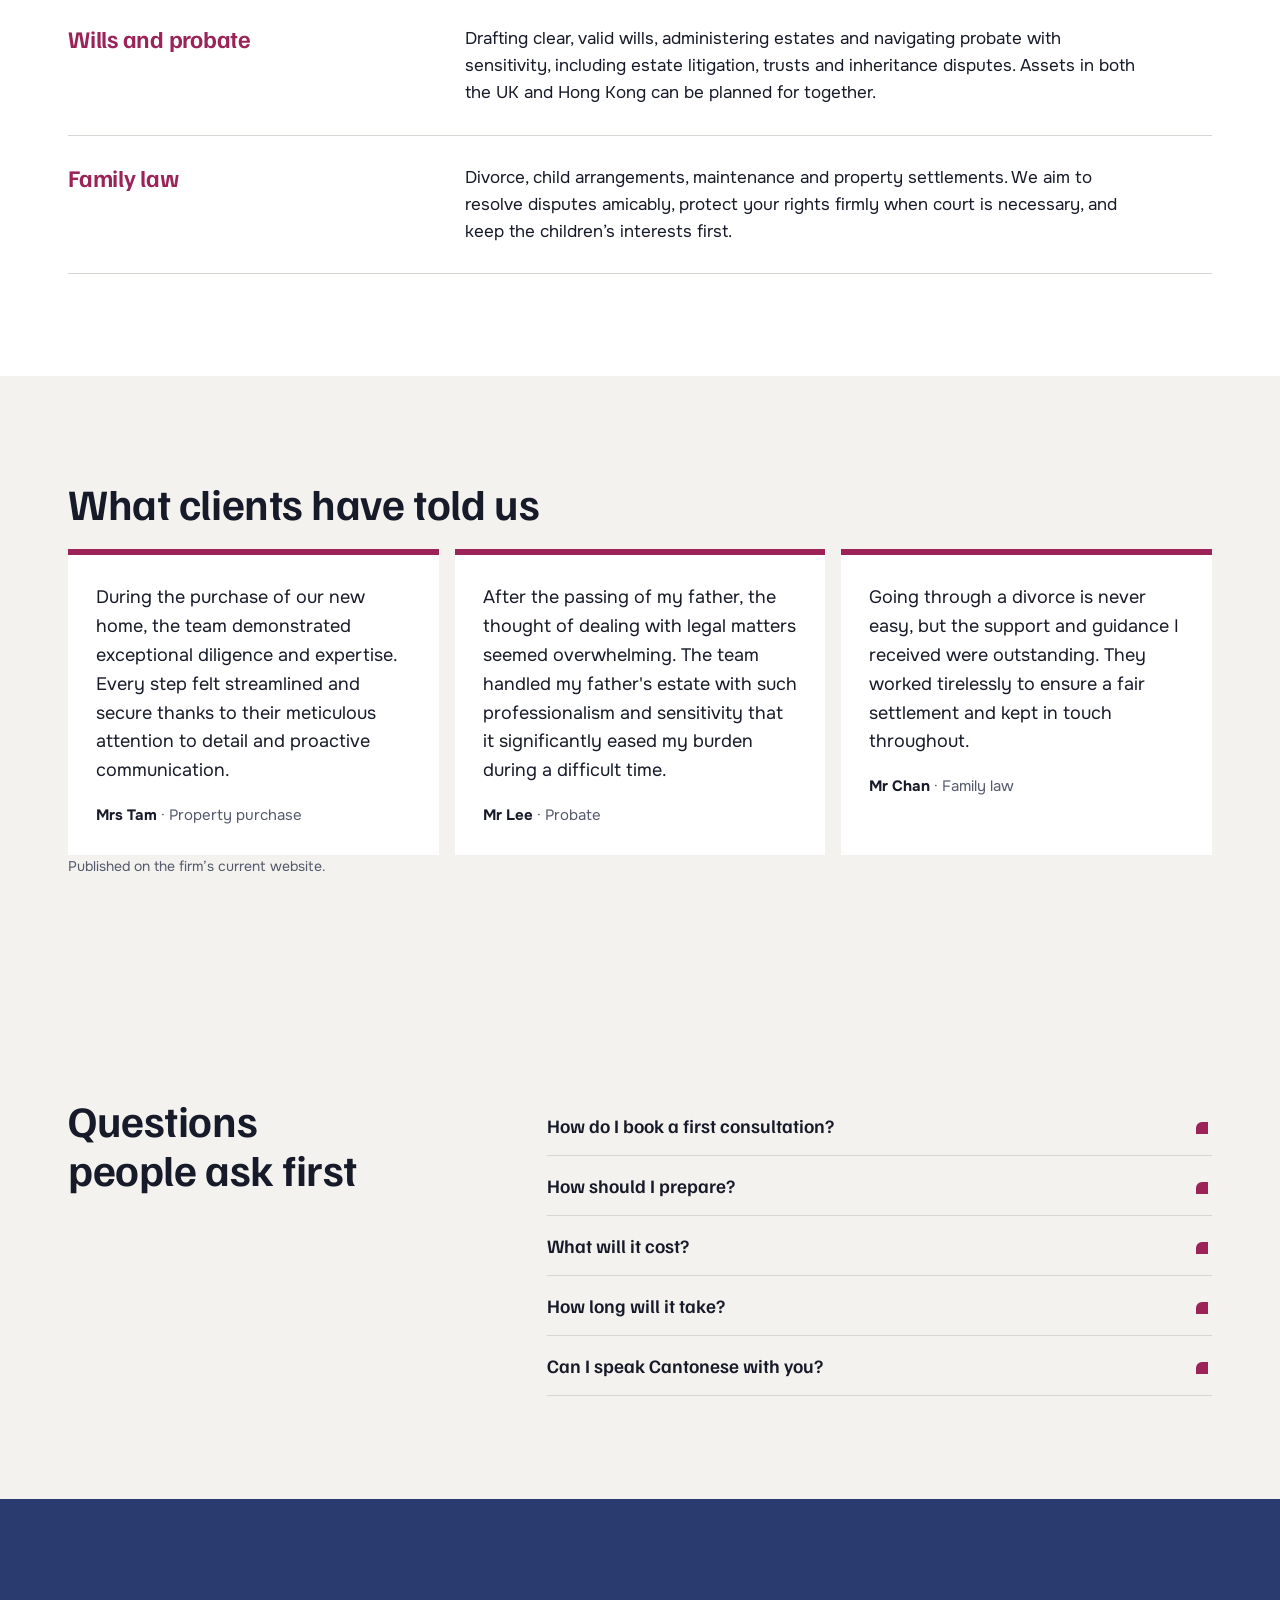
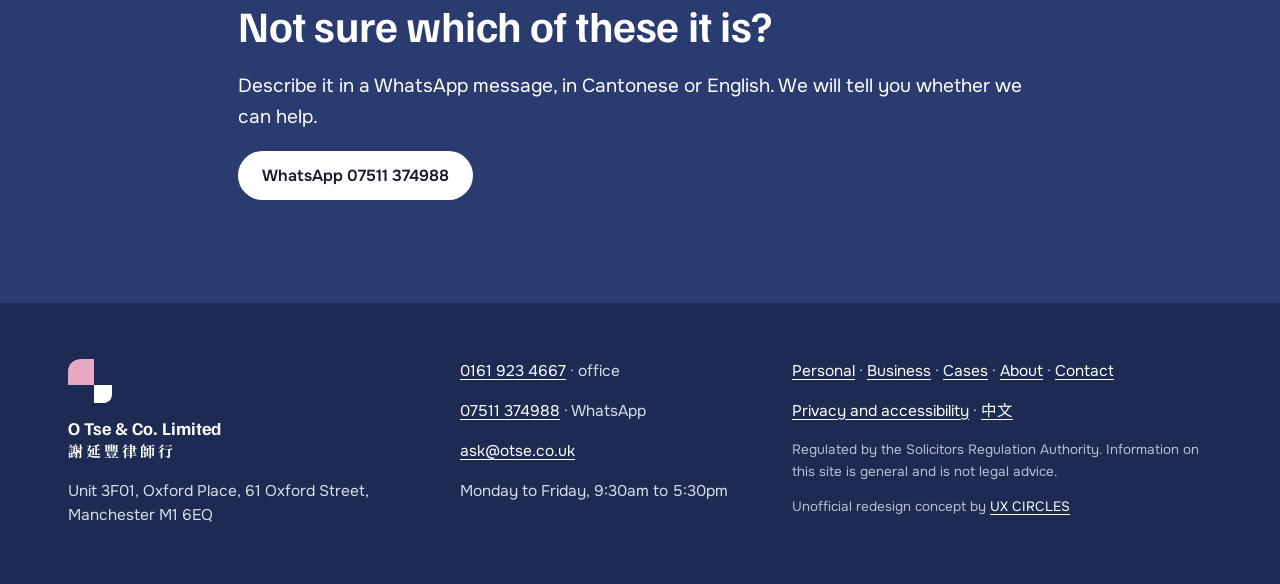
<file: personal.html>
<!doctype html>
<html lang="en-GB">
<head>
<meta charset="utf-8">
<meta name="viewport" content="width=device-width, initial-scale=1">
<meta name="robots" content="noindex, nofollow">
<title>For you and your family | O Tse &amp; Co. (concept)</title>
<meta name="description" content="We take pride in giving each client individual legal support, and approach every case with a positive attitude.">
<link rel="alternate" hreflang="en" href="https://uxcircles.github.io/otse/personal.html">
<link rel="alternate" hreflang="zh-Hant" href="https://uxcircles.github.io/otse/zh/personal.html">
<link rel="icon" type="image/svg+xml" href="assets/img/favicon.svg">
<meta name="theme-color" content="#2a3b6f">
<link rel="preload" href="assets/fonts/familjen.woff2" as="font" type="font/woff2" crossorigin>
<link rel="preload" href="assets/fonts/onest.woff2" as="font" type="font/woff2" crossorigin>
<link rel="stylesheet" href="assets/site.css?v=5">
<script defer src="assets/site.js?v=5"></script>
</head>
<body class="pg-personal">
<a class="skip" href="#main">Skip to content</a>
<div class="concept-bar" role="note">
  <div class="wrap concept-inner">
    <p><span class="concept-tag">Concept</span><span class="concept-long">Redesign concept. Not the <a href="https://otse.co.uk/" target="_blank" rel="noopener">official O Tse &amp; Co. website</a>.</span></p>
    <a href="https://ux-circles.com/professionals" target="_blank" rel="noopener"><span class="concept-by">Designed by </span><strong>UX CIRCLES</strong> <svg viewBox="0 0 24 24" aria-hidden="true"><path d="M7 17 17 7M8 7h9v9"/></svg></a>
  </div>
</div>
<header class="head" id="top">
  <div class="wrap head-in">
    <a class="brand" href="index.html" aria-label="O Tse &amp; Co., home">
      <img class="brand-mark" src="assets/img/mark.svg" width="70" height="70" alt="" aria-hidden="true">
      <span class="brand-txt"><span class="brand-en">O Tse &amp; Co.</span><span class="brand-zh" lang="zh-Hant">謝延豐律師行</span></span>
    </a>
    <nav class="nav" aria-label="Main"><a href="personal.html" aria-current=page>Personal</a><a href="business.html">Business</a><a href="cases.html">Cases</a><a href="about.html">About</a><a href="contact.html">Contact</a></nav>
    <a class="lang" href="zh/personal.html" lang="zh-Hant" hreflang="zh-Hant">中文</a>
    <a class="head-call" href="tel:+441619234667">0161 923 4667</a>
    <button class="menu-btn" type="button" aria-expanded="false" aria-controls="menu">Menu</button>
  </div>
  <div class="menu" id="menu" hidden>
    <nav class="wrap" aria-label="Menu">
      <a href="personal.html" aria-current=page>Personal</a><a href="business.html">Business</a><a href="cases.html">Cases</a><a href="about.html">About</a><a href="contact.html">Contact</a>
      <a href="zh/personal.html" lang="zh-Hant">中文</a>
      <a href="tel:+441619234667">Call 0161 923 4667</a>
    </nav>
  </div>
</header>
<main id="main">
<section class="page-hero ph-mag">
  <div class="wrap ph-in">
    <h1>For you and your family</h1>
    <p>We take pride in giving each client individual legal support, and approach every case with a positive attitude.</p>
  </div>
  <div class="tiles ph-tiles" aria-hidden="true"><i></i><i></i></div>
</section><section class="sec" aria-labelledby="areas-h">
  <div class="wrap">
    <h2 id="areas-h">Areas of law</h2>
    <ul class="areas areas-mag"><li id="conveyancing"><h3>Conveyancing and land law</h3><p>Buying or selling a home, from a first flat to a chain of several sales, and land disputes and development agreements.</p></li><li id="tenancy"><h3>Landlord and tenant disputes</h3><p>Protecting your rights as either a landlord or a tenant, aiming for a resolution that respects everyone's legal rights.</p></li><li id="wills"><h3>Wills and probate</h3><p>Clear, valid wills, estate administration and probate, and inheritance disputes, handled with care.</p></li><li id="family"><h3>Family law</h3><p>Divorce, child arrangements, maintenance and property settlements, resolved amicably where possible.</p></li><li id="employment"><h3>Employment law</h3><p>Wrongful dismissal, contract problems and workplace injury, for employees who want fair treatment.</p></li><li id="dispute"><h3>Litigation and dispute resolution</h3><p>Personal disputes resolved through negotiation, mediation or court, with your interests protected at each step.</p></li><li id="defamation"><h3>Defamation</h3><p>Slander or libel, online or offline: protecting your reputation and restoring your standing.</p></li><li id="nuisance"><h3>Nuisance</h3><p>Noise, pollution and other disturbances from neighbours or businesses, dealt with through legal channels.</p></li></ul>
  </div>
</section><section class="sec deep deep-mag" aria-labelledby="deep-h">
  <div class="wrap">
    <h2 id="deep-h">Where we do most of our work</h2>
    <div class="deep-rows"><div class="deep-row"><h3>Conveyancing and land law</h3><p>Whether you are a first-time buyer or a seasoned investor, we manage the contractual, regulatory and legal side of the transaction so your investment and property rights are protected. For buyers who moved from Hong Kong, we explain each step, from searches to exchange and completion, in Cantonese.</p></div><div class="deep-row"><h3>Wills and probate</h3><p>Drafting clear, valid wills, administering estates and navigating probate with sensitivity, including estate litigation, trusts and inheritance disputes. Assets in both the UK and Hong Kong can be planned for together.</p></div><div class="deep-row"><h3>Family law</h3><p>Divorce, child arrangements, maintenance and property settlements. We aim to resolve disputes amicably, protect your rights firmly when court is necessary, and keep the children’s interests first.</p></div></div>
  </div>
</section><section class="sec quotes-sec quotes-mag" aria-labelledby="q-h">
  <div class="wrap">
    <h2 id="q-h">What clients have told us</h2>
    <div class="quotes"><figure class="quote"><blockquote><p>During the purchase of our new home, the team demonstrated exceptional diligence and expertise. Every step felt streamlined and secure thanks to their meticulous attention to detail and proactive communication.</p></blockquote><figcaption><strong>Mrs Tam</strong> · Property purchase</figcaption></figure><figure class="quote"><blockquote><p>After the passing of my father, the thought of dealing with legal matters seemed overwhelming. The team handled my father's estate with such professionalism and sensitivity that it significantly eased my burden during a difficult time.</p></blockquote><figcaption><strong>Mr Lee</strong> · Probate</figcaption></figure><figure class="quote"><blockquote><p>Going through a divorce is never easy, but the support and guidance I received were outstanding. They worked tirelessly to ensure a fair settlement and kept in touch throughout.</p></blockquote><figcaption><strong>Mr Chan</strong> · Family law</figcaption></figure></div>
    <p class="fine">Published on the firm’s current website.</p>
  </div>
</section><section class="sec faq-sec" aria-labelledby="faq-h">
  <div class="wrap faq-grid">
    <h2 id="faq-h">Questions people ask first</h2>
    <div class="faq"><details><summary>How do I book a first consultation?</summary><p>Call the office on <a href="tel:+441619234667">0161 923 4667</a>, send a WhatsApp to <a href="https://wa.me/447511374988">07511 374988</a> with a short description and the times that suit you, or email <a href="mailto:ask@otse.co.uk">ask@otse.co.uk</a>.</p></details><details><summary>How should I prepare?</summary><p>Gather the documents related to your matter, and write a short timeline of what happened. Think about what you want to achieve. The <a href="contact.html#prepare">first-meeting checklist</a> lists what to bring for the common matters.</p></details><details><summary>What will it cost?</summary><p>Fees depend on the complexity of the matter and the type of work. We offer hourly rates and fixed fees, depending on the case, and give you a clear outline of the expected costs at your first consultation.</p></details><details><summary>How long will it take?</summary><p>It depends on how complex the case is, how far the other parties cooperate and how busy the courts are. We work to resolve matters as efficiently as possible and tell you honestly when something will take longer.</p></details><details><summary>Can I speak Cantonese with you?</summary><p>Yes. The firm is fluent in Cantonese and works with many families who have moved from Hong Kong. Meetings can be in Cantonese or English, at the office on Oxford Street or by phone or video, nationwide.</p></details></div>
  </div>
</section><section class="sec cta-band cta-mag">
  <div class="wrap cta-in">
    <h2>Not sure which of these it is?</h2>
    <p>Describe it in a WhatsApp message, in Cantonese or English. We will tell you whether we can help.</p>
    <a class="btn btn-white" href="https://wa.me/447511374988?text=Hello%2C%20I%20would%20like%20to%20ask%20about%20a%20legal%20matter." data-wa>WhatsApp 07511 374988</a>
  </div>
</section></main>
<footer class="foot">
  <div class="wrap foot-grid">
    <div class="foot-id">
      <img class="foot-mark" src="assets/img/mark-white.svg" width="70" height="70" alt="" aria-hidden="true">
      <p class="foot-name">O Tse &amp; Co. Limited<br><span lang="zh-Hant">謝延豐律師行</span></p>
      <p>Unit 3F01, Oxford Place, 61 Oxford Street, Manchester M1 6EQ</p>
    </div>
    <div>
      <p><a href="tel:+441619234667">0161 923 4667</a> · office</p>
      <p><a href="https://wa.me/447511374988">07511 374988</a> · WhatsApp</p>
      <p><a href="mailto:ask@otse.co.uk">ask@otse.co.uk</a></p>
      <p>Monday to Friday, 9:30am to 5:30pm</p>
    </div>
    <div>
      <p><a href="personal.html">Personal</a> · <a href="business.html">Business</a> · <a href="cases.html">Cases</a> · <a href="about.html">About</a> · <a href="contact.html">Contact</a></p>
      <p><a href="privacy.html">Privacy and accessibility</a> · <a href="zh/personal.html" lang="zh-Hant">中文</a></p>
      <p class="foot-small">Regulated by the Solicitors Regulation Authority. Information on this site is general and is not legal advice.</p>
      <p class="foot-small">Unofficial redesign concept by <a href="https://ux-circles.com/professionals" target="_blank" rel="noopener">UX CIRCLES</a></p>
    </div>
  </div>
</footer>
<nav class="mbar" aria-label="Quick actions">
  <a href="tel:+441619234667"><span class="mb-ic mb-call" aria-hidden="true"></span>Call</a>
  <a href="https://wa.me/447511374988?text=Hello%2C%20I%20would%20like%20to%20book%20a%20first%20consultation." data-wa><span class="mb-ic mb-wa" aria-hidden="true"></span>WhatsApp</a>
  <a href="contact.html#ask"><span class="mb-ic mb-ask" aria-hidden="true"></span>Ask</a>
</nav>
</body>
</html>
</file>
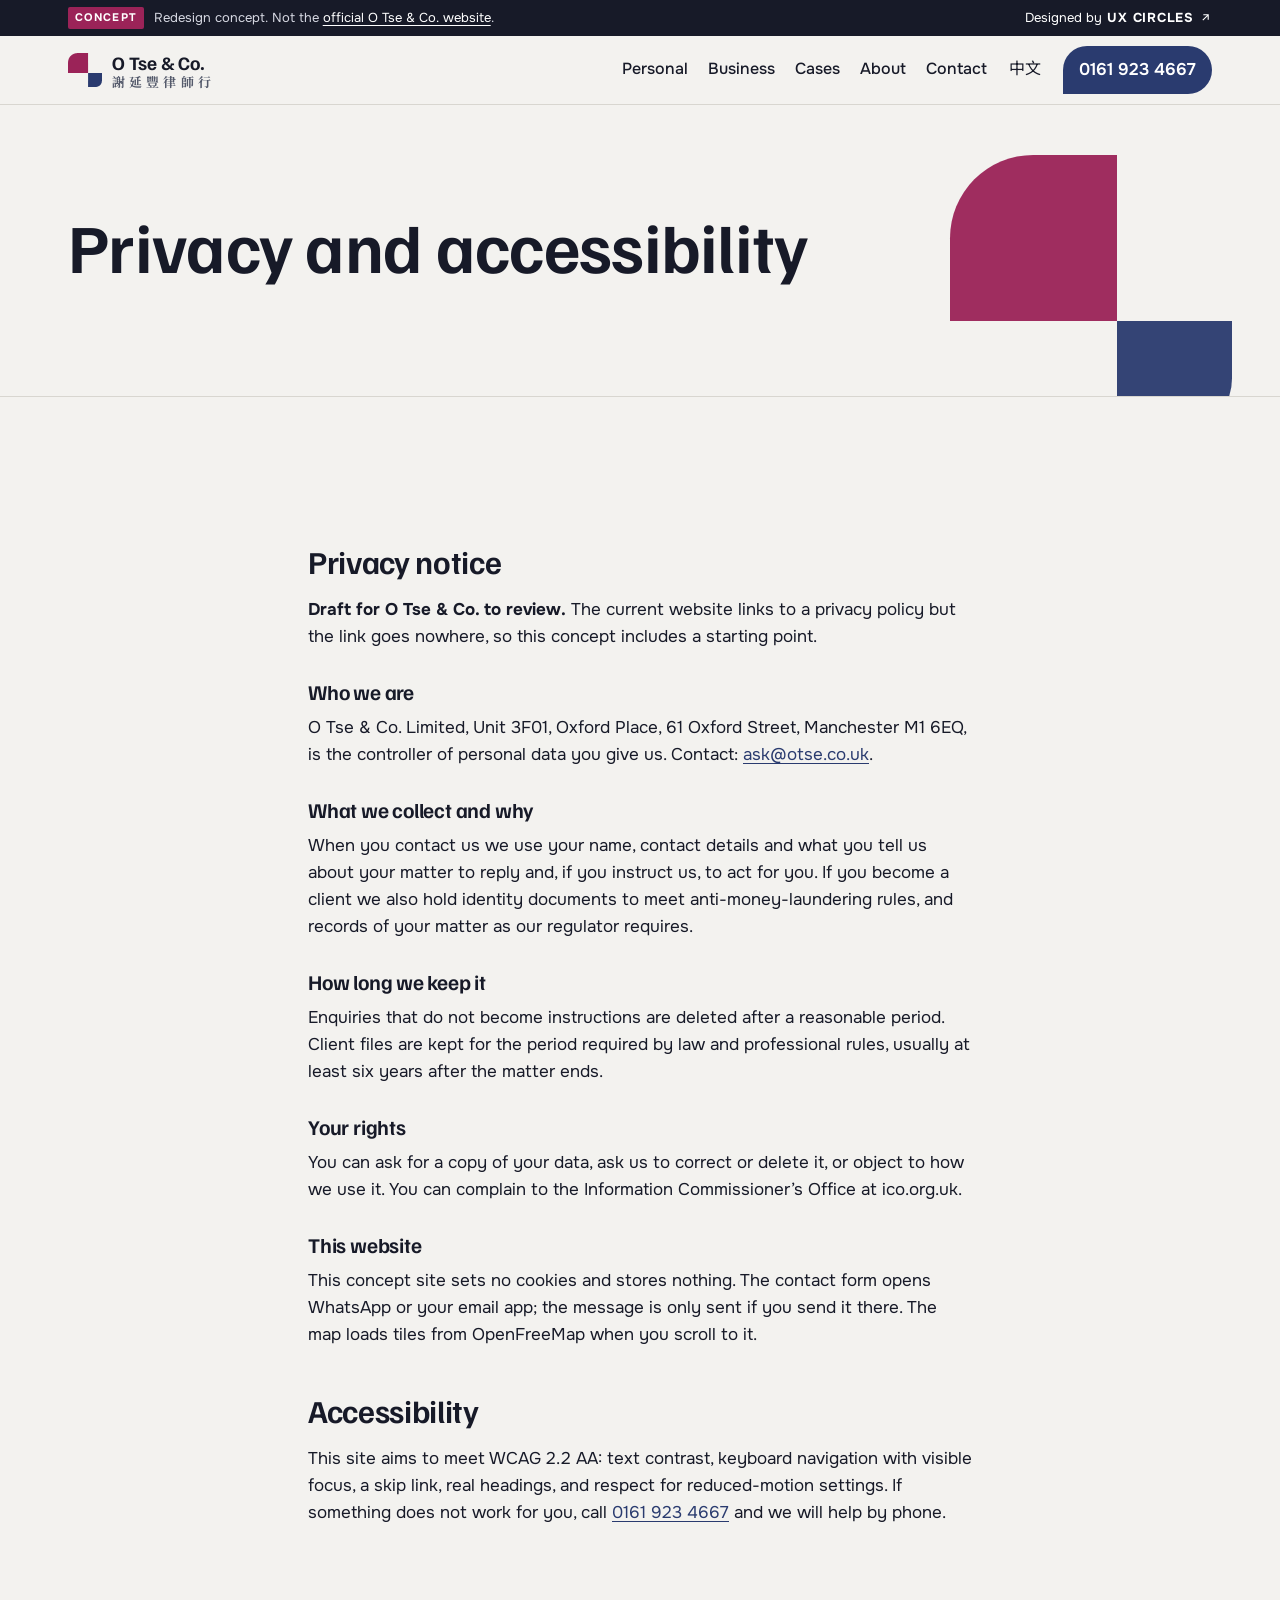
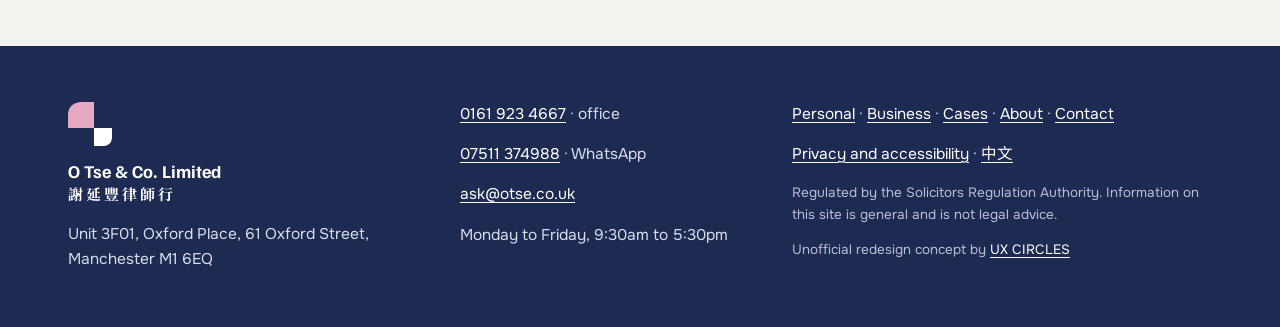
<file: privacy.html>
<!doctype html>
<html lang="en-GB">
<head>
<meta charset="utf-8">
<meta name="viewport" content="width=device-width, initial-scale=1">
<meta name="robots" content="noindex, nofollow">
<title>Privacy and accessibility | O Tse &amp; Co. (concept)</title>
<meta name="description" content="Privacy notice and accessibility statement.">
<link rel="alternate" hreflang="en" href="https://uxcircles.github.io/otse/privacy.html">
<link rel="alternate" hreflang="zh-Hant" href="https://uxcircles.github.io/otse/zh/privacy.html">
<link rel="icon" type="image/svg+xml" href="assets/img/favicon.svg">
<meta name="theme-color" content="#2a3b6f">
<link rel="preload" href="assets/fonts/familjen.woff2" as="font" type="font/woff2" crossorigin>
<link rel="preload" href="assets/fonts/onest.woff2" as="font" type="font/woff2" crossorigin>
<link rel="stylesheet" href="assets/site.css?v=5">
<script defer src="assets/site.js?v=5"></script>
</head>
<body class="pg-privacy">
<a class="skip" href="#main">Skip to content</a>
<div class="concept-bar" role="note">
  <div class="wrap concept-inner">
    <p><span class="concept-tag">Concept</span><span class="concept-long">Redesign concept. Not the <a href="https://otse.co.uk/" target="_blank" rel="noopener">official O Tse &amp; Co. website</a>.</span></p>
    <a href="https://ux-circles.com/professionals" target="_blank" rel="noopener"><span class="concept-by">Designed by </span><strong>UX CIRCLES</strong> <svg viewBox="0 0 24 24" aria-hidden="true"><path d="M7 17 17 7M8 7h9v9"/></svg></a>
  </div>
</div>
<header class="head" id="top">
  <div class="wrap head-in">
    <a class="brand" href="index.html" aria-label="O Tse &amp; Co., home">
      <img class="brand-mark" src="assets/img/mark.svg" width="70" height="70" alt="" aria-hidden="true">
      <span class="brand-txt"><span class="brand-en">O Tse &amp; Co.</span><span class="brand-zh" lang="zh-Hant">謝延豐律師行</span></span>
    </a>
    <nav class="nav" aria-label="Main"><a href="personal.html">Personal</a><a href="business.html">Business</a><a href="cases.html">Cases</a><a href="about.html">About</a><a href="contact.html">Contact</a></nav>
    <a class="lang" href="zh/privacy.html" lang="zh-Hant" hreflang="zh-Hant">中文</a>
    <a class="head-call" href="tel:+441619234667">0161 923 4667</a>
    <button class="menu-btn" type="button" aria-expanded="false" aria-controls="menu">Menu</button>
  </div>
  <div class="menu" id="menu" hidden>
    <nav class="wrap" aria-label="Menu">
      <a href="personal.html">Personal</a><a href="business.html">Business</a><a href="cases.html">Cases</a><a href="about.html">About</a><a href="contact.html">Contact</a>
      <a href="zh/privacy.html" lang="zh-Hant">中文</a>
      <a href="tel:+441619234667">Call 0161 923 4667</a>
    </nav>
  </div>
</header>
<main id="main">
<section class="page-hero ph-paper"><div class="wrap ph-in"><h1>Privacy and accessibility</h1></div><div class="tiles ph-tiles" aria-hidden="true"><i></i><i></i></div></section>
<section class="sec"><div class="wrap prose"><h2>Privacy notice</h2>
<p><strong>Draft for O Tse &amp; Co. to review.</strong> The current website links to a privacy policy but the link goes nowhere, so this concept includes a starting point.</p>
<h3>Who we are</h3><p>O Tse &amp; Co. Limited, Unit 3F01, Oxford Place, 61 Oxford Street, Manchester M1 6EQ, is the controller of personal data you give us. Contact: <a href="mailto:ask@otse.co.uk">ask@otse.co.uk</a>.</p>
<h3>What we collect and why</h3><p>When you contact us we use your name, contact details and what you tell us about your matter to reply and, if you instruct us, to act for you. If you become a client we also hold identity documents to meet anti-money-laundering rules, and records of your matter as our regulator requires.</p>
<h3>How long we keep it</h3><p>Enquiries that do not become instructions are deleted after a reasonable period. Client files are kept for the period required by law and professional rules, usually at least six years after the matter ends.</p>
<h3>Your rights</h3><p>You can ask for a copy of your data, ask us to correct or delete it, or object to how we use it. You can complain to the Information Commissioner’s Office at ico.org.uk.</p>
<h3>This website</h3><p>This concept site sets no cookies and stores nothing. The contact form opens WhatsApp or your email app; the message is only sent if you send it there. The map loads tiles from OpenFreeMap when you scroll to it.</p>
<h2>Accessibility</h2>
<p>This site aims to meet WCAG 2.2 AA: text contrast, keyboard navigation with visible focus, a skip link, real headings, and respect for reduced-motion settings. If something does not work for you, call <a href="tel:+441619234667">0161 923 4667</a> and we will help by phone.</p></div></section></main>
<footer class="foot">
  <div class="wrap foot-grid">
    <div class="foot-id">
      <img class="foot-mark" src="assets/img/mark-white.svg" width="70" height="70" alt="" aria-hidden="true">
      <p class="foot-name">O Tse &amp; Co. Limited<br><span lang="zh-Hant">謝延豐律師行</span></p>
      <p>Unit 3F01, Oxford Place, 61 Oxford Street, Manchester M1 6EQ</p>
    </div>
    <div>
      <p><a href="tel:+441619234667">0161 923 4667</a> · office</p>
      <p><a href="https://wa.me/447511374988">07511 374988</a> · WhatsApp</p>
      <p><a href="mailto:ask@otse.co.uk">ask@otse.co.uk</a></p>
      <p>Monday to Friday, 9:30am to 5:30pm</p>
    </div>
    <div>
      <p><a href="personal.html">Personal</a> · <a href="business.html">Business</a> · <a href="cases.html">Cases</a> · <a href="about.html">About</a> · <a href="contact.html">Contact</a></p>
      <p><a href="privacy.html">Privacy and accessibility</a> · <a href="zh/privacy.html" lang="zh-Hant">中文</a></p>
      <p class="foot-small">Regulated by the Solicitors Regulation Authority. Information on this site is general and is not legal advice.</p>
      <p class="foot-small">Unofficial redesign concept by <a href="https://ux-circles.com/professionals" target="_blank" rel="noopener">UX CIRCLES</a></p>
    </div>
  </div>
</footer>
<nav class="mbar" aria-label="Quick actions">
  <a href="tel:+441619234667"><span class="mb-ic mb-call" aria-hidden="true"></span>Call</a>
  <a href="https://wa.me/447511374988?text=Hello%2C%20I%20would%20like%20to%20book%20a%20first%20consultation." data-wa><span class="mb-ic mb-wa" aria-hidden="true"></span>WhatsApp</a>
  <a href="contact.html#ask"><span class="mb-ic mb-ask" aria-hidden="true"></span>Ask</a>
</nav>
</body>
</html>
</file>
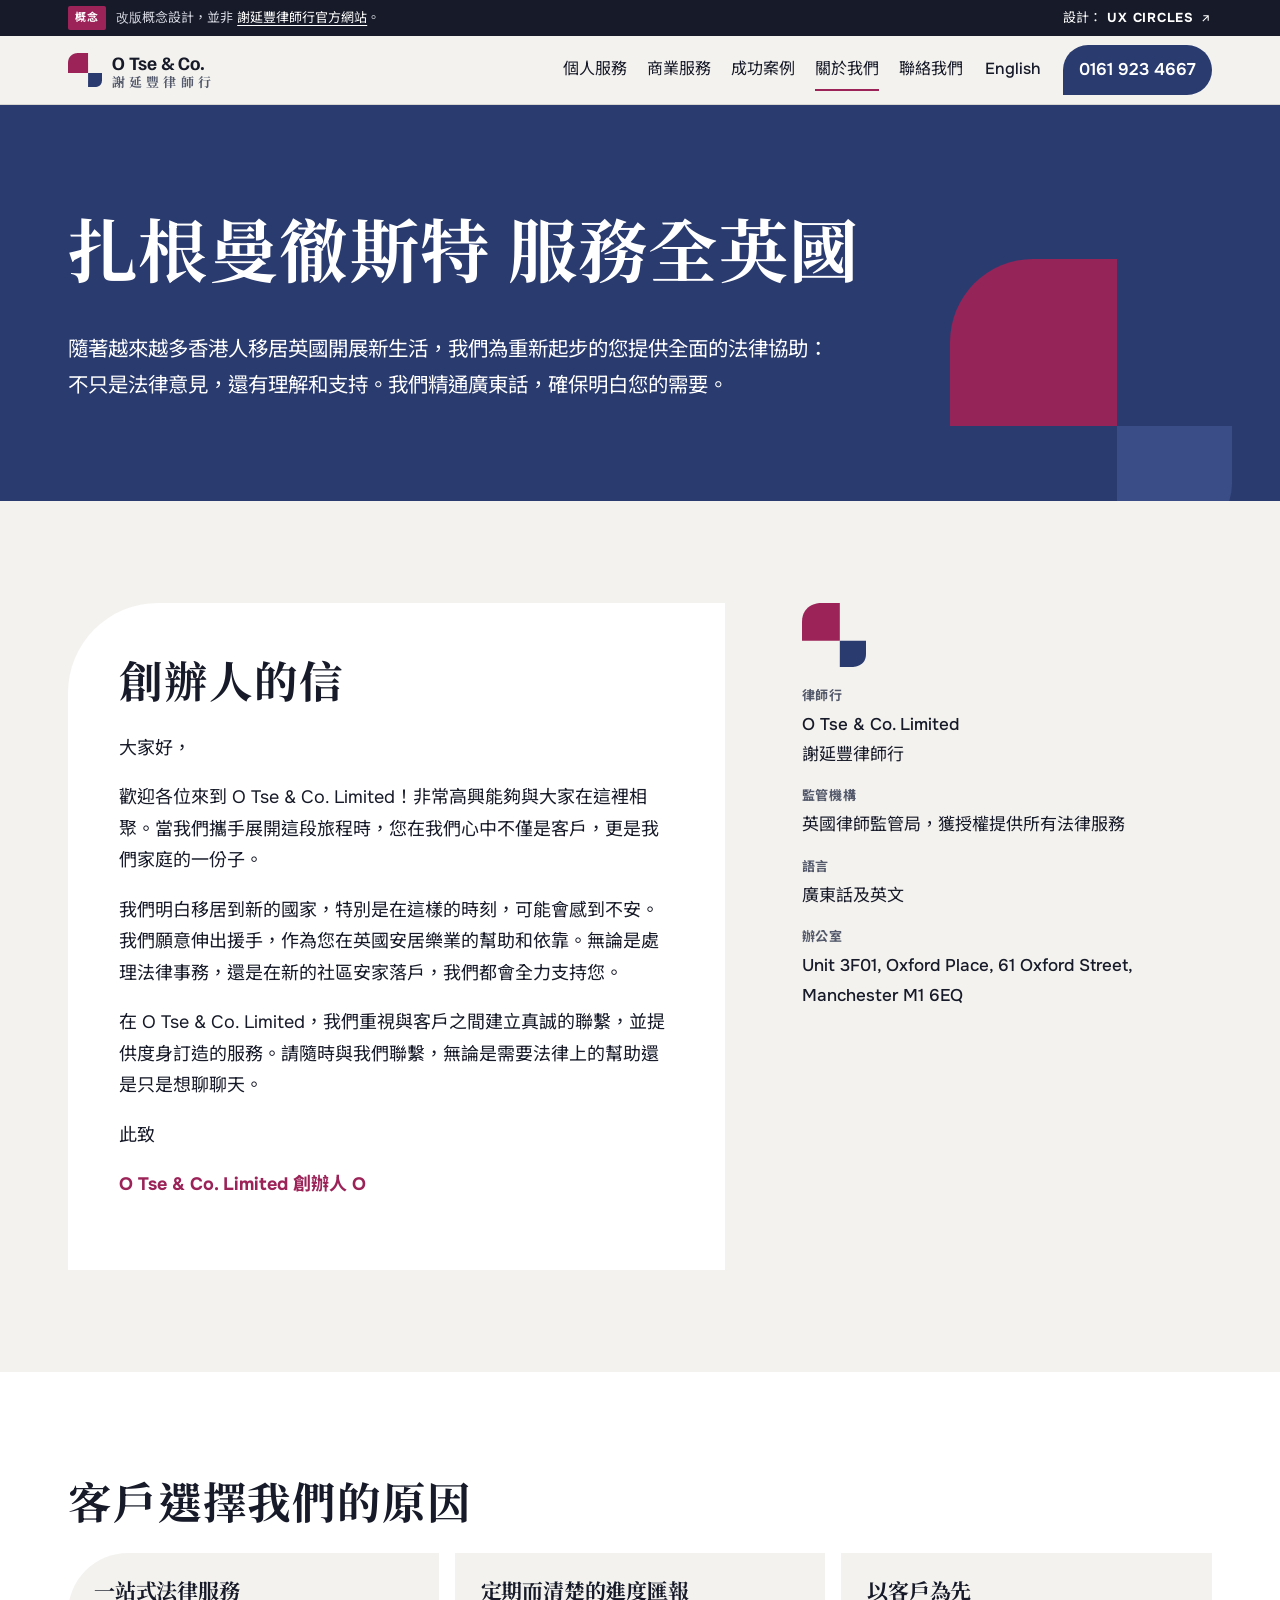
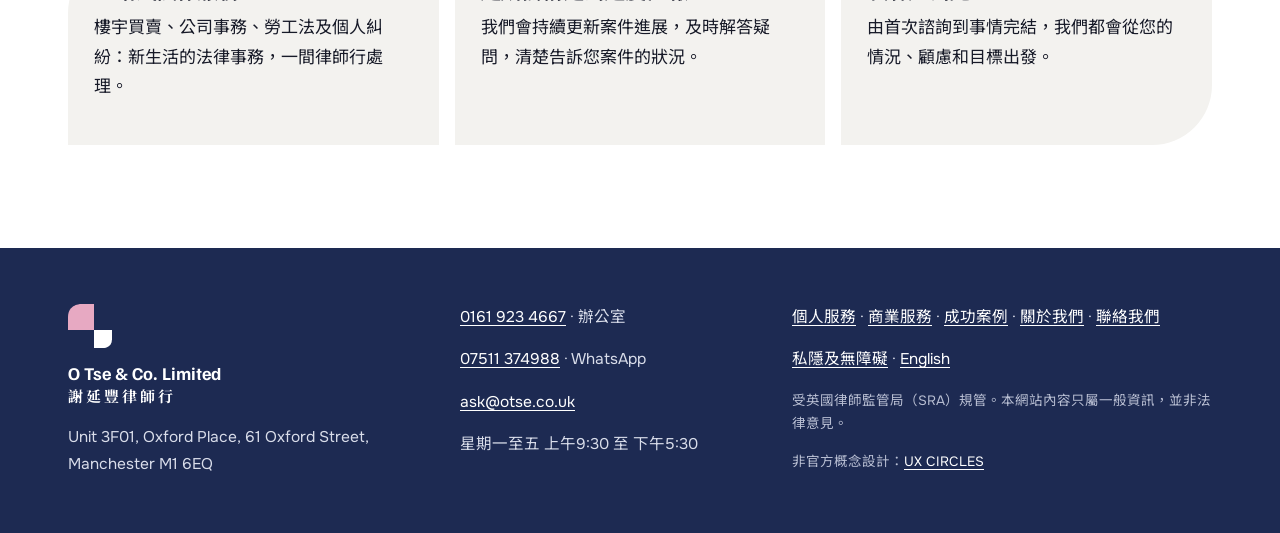
<file: zh/about.html>
<!doctype html>
<html lang="zh-Hant-HK">
<head>
<meta charset="utf-8">
<meta name="viewport" content="width=device-width, initial-scale=1">
<meta name="robots" content="noindex, nofollow">
<title>關於我們 | 謝延豐律師行（概念設計）</title>
<meta name="description" content="服務在英香港人的曼徹斯特律師行。">
<link rel="alternate" hreflang="en" href="https://uxcircles.github.io/otse/about.html">
<link rel="alternate" hreflang="zh-Hant" href="https://uxcircles.github.io/otse/zh/about.html">
<link rel="icon" type="image/svg+xml" href="../assets/img/favicon.svg">
<meta name="theme-color" content="#2a3b6f">
<link rel="preload" href="../assets/fonts/familjen.woff2" as="font" type="font/woff2" crossorigin>
<link rel="preload" href="../assets/fonts/chiron-sung-700.woff2" as="font" type="font/woff2" crossorigin>
<link rel="stylesheet" href="../assets/site.css?v=5">
<script defer src="../assets/site.js?v=5"></script>
</head>
<body class="pg-about">
<a class="skip" href="#main">跳至內容</a>
<div class="concept-bar" role="note">
  <div class="wrap concept-inner">
    <p><span class="concept-tag">概念</span><span class="concept-long">改版概念設計，並非 <a href="https://otse.co.uk/" target="_blank" rel="noopener">謝延豐律師行官方網站</a>。</span></p>
    <a href="https://ux-circles.com/professionals" target="_blank" rel="noopener"><span class="concept-by">設計：</span><strong>UX CIRCLES</strong> <svg viewBox="0 0 24 24" aria-hidden="true"><path d="M7 17 17 7M8 7h9v9"/></svg></a>
  </div>
</div>
<header class="head" id="top">
  <div class="wrap head-in">
    <a class="brand" href="index.html" aria-label="謝延豐律師行 首頁">
      <img class="brand-mark" src="../assets/img/mark.svg" width="70" height="70" alt="" aria-hidden="true">
      <span class="brand-txt"><span class="brand-en">O Tse &amp; Co.</span><span class="brand-zh" lang="zh-Hant">謝延豐律師行</span></span>
    </a>
    <nav class="nav" aria-label="主選單"><a href="personal.html">個人服務</a><a href="business.html">商業服務</a><a href="cases.html">成功案例</a><a href="about.html" aria-current=page>關於我們</a><a href="contact.html">聯絡我們</a></nav>
    <a class="lang" href="../about.html" lang="en" hreflang="en">English</a>
    <a class="head-call" href="tel:+441619234667">0161 923 4667</a>
    <button class="menu-btn" type="button" aria-expanded="false" aria-controls="menu">選單</button>
  </div>
  <div class="menu" id="menu" hidden>
    <nav class="wrap" aria-label="選單">
      <a href="personal.html">個人服務</a><a href="business.html">商業服務</a><a href="cases.html">成功案例</a><a href="about.html" aria-current=page>關於我們</a><a href="contact.html">聯絡我們</a>
      <a href="../about.html" lang="en">English</a>
      <a href="tel:+441619234667">致電 0161 923 4667</a>
    </nav>
  </div>
</header>
<main id="main">
<section class="page-hero ph-navy">
  <div class="wrap ph-in">
    <h1>扎根曼徹斯特 服務全英國</h1>
    <p>隨著越來越多香港人移居英國開展新生活，我們為重新起步的您提供全面的法律協助：不只是法律意見，還有理解和支持。我們精通廣東話，確保明白您的需要。</p>
  </div>
  <div class="tiles ph-tiles" aria-hidden="true"><i></i><i></i></div>
</section>
<section class="sec">
  <div class="wrap about-grid">
    <article class="letter-full" aria-labelledby="lt-h">
      <h2 id="lt-h">創辦人的信</h2>
      <p>大家好，</p><p>歡迎各位來到 O Tse &amp; Co. Limited！非常高興能夠與大家在這裡相聚。當我們攜手展開這段旅程時，您在我們心中不僅是客戶，更是我們家庭的一份子。</p><p>我們明白移居到新的國家，特別是在這樣的時刻，可能會感到不安。我們願意伸出援手，作為您在英國安居樂業的幫助和依靠。無論是處理法律事務，還是在新的社區安家落戶，我們都會全力支持您。</p><p>在 O Tse &amp; Co. Limited，我們重視與客戶之間建立真誠的聯繫，並提供度身訂造的服務。請隨時與我們聯繫，無論是需要法律上的幫助還是只是想聊聊天。</p><p>此致</p>
      <p class="letter-sign">O Tse &amp; Co. Limited 創辦人 O</p>
    </article>
    <aside class="facts">
      <img class="facts-mark" src="../assets/img/mark.svg" width="70" height="70" alt="" aria-hidden="true">
      <dl>
        <dt>律師行</dt><dd>O Tse &amp; Co. Limited<br><span lang="zh-Hant">謝延豐律師行</span></dd>
        <dt>監管機構</dt><dd>英國律師監管局，獲授權提供所有法律服務</dd>
        <dt>語言</dt><dd>廣東話及英文</dd>
        <dt>辦公室</dt><dd>Unit 3F01, Oxford Place, 61 Oxford Street, Manchester M1 6EQ</dd>
      </dl>
    </aside>
  </div>
</section>
<section class="sec vals-sec" aria-labelledby="vals-h">
  <div class="wrap">
    <h2 id="vals-h">客戶選擇我們的原因</h2>
    <ul class="vals"><li><h3>一站式法律服務</h3><p>樓宇買賣、公司事務、勞工法及個人糾紛：新生活的法律事務，一間律師行處理。</p></li><li><h3>定期而清楚的進度匯報</h3><p>我們會持續更新案件進展，及時解答疑問，清楚告訴您案件的狀況。</p></li><li><h3>以客戶為先</h3><p>由首次諮詢到事情完結，我們都會從您的情況、顧慮和目標出發。</p></li></ul>
  </div>
</section></main>
<footer class="foot">
  <div class="wrap foot-grid">
    <div class="foot-id">
      <img class="foot-mark" src="../assets/img/mark-white.svg" width="70" height="70" alt="" aria-hidden="true">
      <p class="foot-name">O Tse &amp; Co. Limited<br><span lang="zh-Hant">謝延豐律師行</span></p>
      <p>Unit 3F01, Oxford Place, 61 Oxford Street, Manchester M1 6EQ</p>
    </div>
    <div>
      <p><a href="tel:+441619234667">0161 923 4667</a> · 辦公室</p>
      <p><a href="https://wa.me/447511374988">07511 374988</a> · WhatsApp</p>
      <p><a href="mailto:ask@otse.co.uk">ask@otse.co.uk</a></p>
      <p>星期一至五 上午9:30 至 下午5:30</p>
    </div>
    <div>
      <p><a href="personal.html">個人服務</a> · <a href="business.html">商業服務</a> · <a href="cases.html">成功案例</a> · <a href="about.html">關於我們</a> · <a href="contact.html">聯絡我們</a></p>
      <p><a href="privacy.html">私隱及無障礙</a> · <a href="../about.html" lang="en">English</a></p>
      <p class="foot-small">受英國律師監管局（SRA）規管。本網站內容只屬一般資訊，並非法律意見。</p>
      <p class="foot-small">非官方概念設計：<a href="https://ux-circles.com/professionals" target="_blank" rel="noopener">UX CIRCLES</a></p>
    </div>
  </div>
</footer>
<nav class="mbar" aria-label="快捷操作">
  <a href="tel:+441619234667"><span class="mb-ic mb-call" aria-hidden="true"></span>致電</a>
  <a href="https://wa.me/447511374988?text=%E4%BD%A0%E5%A5%BD%EF%BC%8C%E6%88%91%E6%83%B3%E9%A0%90%E7%B4%84%E9%A6%96%E6%AC%A1%E8%AB%AE%E8%A9%A2%E3%80%82" data-wa><span class="mb-ic mb-wa" aria-hidden="true"></span>WhatsApp</a>
  <a href="contact.html#ask"><span class="mb-ic mb-ask" aria-hidden="true"></span>查詢</a>
</nav>
</body>
</html>
</file>
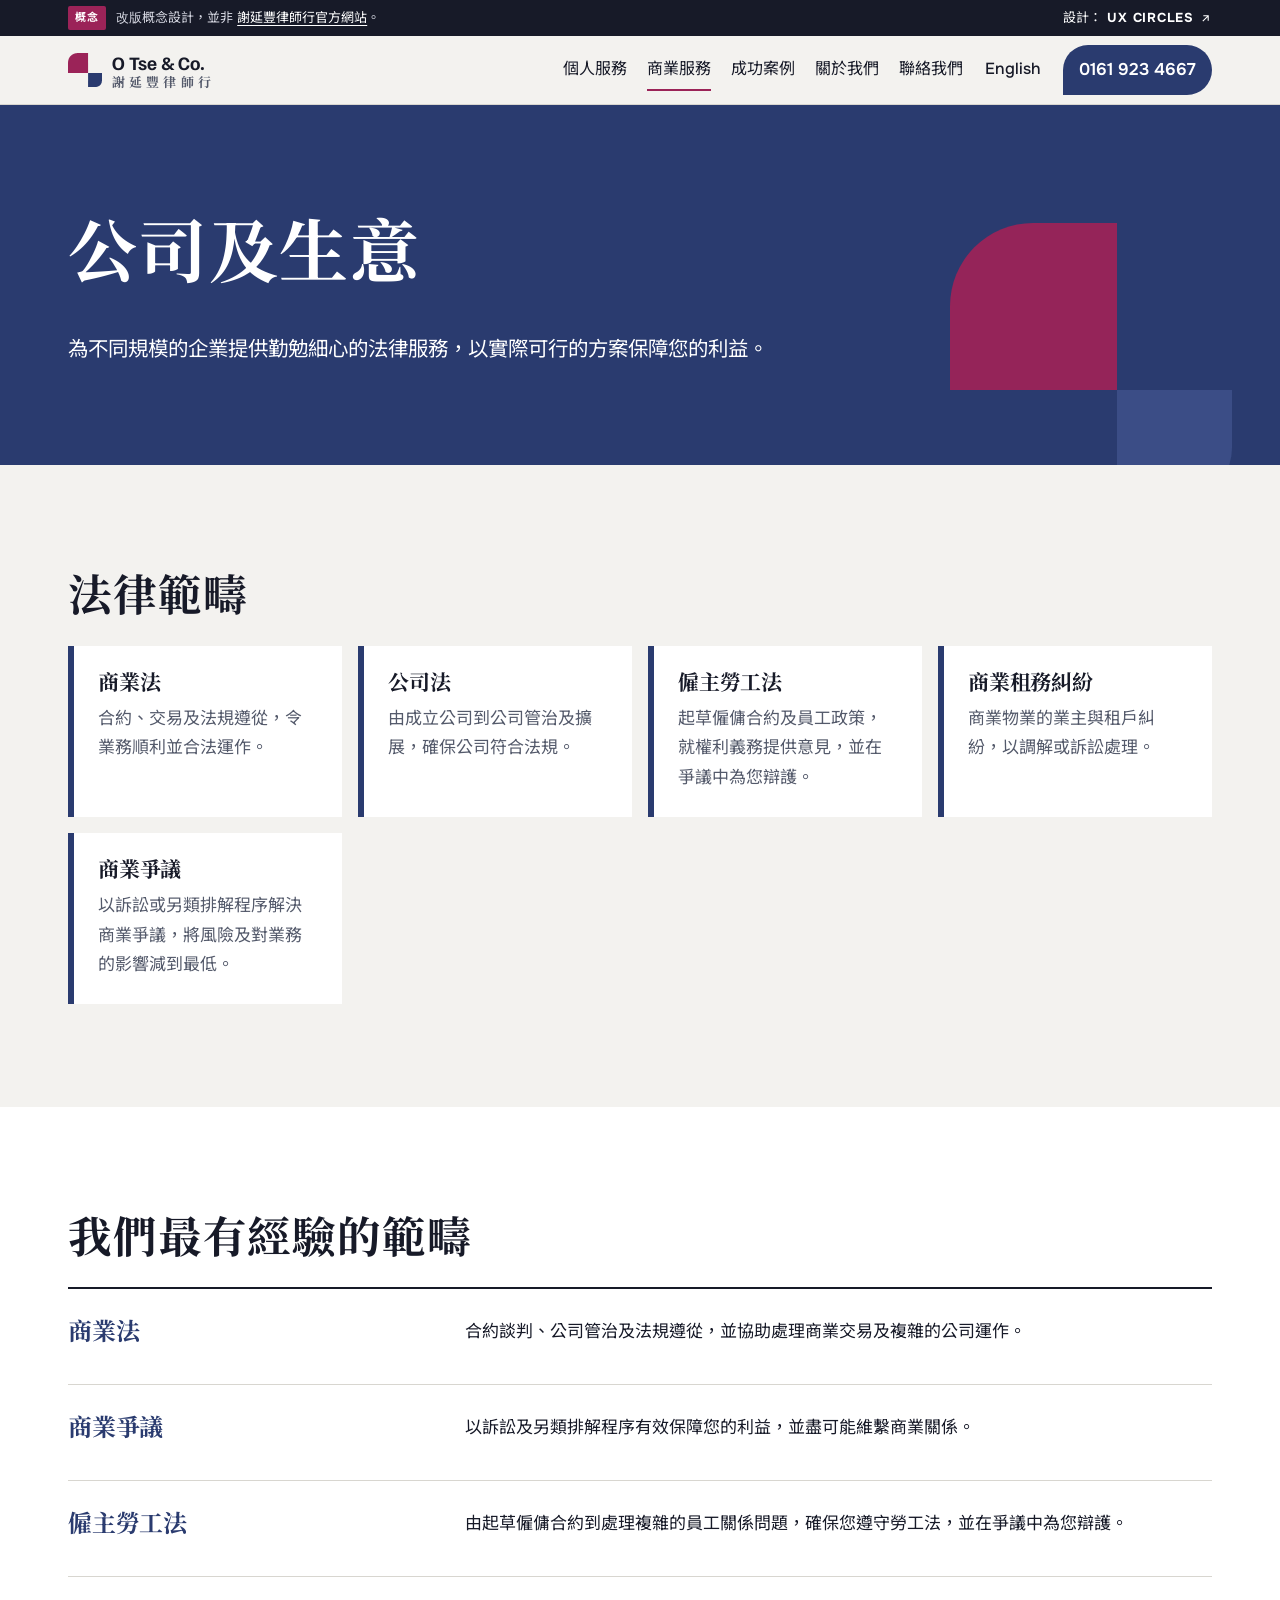
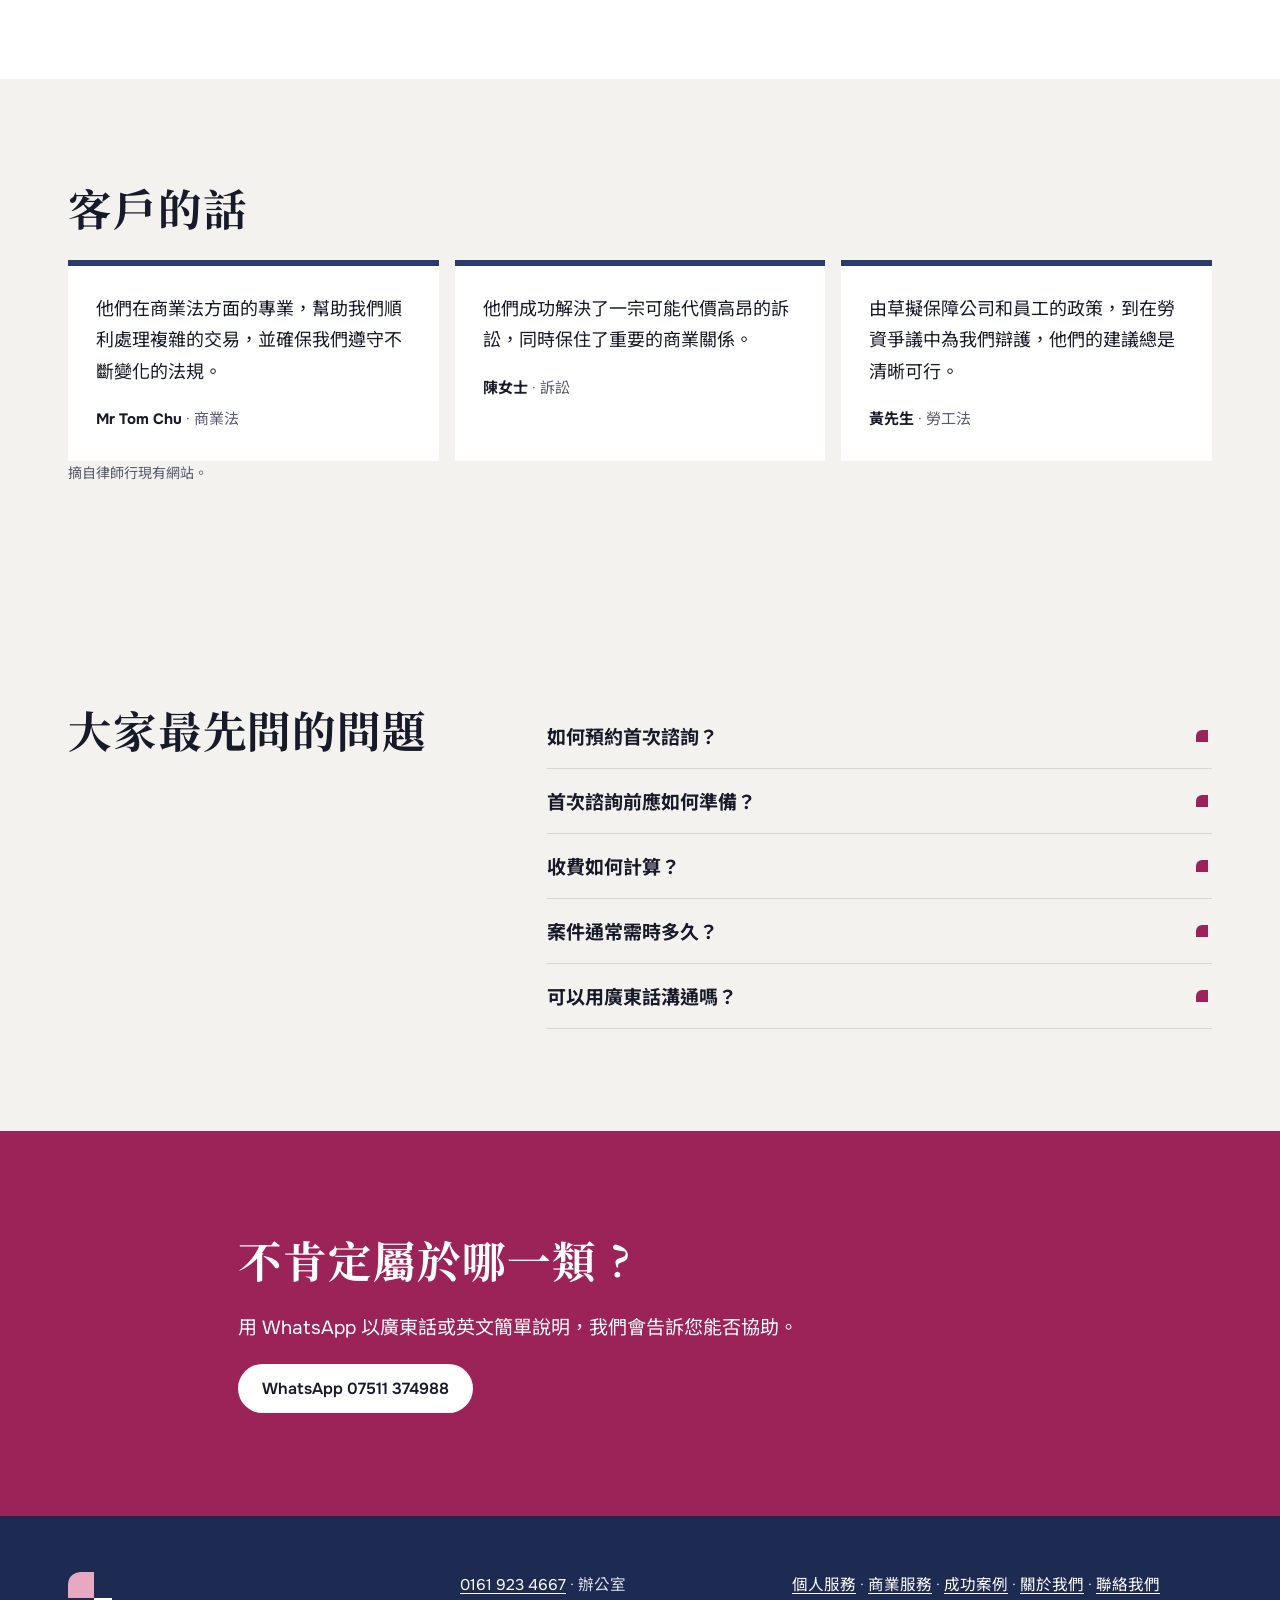
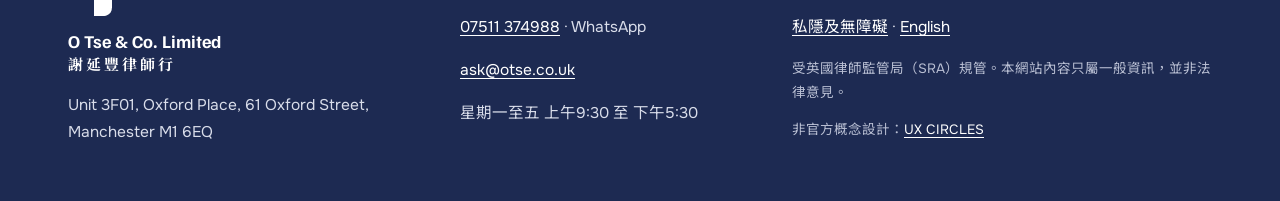
<file: zh/business.html>
<!doctype html>
<html lang="zh-Hant-HK">
<head>
<meta charset="utf-8">
<meta name="viewport" content="width=device-width, initial-scale=1">
<meta name="robots" content="noindex, nofollow">
<title>公司及生意 | 謝延豐律師行（概念設計）</title>
<meta name="description" content="為不同規模的企業提供勤勉細心的法律服務，以實際可行的方案保障您的利益。">
<link rel="alternate" hreflang="en" href="https://uxcircles.github.io/otse/business.html">
<link rel="alternate" hreflang="zh-Hant" href="https://uxcircles.github.io/otse/zh/business.html">
<link rel="icon" type="image/svg+xml" href="../assets/img/favicon.svg">
<meta name="theme-color" content="#2a3b6f">
<link rel="preload" href="../assets/fonts/familjen.woff2" as="font" type="font/woff2" crossorigin>
<link rel="preload" href="../assets/fonts/chiron-sung-700.woff2" as="font" type="font/woff2" crossorigin>
<link rel="stylesheet" href="../assets/site.css?v=5">
<script defer src="../assets/site.js?v=5"></script>
</head>
<body class="pg-business">
<a class="skip" href="#main">跳至內容</a>
<div class="concept-bar" role="note">
  <div class="wrap concept-inner">
    <p><span class="concept-tag">概念</span><span class="concept-long">改版概念設計，並非 <a href="https://otse.co.uk/" target="_blank" rel="noopener">謝延豐律師行官方網站</a>。</span></p>
    <a href="https://ux-circles.com/professionals" target="_blank" rel="noopener"><span class="concept-by">設計：</span><strong>UX CIRCLES</strong> <svg viewBox="0 0 24 24" aria-hidden="true"><path d="M7 17 17 7M8 7h9v9"/></svg></a>
  </div>
</div>
<header class="head" id="top">
  <div class="wrap head-in">
    <a class="brand" href="index.html" aria-label="謝延豐律師行 首頁">
      <img class="brand-mark" src="../assets/img/mark.svg" width="70" height="70" alt="" aria-hidden="true">
      <span class="brand-txt"><span class="brand-en">O Tse &amp; Co.</span><span class="brand-zh" lang="zh-Hant">謝延豐律師行</span></span>
    </a>
    <nav class="nav" aria-label="主選單"><a href="personal.html">個人服務</a><a href="business.html" aria-current=page>商業服務</a><a href="cases.html">成功案例</a><a href="about.html">關於我們</a><a href="contact.html">聯絡我們</a></nav>
    <a class="lang" href="../business.html" lang="en" hreflang="en">English</a>
    <a class="head-call" href="tel:+441619234667">0161 923 4667</a>
    <button class="menu-btn" type="button" aria-expanded="false" aria-controls="menu">選單</button>
  </div>
  <div class="menu" id="menu" hidden>
    <nav class="wrap" aria-label="選單">
      <a href="personal.html">個人服務</a><a href="business.html" aria-current=page>商業服務</a><a href="cases.html">成功案例</a><a href="about.html">關於我們</a><a href="contact.html">聯絡我們</a>
      <a href="../business.html" lang="en">English</a>
      <a href="tel:+441619234667">致電 0161 923 4667</a>
    </nav>
  </div>
</header>
<main id="main">
<section class="page-hero ph-navy">
  <div class="wrap ph-in">
    <h1>公司及生意</h1>
    <p>為不同規模的企業提供勤勉細心的法律服務，以實際可行的方案保障您的利益。</p>
  </div>
  <div class="tiles ph-tiles" aria-hidden="true"><i></i><i></i></div>
</section><section class="sec" aria-labelledby="areas-h">
  <div class="wrap">
    <h2 id="areas-h">法律範疇</h2>
    <ul class="areas areas-navy"><li id="commercial"><h3>商業法</h3><p>合約、交易及法規遵從，令業務順利並合法運作。</p></li><li id="corporate"><h3>公司法</h3><p>由成立公司到公司管治及擴展，確保公司符合法規。</p></li><li id="employer"><h3>僱主勞工法</h3><p>起草僱傭合約及員工政策，就權利義務提供意見，並在爭議中為您辯護。</p></li><li id="commercial-lease"><h3>商業租務糾紛</h3><p>商業物業的業主與租戶糾紛，以調解或訴訟處理。</p></li><li id="business-dispute"><h3>商業爭議</h3><p>以訴訟或另類排解程序解決商業爭議，將風險及對業務的影響減到最低。</p></li></ul>
  </div>
</section><section class="sec deep deep-navy" aria-labelledby="deep-h">
  <div class="wrap">
    <h2 id="deep-h">我們最有經驗的範疇</h2>
    <div class="deep-rows"><div class="deep-row"><h3>商業法</h3><p>合約談判、公司管治及法規遵從，並協助處理商業交易及複雜的公司運作。</p></div><div class="deep-row"><h3>商業爭議</h3><p>以訴訟及另類排解程序有效保障您的利益，並盡可能維繫商業關係。</p></div><div class="deep-row"><h3>僱主勞工法</h3><p>由起草僱傭合約到處理複雜的員工關係問題，確保您遵守勞工法，並在爭議中為您辯護。</p></div></div>
  </div>
</section><section class="sec quotes-sec quotes-navy" aria-labelledby="q-h">
  <div class="wrap">
    <h2 id="q-h">客戶的話</h2>
    <div class="quotes"><figure class="quote"><blockquote><p>他們在商業法方面的專業，幫助我們順利處理複雜的交易，並確保我們遵守不斷變化的法規。</p></blockquote><figcaption><strong>Mr Tom Chu</strong> · 商業法</figcaption></figure><figure class="quote"><blockquote><p>他們成功解決了一宗可能代價高昂的訴訟，同時保住了重要的商業關係。</p></blockquote><figcaption><strong>陳女士</strong> · 訴訟</figcaption></figure><figure class="quote"><blockquote><p>由草擬保障公司和員工的政策，到在勞資爭議中為我們辯護，他們的建議總是清晰可行。</p></blockquote><figcaption><strong>黃先生</strong> · 勞工法</figcaption></figure></div>
    <p class="fine">摘自律師行現有網站。</p>
  </div>
</section><section class="sec faq-sec" aria-labelledby="faq-h">
  <div class="wrap faq-grid">
    <h2 id="faq-h">大家最先問的問題</h2>
    <div class="faq"><details><summary>如何預約首次諮詢？</summary><p>致電辦公室 <a href="tel:+441619234667">0161 923 4667</a>；或以 WhatsApp <a href="https://wa.me/447511374988">07511 374988</a> 簡述您的問題及方便的時間；或電郵至 <a href="mailto:ask@otse.co.uk">ask@otse.co.uk</a>。</p></details><details><summary>首次諮詢前應如何準備？</summary><p>收集與事件相關的文件，並寫下簡單的事件時序，想清楚您希望達到的結果。<a href="contact.html#prepare">首次見面清單</a>列出了常見事務需要帶備的文件。</p></details><details><summary>收費如何計算？</summary><p>費用視乎案件的複雜程度及服務類型而定。我們按個別情況提供計時收費或固定收費，並會在首次諮詢時清楚說明預計費用。</p></details><details><summary>案件通常需時多久？</summary><p>視乎案件的複雜程度、各方的合作程度及法院的效率而定。我們會盡量有效率地處理，需要較長時間的話也會如實告訴您。</p></details><details><summary>可以用廣東話溝通嗎？</summary><p>可以。我們精通廣東話，服務很多從香港移居英國的家庭。會面可以用廣東話或英文進行，可以到 Oxford Street 的辦公室，亦可以透過電話或視像，服務遍及全英國。</p></details></div>
  </div>
</section><section class="sec cta-band cta-navy">
  <div class="wrap cta-in">
    <h2>不肯定屬於哪一類？</h2>
    <p>用 WhatsApp 以廣東話或英文簡單說明，我們會告訴您能否協助。</p>
    <a class="btn btn-white" href="https://wa.me/447511374988?text=%E4%BD%A0%E5%A5%BD%EF%BC%8C%E6%88%91%E6%83%B3%E6%9F%A5%E8%A9%A2%E4%B8%80%E4%BB%B6%E6%B3%95%E5%BE%8B%E4%BA%8B%E5%AE%9C%E3%80%82" data-wa>WhatsApp 07511 374988</a>
  </div>
</section></main>
<footer class="foot">
  <div class="wrap foot-grid">
    <div class="foot-id">
      <img class="foot-mark" src="../assets/img/mark-white.svg" width="70" height="70" alt="" aria-hidden="true">
      <p class="foot-name">O Tse &amp; Co. Limited<br><span lang="zh-Hant">謝延豐律師行</span></p>
      <p>Unit 3F01, Oxford Place, 61 Oxford Street, Manchester M1 6EQ</p>
    </div>
    <div>
      <p><a href="tel:+441619234667">0161 923 4667</a> · 辦公室</p>
      <p><a href="https://wa.me/447511374988">07511 374988</a> · WhatsApp</p>
      <p><a href="mailto:ask@otse.co.uk">ask@otse.co.uk</a></p>
      <p>星期一至五 上午9:30 至 下午5:30</p>
    </div>
    <div>
      <p><a href="personal.html">個人服務</a> · <a href="business.html">商業服務</a> · <a href="cases.html">成功案例</a> · <a href="about.html">關於我們</a> · <a href="contact.html">聯絡我們</a></p>
      <p><a href="privacy.html">私隱及無障礙</a> · <a href="../business.html" lang="en">English</a></p>
      <p class="foot-small">受英國律師監管局（SRA）規管。本網站內容只屬一般資訊，並非法律意見。</p>
      <p class="foot-small">非官方概念設計：<a href="https://ux-circles.com/professionals" target="_blank" rel="noopener">UX CIRCLES</a></p>
    </div>
  </div>
</footer>
<nav class="mbar" aria-label="快捷操作">
  <a href="tel:+441619234667"><span class="mb-ic mb-call" aria-hidden="true"></span>致電</a>
  <a href="https://wa.me/447511374988?text=%E4%BD%A0%E5%A5%BD%EF%BC%8C%E6%88%91%E6%83%B3%E9%A0%90%E7%B4%84%E9%A6%96%E6%AC%A1%E8%AB%AE%E8%A9%A2%E3%80%82" data-wa><span class="mb-ic mb-wa" aria-hidden="true"></span>WhatsApp</a>
  <a href="contact.html#ask"><span class="mb-ic mb-ask" aria-hidden="true"></span>查詢</a>
</nav>
</body>
</html>
</file>
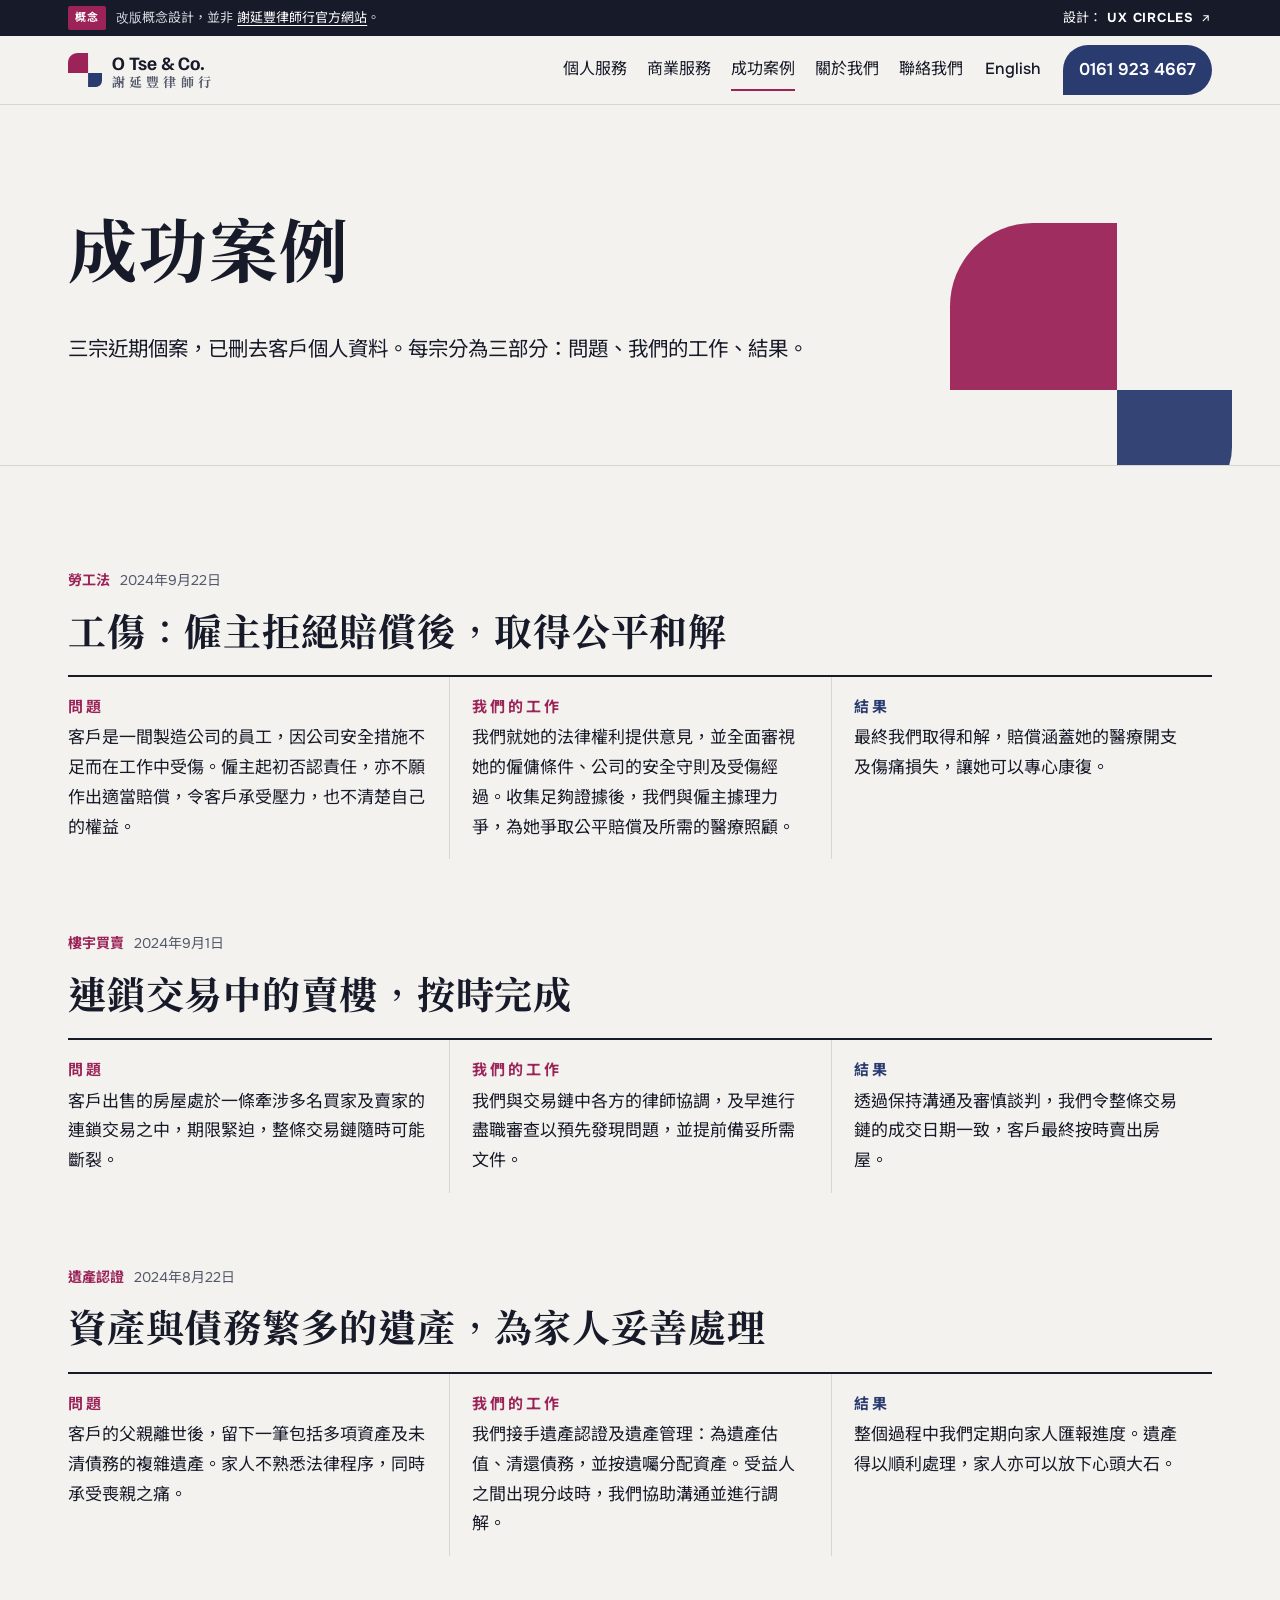
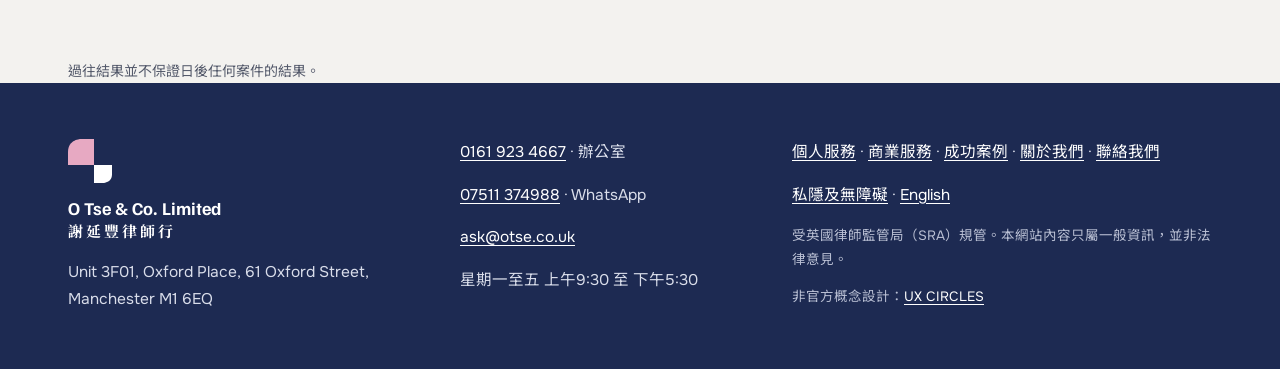
<file: zh/cases.html>
<!doctype html>
<html lang="zh-Hant-HK">
<head>
<meta charset="utf-8">
<meta name="viewport" content="width=device-width, initial-scale=1">
<meta name="robots" content="noindex, nofollow">
<title>成功案例 | 謝延豐律師行（概念設計）</title>
<meta name="description" content="勞工法、樓宇買賣及遺產認證的近期個案。">
<link rel="alternate" hreflang="en" href="https://uxcircles.github.io/otse/cases.html">
<link rel="alternate" hreflang="zh-Hant" href="https://uxcircles.github.io/otse/zh/cases.html">
<link rel="icon" type="image/svg+xml" href="../assets/img/favicon.svg">
<meta name="theme-color" content="#2a3b6f">
<link rel="preload" href="../assets/fonts/familjen.woff2" as="font" type="font/woff2" crossorigin>
<link rel="preload" href="../assets/fonts/chiron-sung-700.woff2" as="font" type="font/woff2" crossorigin>
<link rel="stylesheet" href="../assets/site.css?v=5">
<script defer src="../assets/site.js?v=5"></script>
</head>
<body class="pg-cases">
<a class="skip" href="#main">跳至內容</a>
<div class="concept-bar" role="note">
  <div class="wrap concept-inner">
    <p><span class="concept-tag">概念</span><span class="concept-long">改版概念設計，並非 <a href="https://otse.co.uk/" target="_blank" rel="noopener">謝延豐律師行官方網站</a>。</span></p>
    <a href="https://ux-circles.com/professionals" target="_blank" rel="noopener"><span class="concept-by">設計：</span><strong>UX CIRCLES</strong> <svg viewBox="0 0 24 24" aria-hidden="true"><path d="M7 17 17 7M8 7h9v9"/></svg></a>
  </div>
</div>
<header class="head" id="top">
  <div class="wrap head-in">
    <a class="brand" href="index.html" aria-label="謝延豐律師行 首頁">
      <img class="brand-mark" src="../assets/img/mark.svg" width="70" height="70" alt="" aria-hidden="true">
      <span class="brand-txt"><span class="brand-en">O Tse &amp; Co.</span><span class="brand-zh" lang="zh-Hant">謝延豐律師行</span></span>
    </a>
    <nav class="nav" aria-label="主選單"><a href="personal.html">個人服務</a><a href="business.html">商業服務</a><a href="cases.html" aria-current=page>成功案例</a><a href="about.html">關於我們</a><a href="contact.html">聯絡我們</a></nav>
    <a class="lang" href="../cases.html" lang="en" hreflang="en">English</a>
    <a class="head-call" href="tel:+441619234667">0161 923 4667</a>
    <button class="menu-btn" type="button" aria-expanded="false" aria-controls="menu">選單</button>
  </div>
  <div class="menu" id="menu" hidden>
    <nav class="wrap" aria-label="選單">
      <a href="personal.html">個人服務</a><a href="business.html">商業服務</a><a href="cases.html" aria-current=page>成功案例</a><a href="about.html">關於我們</a><a href="contact.html">聯絡我們</a>
      <a href="../cases.html" lang="en">English</a>
      <a href="tel:+441619234667">致電 0161 923 4667</a>
    </nav>
  </div>
</header>
<main id="main">
<section class="page-hero ph-paper">
  <div class="wrap ph-in">
    <h1>成功案例</h1>
    <p>三宗近期個案，已刪去客戶個人資料。每宗分為三部分：問題、我們的工作、結果。</p>
  </div>
  <div class="tiles ph-tiles" aria-hidden="true"><i></i><i></i></div>
</section>
<section class="sec">
  <div class="wrap cases-list"><article class="case" id="workplace-injury">
  <header><p class="case-meta"><span>勞工法</span> <time>2024年9月22日</time></p><h2>工傷：僱主拒絕賠償後，取得公平和解</h2></header>
  <div class="cs-steps"><div class="cs-step"><h3>問題</h3><p>客戶是一間製造公司的員工，因公司安全措施不足而在工作中受傷。僱主起初否認責任，亦不願作出適當賠償，令客戶承受壓力，也不清楚自己的權益。</p></div><div class="cs-step"><h3>我們的工作</h3><p>我們就她的法律權利提供意見，並全面審視她的僱傭條件、公司的安全守則及受傷經過。收集足夠證據後，我們與僱主據理力爭，為她爭取公平賠償及所需的醫療照顧。</p></div><div class="cs-step"><h3>結果</h3><p>最終我們取得和解，賠償涵蓋她的醫療開支及傷痛損失，讓她可以專心康復。</p></div></div>
</article><article class="case" id="property-chain">
  <header><p class="case-meta"><span>樓宇買賣</span> <time>2024年9月1日</time></p><h2>連鎖交易中的賣樓，按時完成</h2></header>
  <div class="cs-steps"><div class="cs-step"><h3>問題</h3><p>客戶出售的房屋處於一條牽涉多名買家及賣家的連鎖交易之中，期限緊迫，整條交易鏈隨時可能斷裂。</p></div><div class="cs-step"><h3>我們的工作</h3><p>我們與交易鏈中各方的律師協調，及早進行盡職審查以預先發現問題，並提前備妥所需文件。</p></div><div class="cs-step"><h3>結果</h3><p>透過保持溝通及審慎談判，我們令整條交易鏈的成交日期一致，客戶最終按時賣出房屋。</p></div></div>
</article><article class="case" id="estate">
  <header><p class="case-meta"><span>遺產認證</span> <time>2024年8月22日</time></p><h2>資產與債務繁多的遺產，為家人妥善處理</h2></header>
  <div class="cs-steps"><div class="cs-step"><h3>問題</h3><p>客戶的父親離世後，留下一筆包括多項資產及未清債務的複雜遺產。家人不熟悉法律程序，同時承受喪親之痛。</p></div><div class="cs-step"><h3>我們的工作</h3><p>我們接手遺產認證及遺產管理：為遺產估值、清還債務，並按遺囑分配資產。受益人之間出現分歧時，我們協助溝通並進行調解。</p></div><div class="cs-step"><h3>結果</h3><p>整個過程中我們定期向家人匯報進度。遺產得以順利處理，家人亦可以放下心頭大石。</p></div></div>
</article></div>
</section>
<p class="wrap fine">過往結果並不保證日後任何案件的結果。</p></main>
<footer class="foot">
  <div class="wrap foot-grid">
    <div class="foot-id">
      <img class="foot-mark" src="../assets/img/mark-white.svg" width="70" height="70" alt="" aria-hidden="true">
      <p class="foot-name">O Tse &amp; Co. Limited<br><span lang="zh-Hant">謝延豐律師行</span></p>
      <p>Unit 3F01, Oxford Place, 61 Oxford Street, Manchester M1 6EQ</p>
    </div>
    <div>
      <p><a href="tel:+441619234667">0161 923 4667</a> · 辦公室</p>
      <p><a href="https://wa.me/447511374988">07511 374988</a> · WhatsApp</p>
      <p><a href="mailto:ask@otse.co.uk">ask@otse.co.uk</a></p>
      <p>星期一至五 上午9:30 至 下午5:30</p>
    </div>
    <div>
      <p><a href="personal.html">個人服務</a> · <a href="business.html">商業服務</a> · <a href="cases.html">成功案例</a> · <a href="about.html">關於我們</a> · <a href="contact.html">聯絡我們</a></p>
      <p><a href="privacy.html">私隱及無障礙</a> · <a href="../cases.html" lang="en">English</a></p>
      <p class="foot-small">受英國律師監管局（SRA）規管。本網站內容只屬一般資訊，並非法律意見。</p>
      <p class="foot-small">非官方概念設計：<a href="https://ux-circles.com/professionals" target="_blank" rel="noopener">UX CIRCLES</a></p>
    </div>
  </div>
</footer>
<nav class="mbar" aria-label="快捷操作">
  <a href="tel:+441619234667"><span class="mb-ic mb-call" aria-hidden="true"></span>致電</a>
  <a href="https://wa.me/447511374988?text=%E4%BD%A0%E5%A5%BD%EF%BC%8C%E6%88%91%E6%83%B3%E9%A0%90%E7%B4%84%E9%A6%96%E6%AC%A1%E8%AB%AE%E8%A9%A2%E3%80%82" data-wa><span class="mb-ic mb-wa" aria-hidden="true"></span>WhatsApp</a>
  <a href="contact.html#ask"><span class="mb-ic mb-ask" aria-hidden="true"></span>查詢</a>
</nav>
</body>
</html>
</file>
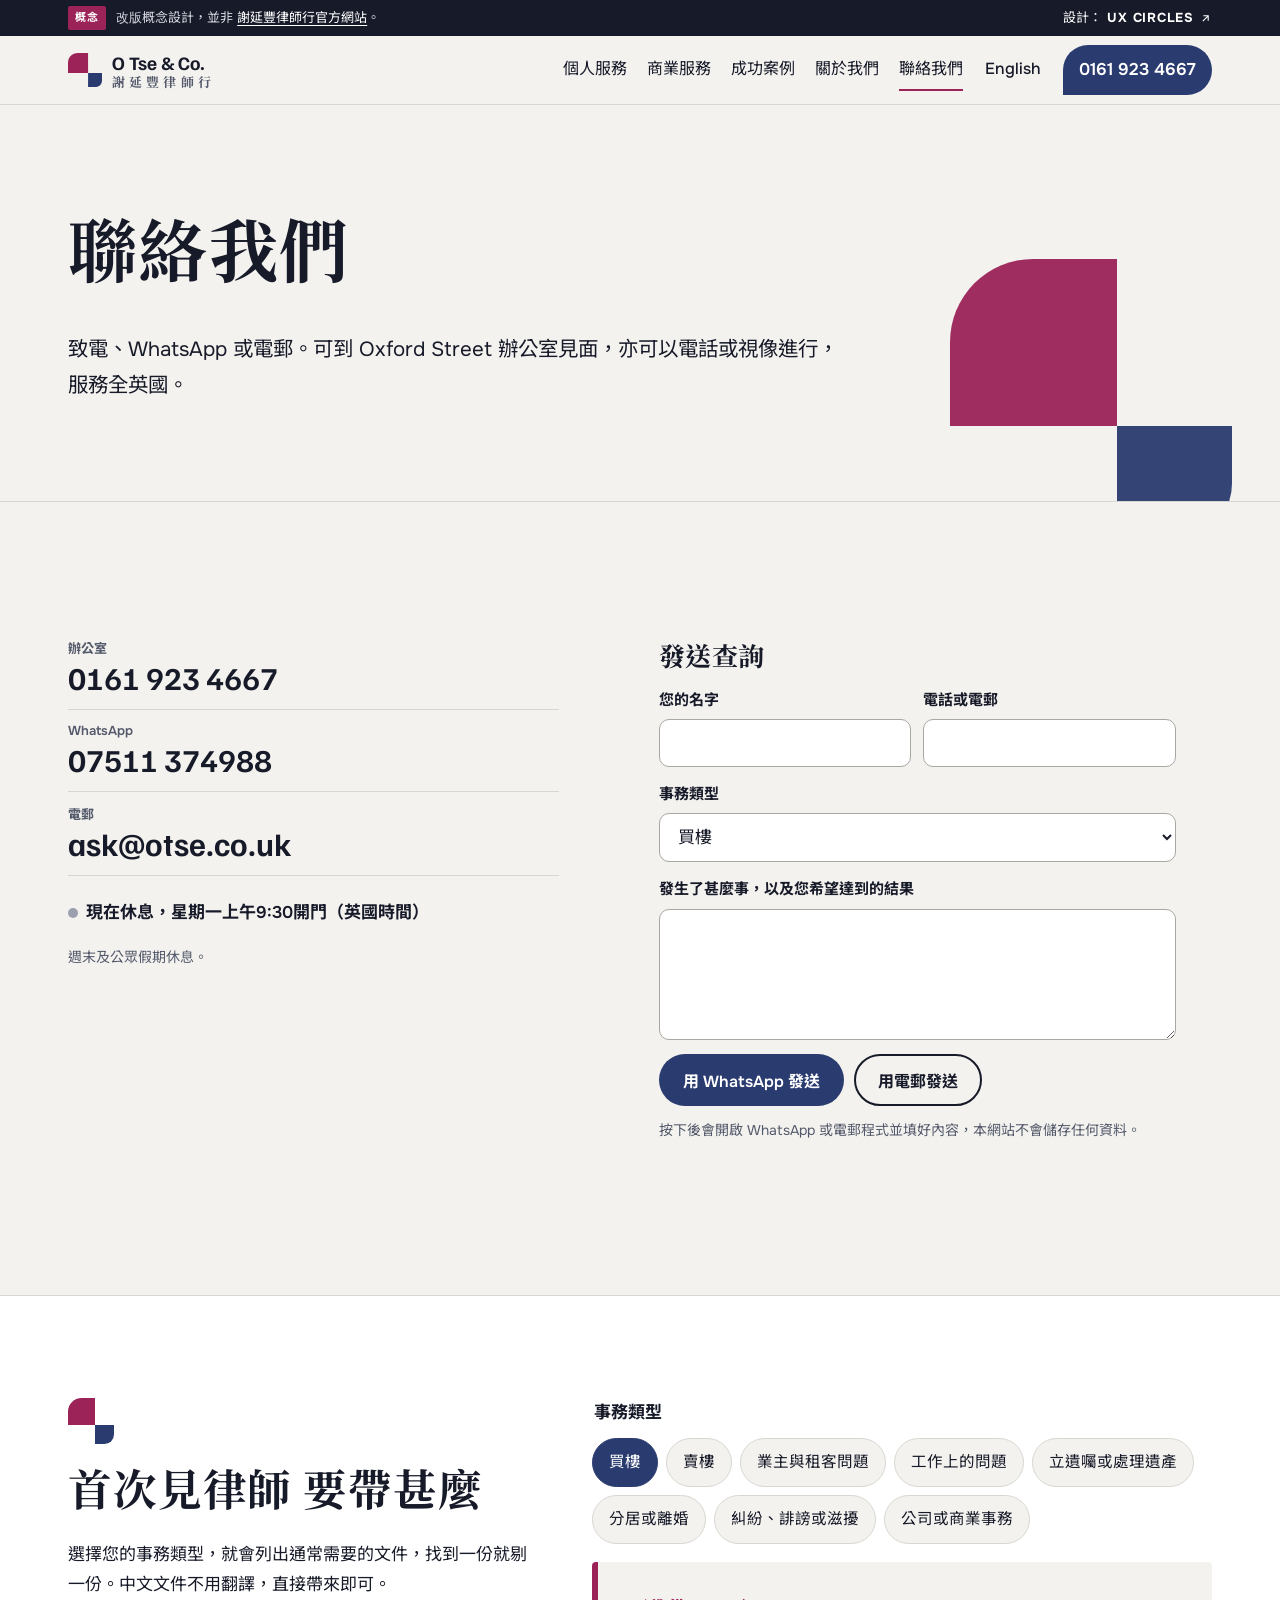
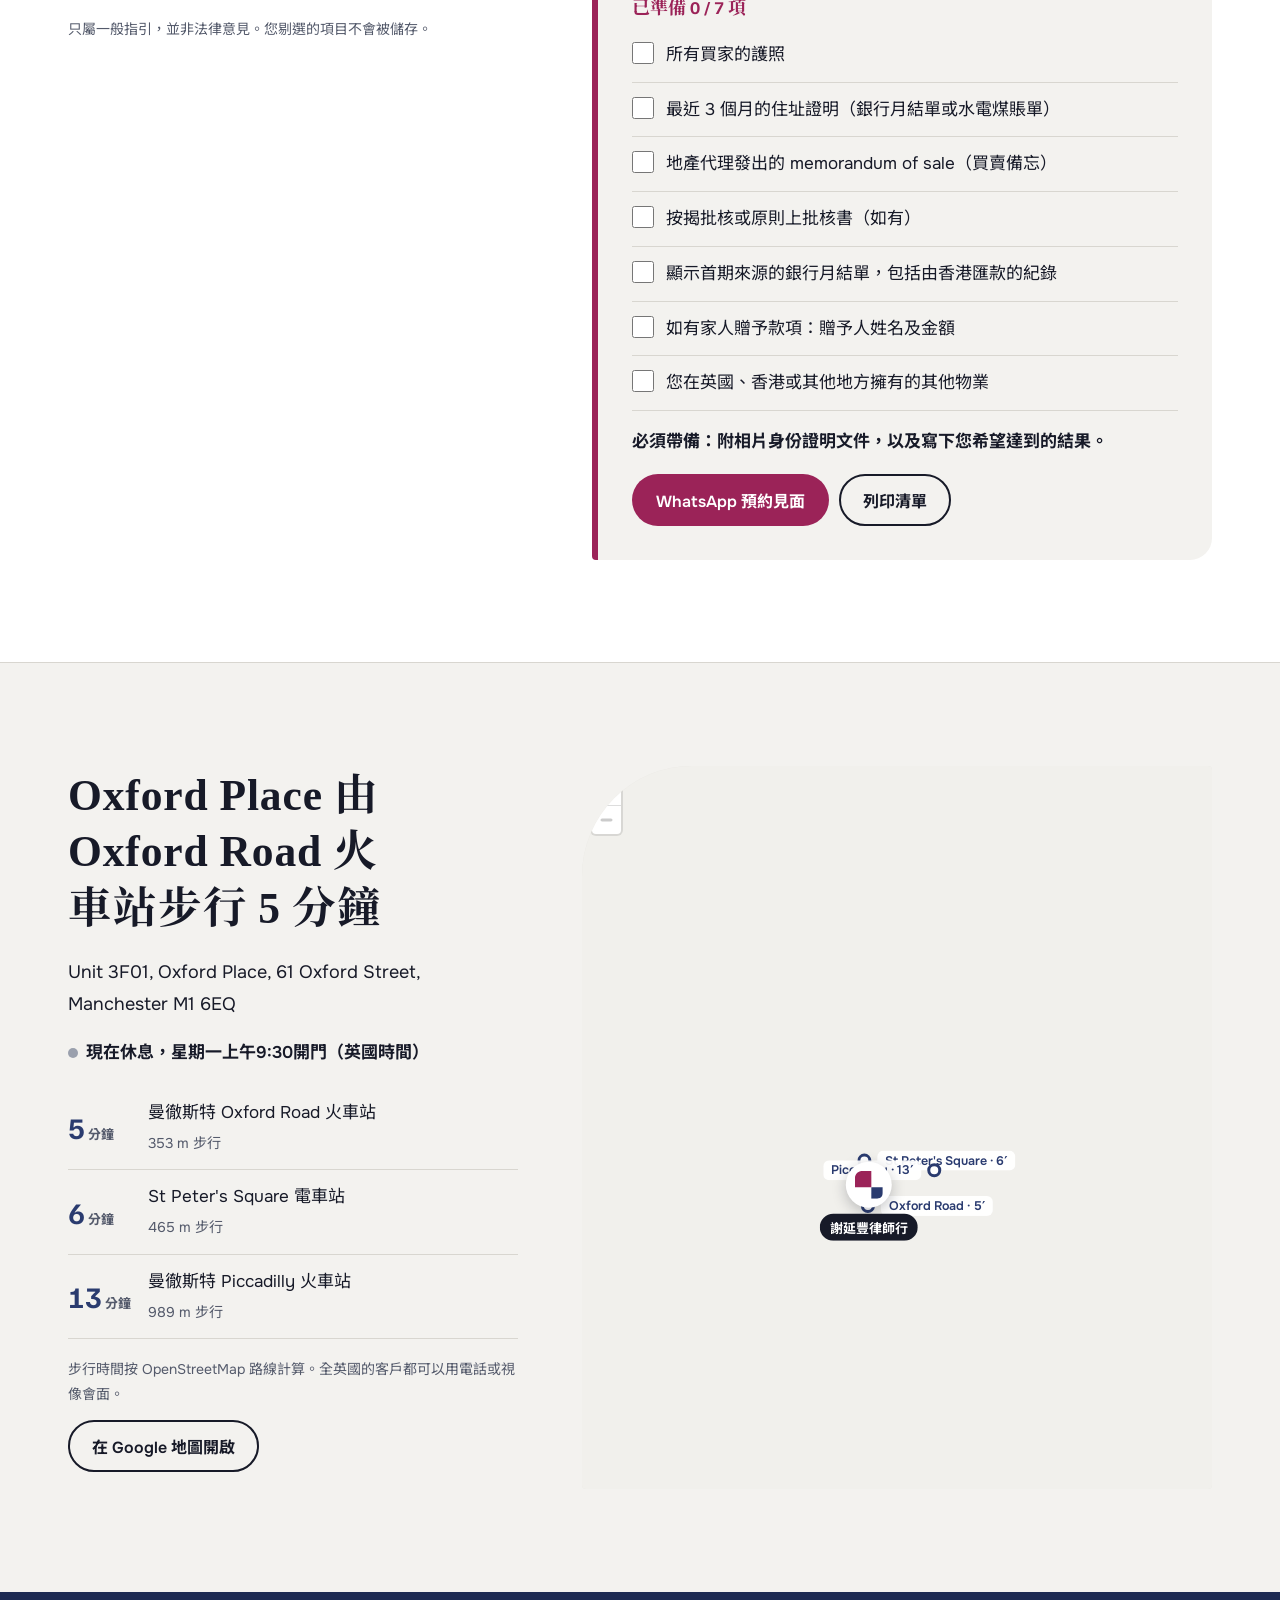
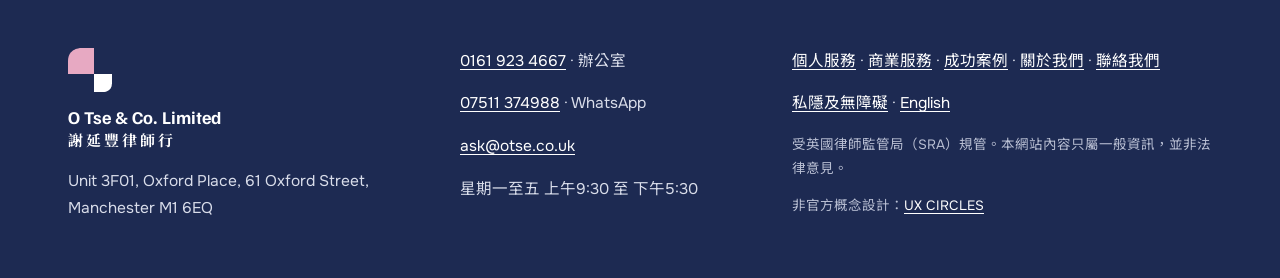
<file: zh/contact.html>
<!doctype html>
<html lang="zh-Hant-HK">
<head>
<meta charset="utf-8">
<meta name="viewport" content="width=device-width, initial-scale=1">
<meta name="robots" content="noindex, nofollow">
<title>聯絡我們 | 謝延豐律師行（概念設計）</title>
<meta name="description" content="電話、WhatsApp、電郵及前往 Oxford Place 的路線。">
<link rel="alternate" hreflang="en" href="https://uxcircles.github.io/otse/contact.html">
<link rel="alternate" hreflang="zh-Hant" href="https://uxcircles.github.io/otse/zh/contact.html">
<link rel="icon" type="image/svg+xml" href="../assets/img/favicon.svg">
<meta name="theme-color" content="#2a3b6f">
<link rel="preload" href="../assets/fonts/familjen.woff2" as="font" type="font/woff2" crossorigin>
<link rel="preload" href="../assets/fonts/chiron-sung-700.woff2" as="font" type="font/woff2" crossorigin>
<link rel="stylesheet" href="../assets/site.css?v=5">
<script defer src="../assets/site.js?v=5"></script>
</head>
<body class="pg-contact">
<a class="skip" href="#main">跳至內容</a>
<div class="concept-bar" role="note">
  <div class="wrap concept-inner">
    <p><span class="concept-tag">概念</span><span class="concept-long">改版概念設計，並非 <a href="https://otse.co.uk/" target="_blank" rel="noopener">謝延豐律師行官方網站</a>。</span></p>
    <a href="https://ux-circles.com/professionals" target="_blank" rel="noopener"><span class="concept-by">設計：</span><strong>UX CIRCLES</strong> <svg viewBox="0 0 24 24" aria-hidden="true"><path d="M7 17 17 7M8 7h9v9"/></svg></a>
  </div>
</div>
<header class="head" id="top">
  <div class="wrap head-in">
    <a class="brand" href="index.html" aria-label="謝延豐律師行 首頁">
      <img class="brand-mark" src="../assets/img/mark.svg" width="70" height="70" alt="" aria-hidden="true">
      <span class="brand-txt"><span class="brand-en">O Tse &amp; Co.</span><span class="brand-zh" lang="zh-Hant">謝延豐律師行</span></span>
    </a>
    <nav class="nav" aria-label="主選單"><a href="personal.html">個人服務</a><a href="business.html">商業服務</a><a href="cases.html">成功案例</a><a href="about.html">關於我們</a><a href="contact.html" aria-current=page>聯絡我們</a></nav>
    <a class="lang" href="../contact.html" lang="en" hreflang="en">English</a>
    <a class="head-call" href="tel:+441619234667">0161 923 4667</a>
    <button class="menu-btn" type="button" aria-expanded="false" aria-controls="menu">選單</button>
  </div>
  <div class="menu" id="menu" hidden>
    <nav class="wrap" aria-label="選單">
      <a href="personal.html">個人服務</a><a href="business.html">商業服務</a><a href="cases.html">成功案例</a><a href="about.html">關於我們</a><a href="contact.html" aria-current=page>聯絡我們</a>
      <a href="../contact.html" lang="en">English</a>
      <a href="tel:+441619234667">致電 0161 923 4667</a>
    </nav>
  </div>
</header>
<main id="main">
<section class="page-hero ph-paper">
  <div class="wrap ph-in">
    <h1>聯絡我們</h1>
    <p>致電、WhatsApp 或電郵。可到 Oxford Street 辦公室見面，亦可以電話或視像進行，服務全英國。</p>
  </div>
  <div class="tiles ph-tiles" aria-hidden="true"><i></i><i></i></div>
</section>
<section class="sec">
  <div class="wrap contact-grid">
    <div>
      <ul class="ways ways-big">
        <li><a href="tel:+441619234667"><small>辦公室</small>0161 923 4667</a></li>
        <li><a href="https://wa.me/447511374988" data-wa><small>WhatsApp</small>07511 374988</a></li>
        <li><a href="mailto:ask@otse.co.uk"><small>電郵</small>ask@otse.co.uk</a></li>
      </ul>
      <p class="status" data-open><span class="status-dot" aria-hidden="true"></span><span data-open-txt>星期一至五 上午9:30 至 下午5:30</span></p>
      <p class="fine">週末及公眾假期休息。</p>
    </div>
    <form class="ask" id="ask" data-ask novalidate>
  <h2>發送查詢</h2>
  <div class="ask-row">
    <label>您的名字<input name="name" autocomplete="name" required></label>
    <label>電話或電郵<input name="reach" autocomplete="tel" required></label>
  </div>
  <label>事務類型<select name="topic"><option>買樓</option><option>賣樓</option><option>業主與租客問題</option><option>工作上的問題</option><option>立遺囑或處理遺產</option><option>分居或離婚</option><option>糾紛、誹謗或滋擾</option><option>公司或商業事務</option><option>其他</option></select></label>
  <label>發生了甚麼事，以及您希望達到的結果<textarea name="msg" rows="5" required></textarea></label>
  <p class="err" data-err hidden role="alert">請填寫名字、聯絡方法及問題。</p>
  <div class="ask-actions">
    <button class="btn btn-navy" type="submit" value="wa">用 WhatsApp 發送</button>
    <button class="btn btn-line" type="submit" value="mail">用電郵發送</button>
  </div>
  <p class="fine">按下後會開啟 WhatsApp 或電郵程式並填好內容，本網站不會儲存任何資料。</p>
</form>
  </div>
</section>
<section class="sec prepare" id="prepare" aria-labelledby="prep-h">
  <div class="wrap prep-grid">
    <div class="prep-intro">
      <div class="tiles tiles-sm" aria-hidden="true"><i></i><i></i></div>
      <h2 id="prep-h">首次見律師 要帶甚麼</h2>
      <p>選擇您的事務類型，就會列出通常需要的文件，找到一份就剔一份。中文文件不用翻譯，直接帶來即可。</p>
      <p class="fine">只屬一般指引，並非法律意見。您剔選的項目不會被儲存。</p>
    </div>
    <form class="ck" data-check>
      <fieldset><legend>事務類型</legend><div class="picks"><label class="pick"><input type="radio" name="matter" value="buy" checked><span>買樓</span></label><label class="pick"><input type="radio" name="matter" value="sell"><span>賣樓</span></label><label class="pick"><input type="radio" name="matter" value="tenancy"><span>業主與租客問題</span></label><label class="pick"><input type="radio" name="matter" value="employment"><span>工作上的問題</span></label><label class="pick"><input type="radio" name="matter" value="will"><span>立遺囑或處理遺產</span></label><label class="pick"><input type="radio" name="matter" value="family"><span>分居或離婚</span></label><label class="pick"><input type="radio" name="matter" value="dispute"><span>糾紛、誹謗或滋擾</span></label><label class="pick"><input type="radio" name="matter" value="business"><span>公司或商業事務</span></label></div></fieldset>
      <div class="ck-sheet">
        <p class="ck-count" aria-live="polite" data-count></p>
        <ul class="ck-list" data-matter="buy" data-label="買樓"><li><label><input type="checkbox"><span>所有買家的護照</span></label></li><li><label><input type="checkbox"><span>最近 3 個月的住址證明（銀行月結單或水電煤賬單）</span></label></li><li><label><input type="checkbox"><span>地產代理發出的 memorandum of sale（買賣備忘）</span></label></li><li><label><input type="checkbox"><span>按揭批核或原則上批核書（如有）</span></label></li><li><label><input type="checkbox"><span>顯示首期來源的銀行月結單，包括由香港匯款的紀錄</span></label></li><li><label><input type="checkbox"><span>如有家人贈予款項：贈予人姓名及金額</span></label></li><li><label><input type="checkbox"><span>您在英國、香港或其他地方擁有的其他物業</span></label></li></ul><ul class="ck-list" data-matter="sell" data-label="賣樓" hidden><li><label><input type="checkbox"><span>每位業主的護照及住址證明</span></label></li><li><label><input type="checkbox"><span>按揭銀行及戶口號碼</span></label></li><li><label><input type="checkbox"><span>工程證書及保用（窗戶、鍋爐、擴建等）</span></label></li><li><label><input type="checkbox"><span>如屬 leasehold 單位：租約及最近的管理費結單</span></label></li><li><label><input type="checkbox"><span>買方律師資料（如已談妥買賣）</span></label></li></ul><ul class="ck-list" data-matter="tenancy" data-label="業主與租客問題" hidden><li><label><input type="checkbox"><span>租約及續約文件</span></label></li><li><label><input type="checkbox"><span>按金保障證明（deposit protection certificate）</span></label></li><li><label><input type="checkbox"><span>租金紀錄：銀行轉賬或租金結單</span></label></li><li><label><input type="checkbox"><span>所有發出或收到的通知或信件，並註明收到日期</span></label></li><li><label><input type="checkbox"><span>與問題有關的相片及訊息</span></label></li></ul><ul class="ck-list" data-matter="employment" data-label="工作上的問題" hidden><li><label><input type="checkbox"><span>僱傭合約及員工手冊</span></label></li><li><label><input type="checkbox"><span>最近的糧單</span></label></li><li><label><input type="checkbox"><span>相關信件：解僱、紀律處分、申訴</span></label></li><li><label><input type="checkbox"><span>附日期的事件時序</span></label></li><li><label><input type="checkbox"><span>如涉及工傷：醫療紀錄及意外報告</span></label></li></ul><ul class="ck-list" data-matter="will" data-label="立遺囑或處理遺產" hidden><li><label><input type="checkbox"><span>立遺囑：您在英國及香港的資產清單（物業、銀行戶口、強積金、退休金）</span></label></li><li><label><input type="checkbox"><span>受益人及希望委任的遺囑執行人</span></label></li><li><label><input type="checkbox"><span>為未滿 18 歲子女選定的監護人</span></label></li><li><label><input type="checkbox"><span>處理遺產：死亡證及遺囑正本</span></label></li><li><label><input type="checkbox"><span>已故者的銀行戶口、物業及債務資料</span></label></li></ul><ul class="ck-list" data-matter="family" data-label="分居或離婚" hidden><li><label><input type="checkbox"><span>結婚證書（香港發出的亦可）</span></label></li><li><label><input type="checkbox"><span>子女出生證明書</span></label></li><li><label><input type="checkbox"><span>雙方收入、物業、儲蓄及退休金（包括強積金）概要</span></label></li><li><label><input type="checkbox"><span>分居經過的時序及任何法庭文件</span></label></li></ul><ul class="ck-list" data-matter="dispute" data-label="糾紛、誹謗或滋擾" hidden><li><label><input type="checkbox"><span>附日期的事件時序</span></label></li><li><label><input type="checkbox"><span>合約、發票、信件及訊息</span></label></li><li><label><input type="checkbox"><span>如涉及網上內容：顯示日期及網址的截圖</span></label></li><li><label><input type="checkbox"><span>如涉及滋擾：相片、錄音或噪音日誌</span></label></li><li><label><input type="checkbox"><span>任何法庭文件，並註明收到日期</span></label></li></ul><ul class="ck-list" data-matter="business" data-label="公司或商業事務" hidden><li><label><input type="checkbox"><span>公司註冊號碼、董事及股東名單</span></label></li><li><label><input type="checkbox"><span>公司章程及股東協議</span></label></li><li><label><input type="checkbox"><span>需要審閱的合約或草稿</span></label></li><li><label><input type="checkbox"><span>與對方的往來書信</span></label></li></ul>
        <p class="ck-always">必須帶備：附相片身份證明文件，以及寫下您希望達到的結果。</p>
        <div class="ck-actions">
          <a class="btn btn-mag" data-ck-wa href="https://wa.me/447511374988" target="_blank" rel="noopener">WhatsApp 預約見面</a>
          <button class="btn btn-line" type="button" data-print>列印清單</button>
        </div>
      </div>
    </form>
  </div>
</section>
<section class="sec visit" id="visit" aria-labelledby="visit-h">
  <div class="wrap visit-grid">
    <div class="visit-txt">
      <h2 id="visit-h">Oxford Place 由 Oxford Road 火車站步行 5 分鐘</h2>
      <p class="addr">Unit 3F01, Oxford Place, 61 Oxford Street, Manchester M1 6EQ</p>
      <p class="status" data-open><span class="status-dot" aria-hidden="true"></span><span data-open-txt>星期一至五 上午9:30 至 下午5:30</span></p>
      <ul class="walks"><li><span class="v-min">5<small>分鐘</small></span><span>曼徹斯特 Oxford Road 火車站<br><small>353 m 步行</small></span></li><li><span class="v-min">6<small>分鐘</small></span><span>St Peter's Square 電車站<br><small>465 m 步行</small></span></li><li><span class="v-min">13<small>分鐘</small></span><span>曼徹斯特 Piccadilly 火車站<br><small>989 m 步行</small></span></li></ul>
      <p class="fine">步行時間按 OpenStreetMap 路線計算。全英國的客戶都可以用電話或視像會面。</p>
      <p><a class="btn btn-line" href="https://maps.app.goo.gl/LQid4jvixBQ4nFDKA" target="_blank" rel="noopener">在 Google 地圖開啟</a></p>
    </div>
    <div class="map" data-map data-src="../assets/vendor/maplibre/maplibre-gl.js" data-css="../assets/vendor/maplibre/maplibre-gl.css" data-mapjs="../assets/map.js?v=5">
      <div class="map-sketch" aria-hidden="true">
        <span class="ms-road ms-ox">Oxford Street</span><span class="ms-road ms-wh">Whitworth Street</span>
        <span class="ms-pin"><img class="ms-mark" src="../assets/img/mark.svg" width="70" height="70" alt="" aria-hidden="true"></span>
      </div>
      <script type="application/json" id="map-data">{"home": [-2.2421238, 53.4759435], "mark": "../assets/img/mark.svg", "label": "謝延豐律師行", "routes": [{"name": "Oxford Road", "min": 5, "start": [-2.2422762, 53.4737777], "coords": [[-2.2423, 53.47377], [-2.24248, 53.47396], [-2.24267, 53.4742], [-2.24268, 53.47422], [-2.24266, 53.47423], [-2.24241, 53.4743], [-2.24209, 53.4744], [-2.24168, 53.47452], [-2.24163, 53.47453], [-2.24156, 53.47453], [-2.24147, 53.47454], [-2.2414, 53.47455], [-2.24131, 53.47455], [-2.24126, 53.47454], [-2.24119, 53.47453], [-2.24116, 53.47454], [-2.24112, 53.47456], [-2.24101, 53.47459], [-2.24098, 53.47462], [-2.24099, 53.47463], [-2.24105, 53.4747], [-2.24108, 53.47474], [-2.24104, 53.47476], [-2.24106, 53.47478], [-2.24111, 53.47479], [-2.24116, 53.47484], [-2.24118, 53.47484], [-2.24139, 53.47506], [-2.24206, 53.47591], [-2.24209, 53.47595]]}, {"name": "St Peter's Square", "min": 6, "start": [-2.242884, 53.4784104], "coords": [[-2.24291, 53.47842], [-2.2429, 53.47843], [-2.24291, 53.47844], [-2.24288, 53.47846], [-2.24287, 53.47848], [-2.24284, 53.4785], [-2.2427, 53.4786], [-2.24267, 53.47865], [-2.24263, 53.47868], [-2.2426, 53.47867], [-2.24253, 53.47867], [-2.2425, 53.47867], [-2.2425, 53.47863], [-2.24248, 53.47861], [-2.24244, 53.47858], [-2.2424, 53.47856], [-2.24235, 53.47854], [-2.24252, 53.47843], [-2.24314, 53.478], [-2.24319, 53.47796], [-2.24328, 53.47789], [-2.24352, 53.47769], [-2.24374, 53.47742], [-2.24377, 53.4774], [-2.24357, 53.47727], [-2.24348, 53.47721], [-2.24333, 53.47711], [-2.24327, 53.47706], [-2.24323, 53.47702], [-2.24318, 53.47696], [-2.24316, 53.47694], [-2.24312, 53.4769], [-2.24292, 53.47668], [-2.2429, 53.47666], [-2.24289, 53.47664], [-2.24286, 53.47662], [-2.2426, 53.47636], [-2.24248, 53.47632], [-2.24242, 53.47625], [-2.24237, 53.47619], [-2.24229, 53.4762], [-2.24219, 53.47624], [-2.24205, 53.4763], [-2.24203, 53.47631], [-2.24198, 53.47628], [-2.24202, 53.47626], [-2.24218, 53.47616], [-2.24221, 53.47615], [-2.24223, 53.47613], [-2.24223, 53.47611], [-2.24222, 53.47609], [-2.24218, 53.47605], [-2.24212, 53.47599], [-2.24209, 53.47595]]}, {"name": "Piccadilly", "min": 13, "start": [-2.2308334, 53.4774198], "coords": [[-2.23079, 53.47741], [-2.23088, 53.47725], [-2.23095, 53.47716], [-2.23103, 53.47718], [-2.23105, 53.47715], [-2.2311, 53.47706], [-2.23111, 53.47704], [-2.2312, 53.47704], [-2.23127, 53.47695], [-2.23126, 53.47693], [-2.23126, 53.47685], [-2.23126, 53.47683], [-2.23121, 53.47683], [-2.23118, 53.47671], [-2.23122, 53.47668], [-2.23129, 53.47668], [-2.23134, 53.47667], [-2.23143, 53.47665], [-2.23149, 53.47664], [-2.23152, 53.47663], [-2.23157, 53.47662], [-2.23163, 53.47661], [-2.23164, 53.47661], [-2.23165, 53.47658], [-2.23163, 53.47656], [-2.23164, 53.47649], [-2.23164, 53.47645], [-2.23165, 53.47644], [-2.23198, 53.47648], [-2.23203, 53.47648], [-2.23205, 53.47648], [-2.23236, 53.47651], [-2.23242, 53.47651], [-2.23253, 53.47653], [-2.23303, 53.47657], [-2.23311, 53.47657], [-2.23315, 53.47657], [-2.23357, 53.47661], [-2.23365, 53.47662], [-2.23373, 53.47662], [-2.23387, 53.47663], [-2.23389, 53.47663], [-2.23417, 53.47663], [-2.2343, 53.47663], [-2.23443, 53.47661], [-2.23457, 53.47656], [-2.23562, 53.47622], [-2.23567, 53.47618], [-2.2357, 53.47617], [-2.23577, 53.47614], [-2.23583, 53.47612], [-2.23586, 53.47611], [-2.23592, 53.47612], [-2.23593, 53.47613], [-2.23597, 53.47618], [-2.236, 53.47621], [-2.23601, 53.47622], [-2.23653, 53.47607], [-2.23657, 53.47606], [-2.23668, 53.47605], [-2.23747, 53.47587], [-2.2379, 53.47577], [-2.23796, 53.47576], [-2.23806, 53.47574], [-2.23818, 53.47571], [-2.23819, 53.4757], [-2.23819, 53.4757], [-2.2382, 53.47567], [-2.23822, 53.47567], [-2.23824, 53.47566], [-2.23886, 53.47546], [-2.23888, 53.47545], [-2.23891, 53.47544], [-2.23895, 53.47543], [-2.23896, 53.47543], [-2.23943, 53.47528], [-2.23945, 53.47527], [-2.23948, 53.47526], [-2.23951, 53.47525], [-2.23953, 53.47525], [-2.24051, 53.47494], [-2.24093, 53.4748], [-2.24106, 53.47478], [-2.24111, 53.47479], [-2.24116, 53.47484], [-2.24118, 53.47484], [-2.24139, 53.47506], [-2.24206, 53.47591], [-2.24209, 53.47595]]}]}</script>
    </div>
  </div>
</section></main>
<footer class="foot">
  <div class="wrap foot-grid">
    <div class="foot-id">
      <img class="foot-mark" src="../assets/img/mark-white.svg" width="70" height="70" alt="" aria-hidden="true">
      <p class="foot-name">O Tse &amp; Co. Limited<br><span lang="zh-Hant">謝延豐律師行</span></p>
      <p>Unit 3F01, Oxford Place, 61 Oxford Street, Manchester M1 6EQ</p>
    </div>
    <div>
      <p><a href="tel:+441619234667">0161 923 4667</a> · 辦公室</p>
      <p><a href="https://wa.me/447511374988">07511 374988</a> · WhatsApp</p>
      <p><a href="mailto:ask@otse.co.uk">ask@otse.co.uk</a></p>
      <p>星期一至五 上午9:30 至 下午5:30</p>
    </div>
    <div>
      <p><a href="personal.html">個人服務</a> · <a href="business.html">商業服務</a> · <a href="cases.html">成功案例</a> · <a href="about.html">關於我們</a> · <a href="contact.html">聯絡我們</a></p>
      <p><a href="privacy.html">私隱及無障礙</a> · <a href="../contact.html" lang="en">English</a></p>
      <p class="foot-small">受英國律師監管局（SRA）規管。本網站內容只屬一般資訊，並非法律意見。</p>
      <p class="foot-small">非官方概念設計：<a href="https://ux-circles.com/professionals" target="_blank" rel="noopener">UX CIRCLES</a></p>
    </div>
  </div>
</footer>
<nav class="mbar" aria-label="快捷操作">
  <a href="tel:+441619234667"><span class="mb-ic mb-call" aria-hidden="true"></span>致電</a>
  <a href="https://wa.me/447511374988?text=%E4%BD%A0%E5%A5%BD%EF%BC%8C%E6%88%91%E6%83%B3%E9%A0%90%E7%B4%84%E9%A6%96%E6%AC%A1%E8%AB%AE%E8%A9%A2%E3%80%82" data-wa><span class="mb-ic mb-wa" aria-hidden="true"></span>WhatsApp</a>
  <a href="#ask"><span class="mb-ic mb-ask" aria-hidden="true"></span>查詢</a>
</nav>
</body>
</html>
</file>
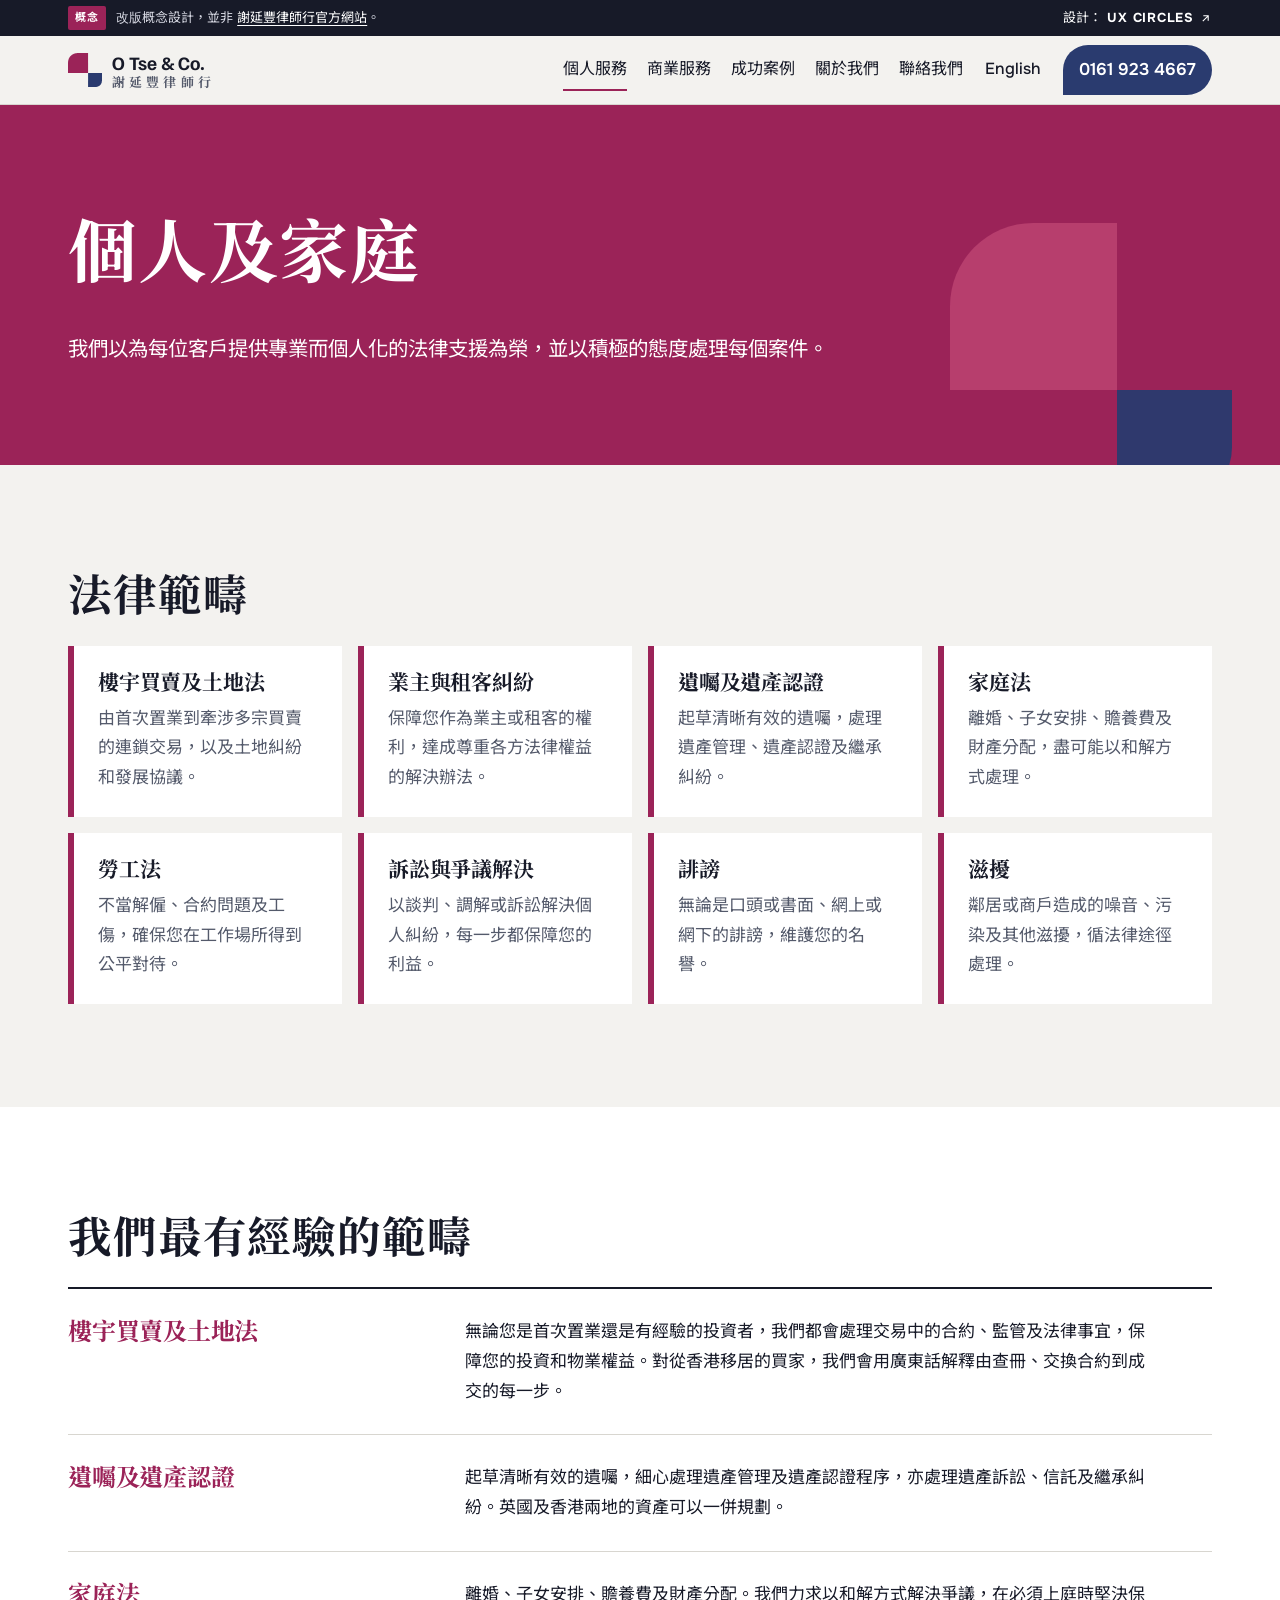
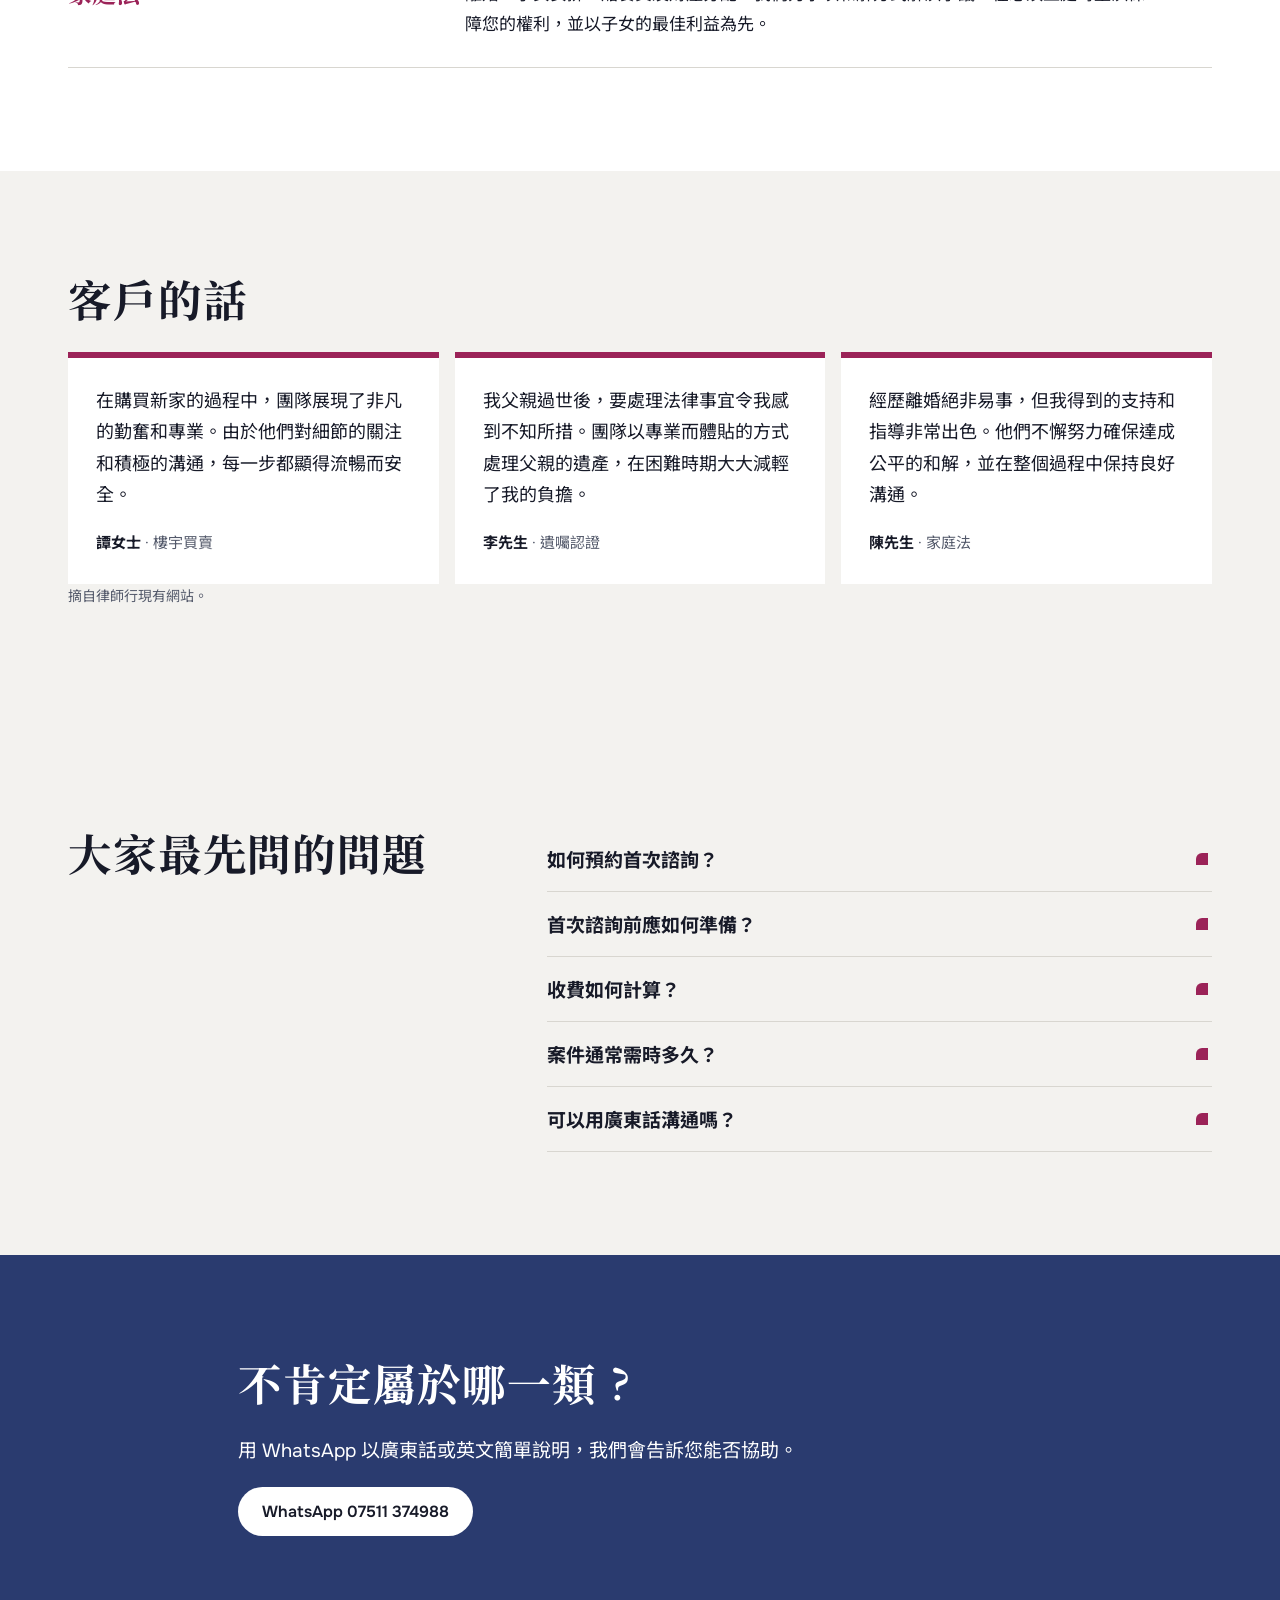
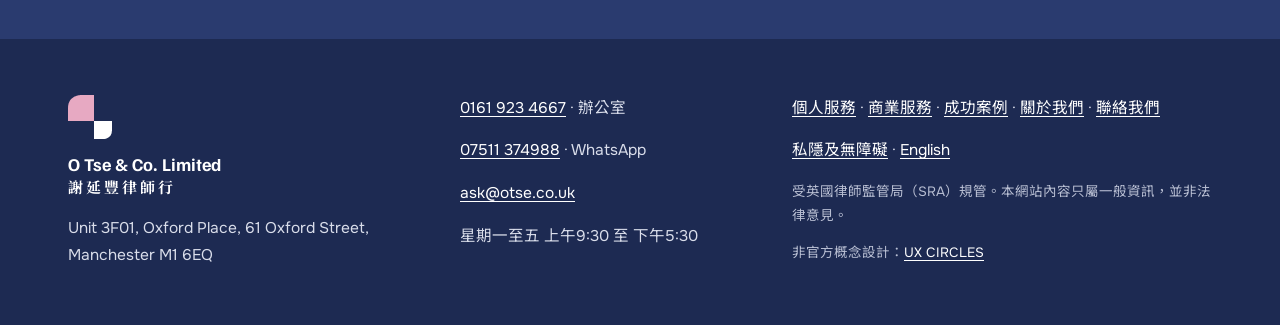
<file: zh/personal.html>
<!doctype html>
<html lang="zh-Hant-HK">
<head>
<meta charset="utf-8">
<meta name="viewport" content="width=device-width, initial-scale=1">
<meta name="robots" content="noindex, nofollow">
<title>個人及家庭 | 謝延豐律師行（概念設計）</title>
<meta name="description" content="我們以為每位客戶提供專業而個人化的法律支援為榮，並以積極的態度處理每個案件。">
<link rel="alternate" hreflang="en" href="https://uxcircles.github.io/otse/personal.html">
<link rel="alternate" hreflang="zh-Hant" href="https://uxcircles.github.io/otse/zh/personal.html">
<link rel="icon" type="image/svg+xml" href="../assets/img/favicon.svg">
<meta name="theme-color" content="#2a3b6f">
<link rel="preload" href="../assets/fonts/familjen.woff2" as="font" type="font/woff2" crossorigin>
<link rel="preload" href="../assets/fonts/chiron-sung-700.woff2" as="font" type="font/woff2" crossorigin>
<link rel="stylesheet" href="../assets/site.css?v=5">
<script defer src="../assets/site.js?v=5"></script>
</head>
<body class="pg-personal">
<a class="skip" href="#main">跳至內容</a>
<div class="concept-bar" role="note">
  <div class="wrap concept-inner">
    <p><span class="concept-tag">概念</span><span class="concept-long">改版概念設計，並非 <a href="https://otse.co.uk/" target="_blank" rel="noopener">謝延豐律師行官方網站</a>。</span></p>
    <a href="https://ux-circles.com/professionals" target="_blank" rel="noopener"><span class="concept-by">設計：</span><strong>UX CIRCLES</strong> <svg viewBox="0 0 24 24" aria-hidden="true"><path d="M7 17 17 7M8 7h9v9"/></svg></a>
  </div>
</div>
<header class="head" id="top">
  <div class="wrap head-in">
    <a class="brand" href="index.html" aria-label="謝延豐律師行 首頁">
      <img class="brand-mark" src="../assets/img/mark.svg" width="70" height="70" alt="" aria-hidden="true">
      <span class="brand-txt"><span class="brand-en">O Tse &amp; Co.</span><span class="brand-zh" lang="zh-Hant">謝延豐律師行</span></span>
    </a>
    <nav class="nav" aria-label="主選單"><a href="personal.html" aria-current=page>個人服務</a><a href="business.html">商業服務</a><a href="cases.html">成功案例</a><a href="about.html">關於我們</a><a href="contact.html">聯絡我們</a></nav>
    <a class="lang" href="../personal.html" lang="en" hreflang="en">English</a>
    <a class="head-call" href="tel:+441619234667">0161 923 4667</a>
    <button class="menu-btn" type="button" aria-expanded="false" aria-controls="menu">選單</button>
  </div>
  <div class="menu" id="menu" hidden>
    <nav class="wrap" aria-label="選單">
      <a href="personal.html" aria-current=page>個人服務</a><a href="business.html">商業服務</a><a href="cases.html">成功案例</a><a href="about.html">關於我們</a><a href="contact.html">聯絡我們</a>
      <a href="../personal.html" lang="en">English</a>
      <a href="tel:+441619234667">致電 0161 923 4667</a>
    </nav>
  </div>
</header>
<main id="main">
<section class="page-hero ph-mag">
  <div class="wrap ph-in">
    <h1>個人及家庭</h1>
    <p>我們以為每位客戶提供專業而個人化的法律支援為榮，並以積極的態度處理每個案件。</p>
  </div>
  <div class="tiles ph-tiles" aria-hidden="true"><i></i><i></i></div>
</section><section class="sec" aria-labelledby="areas-h">
  <div class="wrap">
    <h2 id="areas-h">法律範疇</h2>
    <ul class="areas areas-mag"><li id="conveyancing"><h3>樓宇買賣及土地法</h3><p>由首次置業到牽涉多宗買賣的連鎖交易，以及土地糾紛和發展協議。</p></li><li id="tenancy"><h3>業主與租客糾紛</h3><p>保障您作為業主或租客的權利，達成尊重各方法律權益的解決辦法。</p></li><li id="wills"><h3>遺囑及遺產認證</h3><p>起草清晰有效的遺囑，處理遺產管理、遺產認證及繼承糾紛。</p></li><li id="family"><h3>家庭法</h3><p>離婚、子女安排、贍養費及財產分配，盡可能以和解方式處理。</p></li><li id="employment"><h3>勞工法</h3><p>不當解僱、合約問題及工傷，確保您在工作場所得到公平對待。</p></li><li id="dispute"><h3>訴訟與爭議解決</h3><p>以談判、調解或訴訟解決個人糾紛，每一步都保障您的利益。</p></li><li id="defamation"><h3>誹謗</h3><p>無論是口頭或書面、網上或網下的誹謗，維護您的名譽。</p></li><li id="nuisance"><h3>滋擾</h3><p>鄰居或商戶造成的噪音、污染及其他滋擾，循法律途徑處理。</p></li></ul>
  </div>
</section><section class="sec deep deep-mag" aria-labelledby="deep-h">
  <div class="wrap">
    <h2 id="deep-h">我們最有經驗的範疇</h2>
    <div class="deep-rows"><div class="deep-row"><h3>樓宇買賣及土地法</h3><p>無論您是首次置業還是有經驗的投資者，我們都會處理交易中的合約、監管及法律事宜，保障您的投資和物業權益。對從香港移居的買家，我們會用廣東話解釋由查冊、交換合約到成交的每一步。</p></div><div class="deep-row"><h3>遺囑及遺產認證</h3><p>起草清晰有效的遺囑，細心處理遺產管理及遺產認證程序，亦處理遺產訴訟、信託及繼承糾紛。英國及香港兩地的資產可以一併規劃。</p></div><div class="deep-row"><h3>家庭法</h3><p>離婚、子女安排、贍養費及財產分配。我們力求以和解方式解決爭議，在必須上庭時堅決保障您的權利，並以子女的最佳利益為先。</p></div></div>
  </div>
</section><section class="sec quotes-sec quotes-mag" aria-labelledby="q-h">
  <div class="wrap">
    <h2 id="q-h">客戶的話</h2>
    <div class="quotes"><figure class="quote"><blockquote><p>在購買新家的過程中，團隊展現了非凡的勤奮和專業。由於他們對細節的關注和積極的溝通，每一步都顯得流暢而安全。</p></blockquote><figcaption><strong>譚女士</strong> · 樓宇買賣</figcaption></figure><figure class="quote"><blockquote><p>我父親過世後，要處理法律事宜令我感到不知所措。團隊以專業而體貼的方式處理父親的遺產，在困難時期大大減輕了我的負擔。</p></blockquote><figcaption><strong>李先生</strong> · 遺囑認證</figcaption></figure><figure class="quote"><blockquote><p>經歷離婚絕非易事，但我得到的支持和指導非常出色。他們不懈努力確保達成公平的和解，並在整個過程中保持良好溝通。</p></blockquote><figcaption><strong>陳先生</strong> · 家庭法</figcaption></figure></div>
    <p class="fine">摘自律師行現有網站。</p>
  </div>
</section><section class="sec faq-sec" aria-labelledby="faq-h">
  <div class="wrap faq-grid">
    <h2 id="faq-h">大家最先問的問題</h2>
    <div class="faq"><details><summary>如何預約首次諮詢？</summary><p>致電辦公室 <a href="tel:+441619234667">0161 923 4667</a>；或以 WhatsApp <a href="https://wa.me/447511374988">07511 374988</a> 簡述您的問題及方便的時間；或電郵至 <a href="mailto:ask@otse.co.uk">ask@otse.co.uk</a>。</p></details><details><summary>首次諮詢前應如何準備？</summary><p>收集與事件相關的文件，並寫下簡單的事件時序，想清楚您希望達到的結果。<a href="contact.html#prepare">首次見面清單</a>列出了常見事務需要帶備的文件。</p></details><details><summary>收費如何計算？</summary><p>費用視乎案件的複雜程度及服務類型而定。我們按個別情況提供計時收費或固定收費，並會在首次諮詢時清楚說明預計費用。</p></details><details><summary>案件通常需時多久？</summary><p>視乎案件的複雜程度、各方的合作程度及法院的效率而定。我們會盡量有效率地處理，需要較長時間的話也會如實告訴您。</p></details><details><summary>可以用廣東話溝通嗎？</summary><p>可以。我們精通廣東話，服務很多從香港移居英國的家庭。會面可以用廣東話或英文進行，可以到 Oxford Street 的辦公室，亦可以透過電話或視像，服務遍及全英國。</p></details></div>
  </div>
</section><section class="sec cta-band cta-mag">
  <div class="wrap cta-in">
    <h2>不肯定屬於哪一類？</h2>
    <p>用 WhatsApp 以廣東話或英文簡單說明，我們會告訴您能否協助。</p>
    <a class="btn btn-white" href="https://wa.me/447511374988?text=%E4%BD%A0%E5%A5%BD%EF%BC%8C%E6%88%91%E6%83%B3%E6%9F%A5%E8%A9%A2%E4%B8%80%E4%BB%B6%E6%B3%95%E5%BE%8B%E4%BA%8B%E5%AE%9C%E3%80%82" data-wa>WhatsApp 07511 374988</a>
  </div>
</section></main>
<footer class="foot">
  <div class="wrap foot-grid">
    <div class="foot-id">
      <img class="foot-mark" src="../assets/img/mark-white.svg" width="70" height="70" alt="" aria-hidden="true">
      <p class="foot-name">O Tse &amp; Co. Limited<br><span lang="zh-Hant">謝延豐律師行</span></p>
      <p>Unit 3F01, Oxford Place, 61 Oxford Street, Manchester M1 6EQ</p>
    </div>
    <div>
      <p><a href="tel:+441619234667">0161 923 4667</a> · 辦公室</p>
      <p><a href="https://wa.me/447511374988">07511 374988</a> · WhatsApp</p>
      <p><a href="mailto:ask@otse.co.uk">ask@otse.co.uk</a></p>
      <p>星期一至五 上午9:30 至 下午5:30</p>
    </div>
    <div>
      <p><a href="personal.html">個人服務</a> · <a href="business.html">商業服務</a> · <a href="cases.html">成功案例</a> · <a href="about.html">關於我們</a> · <a href="contact.html">聯絡我們</a></p>
      <p><a href="privacy.html">私隱及無障礙</a> · <a href="../personal.html" lang="en">English</a></p>
      <p class="foot-small">受英國律師監管局（SRA）規管。本網站內容只屬一般資訊，並非法律意見。</p>
      <p class="foot-small">非官方概念設計：<a href="https://ux-circles.com/professionals" target="_blank" rel="noopener">UX CIRCLES</a></p>
    </div>
  </div>
</footer>
<nav class="mbar" aria-label="快捷操作">
  <a href="tel:+441619234667"><span class="mb-ic mb-call" aria-hidden="true"></span>致電</a>
  <a href="https://wa.me/447511374988?text=%E4%BD%A0%E5%A5%BD%EF%BC%8C%E6%88%91%E6%83%B3%E9%A0%90%E7%B4%84%E9%A6%96%E6%AC%A1%E8%AB%AE%E8%A9%A2%E3%80%82" data-wa><span class="mb-ic mb-wa" aria-hidden="true"></span>WhatsApp</a>
  <a href="contact.html#ask"><span class="mb-ic mb-ask" aria-hidden="true"></span>查詢</a>
</nav>
</body>
</html>
</file>
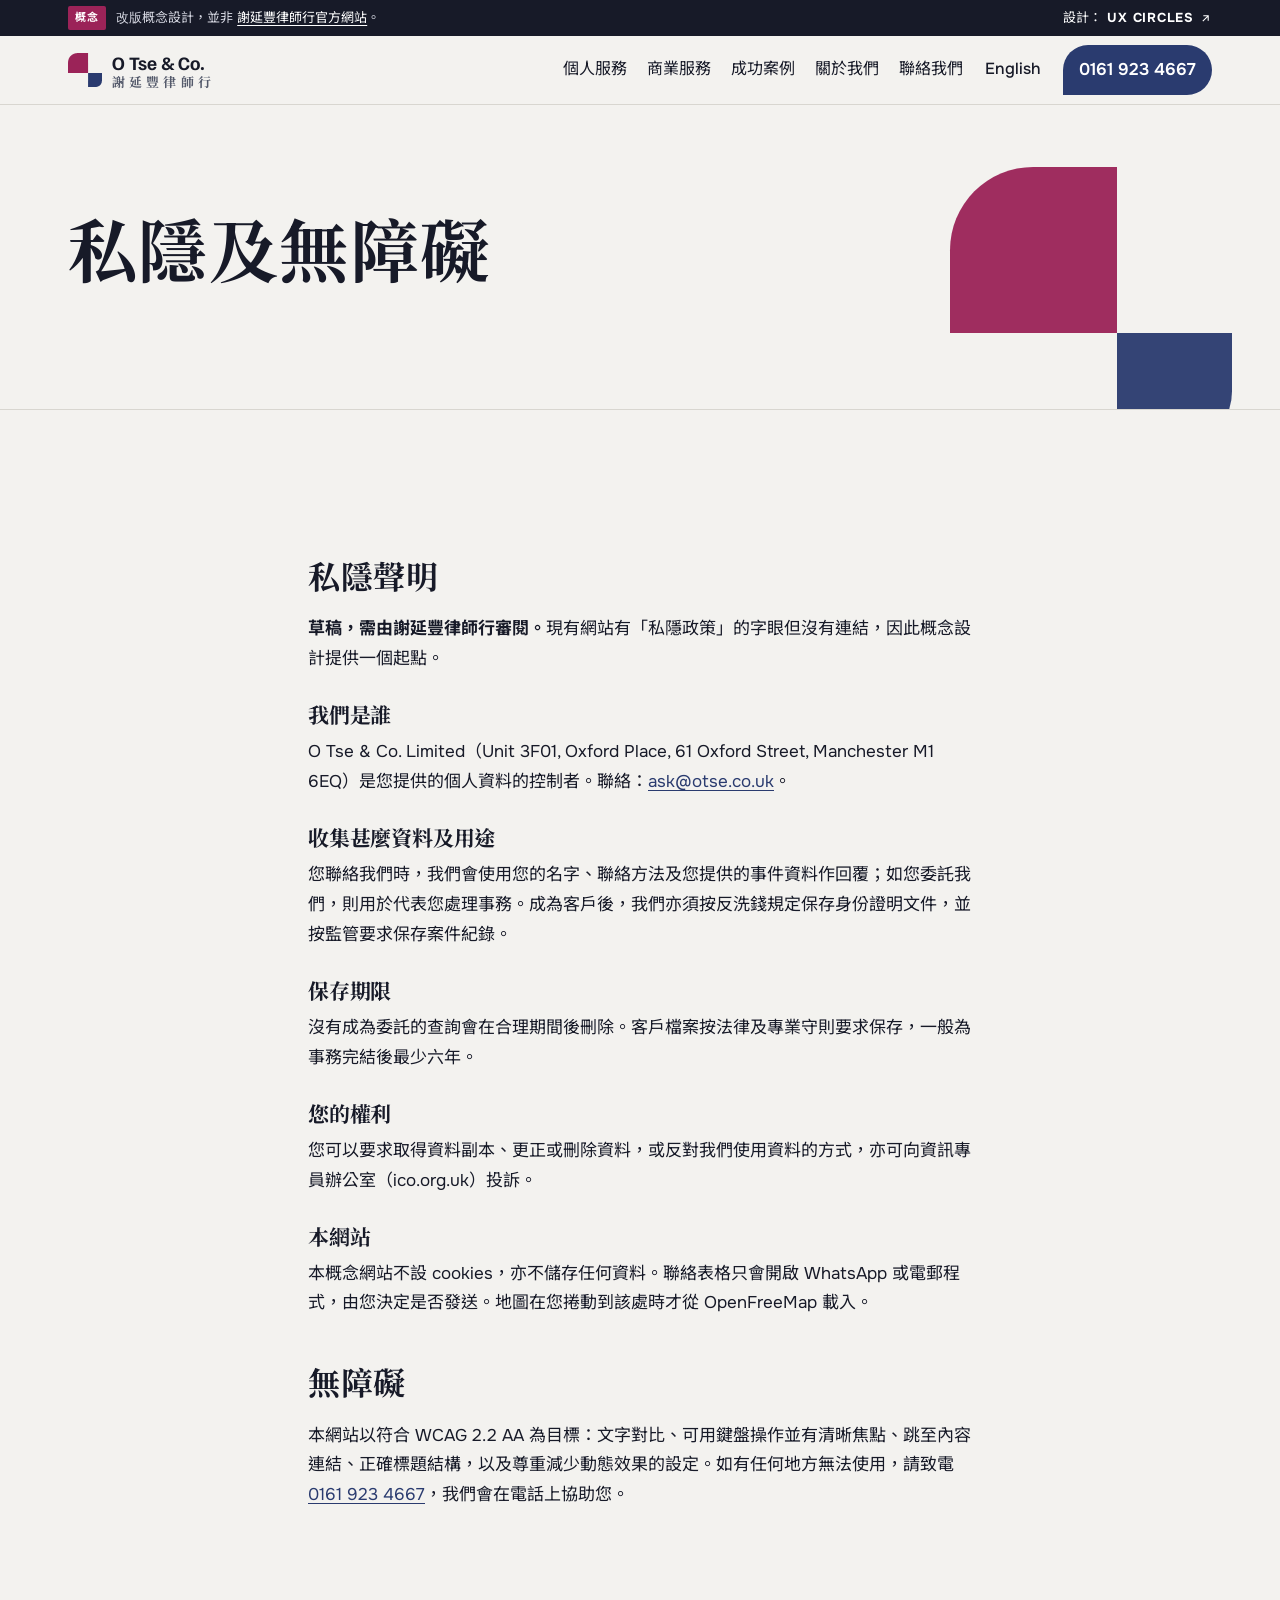
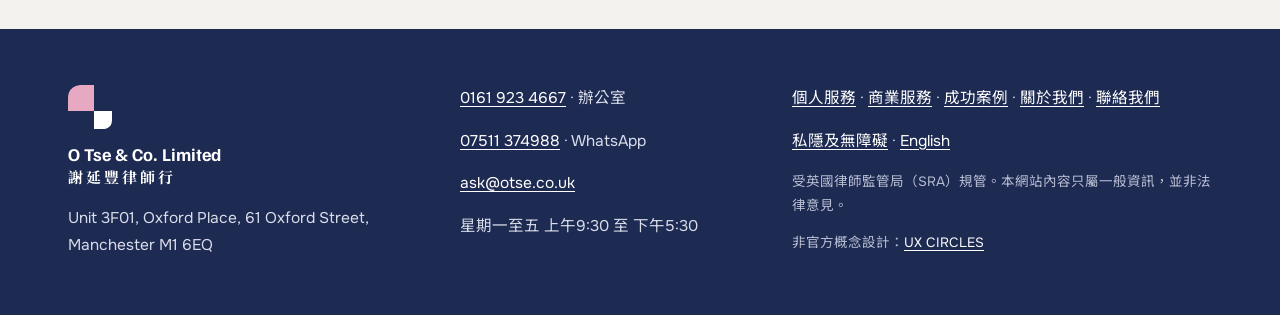
<file: zh/privacy.html>
<!doctype html>
<html lang="zh-Hant-HK">
<head>
<meta charset="utf-8">
<meta name="viewport" content="width=device-width, initial-scale=1">
<meta name="robots" content="noindex, nofollow">
<title>私隱及無障礙 | 謝延豐律師行（概念設計）</title>
<meta name="description" content="私隱聲明及無障礙聲明。">
<link rel="alternate" hreflang="en" href="https://uxcircles.github.io/otse/privacy.html">
<link rel="alternate" hreflang="zh-Hant" href="https://uxcircles.github.io/otse/zh/privacy.html">
<link rel="icon" type="image/svg+xml" href="../assets/img/favicon.svg">
<meta name="theme-color" content="#2a3b6f">
<link rel="preload" href="../assets/fonts/familjen.woff2" as="font" type="font/woff2" crossorigin>
<link rel="preload" href="../assets/fonts/chiron-sung-700.woff2" as="font" type="font/woff2" crossorigin>
<link rel="stylesheet" href="../assets/site.css?v=5">
<script defer src="../assets/site.js?v=5"></script>
</head>
<body class="pg-privacy">
<a class="skip" href="#main">跳至內容</a>
<div class="concept-bar" role="note">
  <div class="wrap concept-inner">
    <p><span class="concept-tag">概念</span><span class="concept-long">改版概念設計，並非 <a href="https://otse.co.uk/" target="_blank" rel="noopener">謝延豐律師行官方網站</a>。</span></p>
    <a href="https://ux-circles.com/professionals" target="_blank" rel="noopener"><span class="concept-by">設計：</span><strong>UX CIRCLES</strong> <svg viewBox="0 0 24 24" aria-hidden="true"><path d="M7 17 17 7M8 7h9v9"/></svg></a>
  </div>
</div>
<header class="head" id="top">
  <div class="wrap head-in">
    <a class="brand" href="index.html" aria-label="謝延豐律師行 首頁">
      <img class="brand-mark" src="../assets/img/mark.svg" width="70" height="70" alt="" aria-hidden="true">
      <span class="brand-txt"><span class="brand-en">O Tse &amp; Co.</span><span class="brand-zh" lang="zh-Hant">謝延豐律師行</span></span>
    </a>
    <nav class="nav" aria-label="主選單"><a href="personal.html">個人服務</a><a href="business.html">商業服務</a><a href="cases.html">成功案例</a><a href="about.html">關於我們</a><a href="contact.html">聯絡我們</a></nav>
    <a class="lang" href="../privacy.html" lang="en" hreflang="en">English</a>
    <a class="head-call" href="tel:+441619234667">0161 923 4667</a>
    <button class="menu-btn" type="button" aria-expanded="false" aria-controls="menu">選單</button>
  </div>
  <div class="menu" id="menu" hidden>
    <nav class="wrap" aria-label="選單">
      <a href="personal.html">個人服務</a><a href="business.html">商業服務</a><a href="cases.html">成功案例</a><a href="about.html">關於我們</a><a href="contact.html">聯絡我們</a>
      <a href="../privacy.html" lang="en">English</a>
      <a href="tel:+441619234667">致電 0161 923 4667</a>
    </nav>
  </div>
</header>
<main id="main">
<section class="page-hero ph-paper"><div class="wrap ph-in"><h1>私隱及無障礙</h1></div><div class="tiles ph-tiles" aria-hidden="true"><i></i><i></i></div></section>
<section class="sec"><div class="wrap prose"><h2>私隱聲明</h2>
<p><strong>草稿，需由謝延豐律師行審閱。</strong>現有網站有「私隱政策」的字眼但沒有連結，因此概念設計提供一個起點。</p>
<h3>我們是誰</h3><p>O Tse &amp; Co. Limited（Unit 3F01, Oxford Place, 61 Oxford Street, Manchester M1 6EQ）是您提供的個人資料的控制者。聯絡：<a href="mailto:ask@otse.co.uk">ask@otse.co.uk</a>。</p>
<h3>收集甚麼資料及用途</h3><p>您聯絡我們時，我們會使用您的名字、聯絡方法及您提供的事件資料作回覆；如您委託我們，則用於代表您處理事務。成為客戶後，我們亦須按反洗錢規定保存身份證明文件，並按監管要求保存案件紀錄。</p>
<h3>保存期限</h3><p>沒有成為委託的查詢會在合理期間後刪除。客戶檔案按法律及專業守則要求保存，一般為事務完結後最少六年。</p>
<h3>您的權利</h3><p>您可以要求取得資料副本、更正或刪除資料，或反對我們使用資料的方式，亦可向資訊專員辦公室（ico.org.uk）投訴。</p>
<h3>本網站</h3><p>本概念網站不設 cookies，亦不儲存任何資料。聯絡表格只會開啟 WhatsApp 或電郵程式，由您決定是否發送。地圖在您捲動到該處時才從 OpenFreeMap 載入。</p>
<h2>無障礙</h2>
<p>本網站以符合 WCAG 2.2 AA 為目標：文字對比、可用鍵盤操作並有清晰焦點、跳至內容連結、正確標題結構，以及尊重減少動態效果的設定。如有任何地方無法使用，請致電 <a href="tel:+441619234667">0161 923 4667</a>，我們會在電話上協助您。</p></div></section></main>
<footer class="foot">
  <div class="wrap foot-grid">
    <div class="foot-id">
      <img class="foot-mark" src="../assets/img/mark-white.svg" width="70" height="70" alt="" aria-hidden="true">
      <p class="foot-name">O Tse &amp; Co. Limited<br><span lang="zh-Hant">謝延豐律師行</span></p>
      <p>Unit 3F01, Oxford Place, 61 Oxford Street, Manchester M1 6EQ</p>
    </div>
    <div>
      <p><a href="tel:+441619234667">0161 923 4667</a> · 辦公室</p>
      <p><a href="https://wa.me/447511374988">07511 374988</a> · WhatsApp</p>
      <p><a href="mailto:ask@otse.co.uk">ask@otse.co.uk</a></p>
      <p>星期一至五 上午9:30 至 下午5:30</p>
    </div>
    <div>
      <p><a href="personal.html">個人服務</a> · <a href="business.html">商業服務</a> · <a href="cases.html">成功案例</a> · <a href="about.html">關於我們</a> · <a href="contact.html">聯絡我們</a></p>
      <p><a href="privacy.html">私隱及無障礙</a> · <a href="../privacy.html" lang="en">English</a></p>
      <p class="foot-small">受英國律師監管局（SRA）規管。本網站內容只屬一般資訊，並非法律意見。</p>
      <p class="foot-small">非官方概念設計：<a href="https://ux-circles.com/professionals" target="_blank" rel="noopener">UX CIRCLES</a></p>
    </div>
  </div>
</footer>
<nav class="mbar" aria-label="快捷操作">
  <a href="tel:+441619234667"><span class="mb-ic mb-call" aria-hidden="true"></span>致電</a>
  <a href="https://wa.me/447511374988?text=%E4%BD%A0%E5%A5%BD%EF%BC%8C%E6%88%91%E6%83%B3%E9%A0%90%E7%B4%84%E9%A6%96%E6%AC%A1%E8%AB%AE%E8%A9%A2%E3%80%82" data-wa><span class="mb-ic mb-wa" aria-hidden="true"></span>WhatsApp</a>
  <a href="contact.html#ask"><span class="mb-ic mb-ask" aria-hidden="true"></span>查詢</a>
</nav>
</body>
</html>
</file>
<file: assets/site.css>
/* O Tse & Co. concept. Signature: the logo's two tiles (magenta + navy) meeting at one corner. */
@font-face { font-family: "Familjen Grotesk"; src: url(fonts/familjen.woff2) format("woff2"); font-weight: 400 700; font-display: swap; }
@font-face { font-family: "Onest"; src: url(fonts/onest.woff2) format("woff2"); font-weight: 400 700; font-display: swap; }
@font-face { font-family: "Chiron Sung HK"; src: url(fonts/chiron-sung-700.woff2) format("woff2"); font-weight: 600 800; font-display: swap; }
@font-face { font-family: "Noto Sans TC"; src: url(fonts/noto-sans-tc-400.woff2) format("woff2"); font-weight: 400; font-display: swap; }
@font-face { font-family: "Noto Sans TC"; src: url(fonts/noto-sans-tc-700.woff2) format("woff2"); font-weight: 600 700; font-display: swap; }

:root {
  --mag: #9b2358;
  --mag-d: #7d1b47;
  --mag-soft: #f7e9ef;
  --navy: #2a3b6f;
  --navy-d: #1d2a52;
  --navy-soft: #e8ebf3;
  --ink: #171a28;
  --muted: #545a6b;
  --paper: #f3f2ef;
  --white: #fff;
  --line: #d8d6d0;
  --display: "Familjen Grotesk", "Chiron Sung HK", system-ui, sans-serif;
  --zh-display: "Chiron Sung HK", "Noto Serif TC", serif;
  --text: "Onest", "Noto Sans TC", system-ui, sans-serif;
  --gut: clamp(16px, 4vw, 48px);
  --head-h: 68px;
  --r: 22px;
}
* { box-sizing: border-box; }
html, body { overflow-x: clip; }
html { scroll-padding-top: calc(var(--head-h) + 12px); -webkit-text-size-adjust: 100%; }
body { margin: 0; background: var(--paper); color: var(--ink); font: 400 17px/1.6 var(--text); }
:lang(zh) body, html:lang(zh-Hant-HK) body { font-size: 17px; line-height: 1.75; }
img { max-width: 100%; height: auto; display: block; }
a { color: var(--navy); text-underline-offset: 3px; }
a:hover { color: var(--mag); }
:focus-visible { outline: 3px solid var(--mag); outline-offset: 3px; border-radius: 4px; }
h1, h2, h3 { font-family: var(--display); font-weight: 650; line-height: 1.12; letter-spacing: -0.01em; margin: 0 0 .5em; text-wrap: balance; }
html:lang(zh-Hant-HK) h1, html:lang(zh-Hant-HK) h2 { font-family: var(--zh-display); font-weight: 700; letter-spacing: .02em; line-height: 1.3; }
h2 { font-size: clamp(28px, 3.4vw, 44px); }
h3 { font-size: 21px; }
p { margin: 0 0 1em; }
.wrap { width: 100%; max-width: 1240px; margin: 0 auto; padding: 0 var(--gut); }
.vh { position: absolute; width: 1px; height: 1px; overflow: hidden; clip: rect(0 0 0 0); white-space: nowrap; }
.skip { position: absolute; left: 12px; top: -60px; z-index: 99; background: var(--ink); color: #fff; padding: 10px 14px; border-radius: 8px; }
.skip:focus { top: 12px; }
.fine { font-size: 14px; color: var(--muted); }
.more { font-weight: 600; text-decoration: none; }

/* ---------- concept bar ---------- */
.concept-bar { background: var(--ink); color: #d6d8e2; font-size: 13px; position: relative; z-index: 41; }
.concept-inner { display: flex; justify-content: space-between; align-items: center; gap: 16px; min-height: 36px; }
.concept-inner p { margin: 0; display: flex; gap: 10px; align-items: center; min-width: 0; }
.concept-long { overflow: hidden; text-overflow: ellipsis; white-space: nowrap; }
.concept-tag { flex-shrink: 0; background: var(--mag); color: #fff; font-weight: 700; font-size: 11px; letter-spacing: .1em; text-transform: uppercase; padding: 2px 7px; border-radius: 2px; }
.concept-bar a { color: #fff; }
.concept-inner > a { display: inline-flex; align-items: center; gap: 5px; text-decoration: none; white-space: nowrap; }
.concept-inner > a strong { letter-spacing: .06em; }
.concept-inner > a svg { width: 13px; height: 13px; fill: none; stroke: currentColor; stroke-width: 2; }
.concept-inner > a:hover { color: #f2b6cd; }

/* ---------- header ---------- */
.head { position: sticky; top: 0; z-index: 40; background: rgba(243, 242, 239, .96); backdrop-filter: blur(8px); border-bottom: 1px solid var(--line); }
.head-in { display: flex; align-items: center; gap: 22px; height: var(--head-h); }
.brand { display: flex; align-items: center; gap: 10px; text-decoration: none; color: var(--ink); margin-right: auto; }
.brand-mark { width: 34px; height: 34px; }
.brand-txt { display: flex; flex-direction: column; line-height: 1.1; }
.brand-en { font: 700 19px var(--display); letter-spacing: -.01em; }
.brand-zh { font: 700 13px var(--zh-display); letter-spacing: .32em; color: var(--muted); }
.nav { display: flex; gap: 20px; }
.nav a, .lang { color: var(--ink); text-decoration: none; font-weight: 500; font-size: 16px; padding: 6px 0; border-bottom: 2px solid transparent; }
.nav a:hover, .lang:hover { color: var(--mag); }
.nav a[aria-current] { border-color: var(--mag); }
.lang { font-family: var(--text); }
.head-call { background: var(--navy); color: #fff; text-decoration: none; font-weight: 600; padding: 10px 16px; border-radius: 999px 999px 999px 4px; white-space: nowrap; }
.head-call:hover { background: var(--navy-d); color: #fff; }
.menu-btn { display: none; font: 600 16px var(--text); background: none; border: 1.5px solid var(--ink); border-radius: 999px; padding: 9px 16px; color: var(--ink); min-height: 44px; }
.menu { border-top: 1px solid var(--line); background: var(--paper); }
.menu nav { display: flex; flex-direction: column; padding-top: 8px; padding-bottom: 20px; }
.menu a { padding: 13px 0; font: 600 20px var(--display); color: var(--ink); text-decoration: none; border-bottom: 1px solid var(--line); }

/* ---------- the two tiles (logo geometry: 41.6 : 28.8, half-radius corners) ---------- */
.tiles { display: grid; grid-template-columns: 41.6fr 28.8fr; grid-template-rows: auto auto; width: 70px; aspect-ratio: 1; }
.tiles i { display: block; }
.tiles i:first-child { background: var(--mag); border-top-left-radius: 50%; aspect-ratio: 1; }
.tiles i:last-child { background: var(--navy); border-bottom-right-radius: 50%; grid-column: 2; grid-row: 2; aspect-ratio: 1; }
.tiles-sm { width: 46px; margin-bottom: 18px; }
.tiles-lg { width: min(240px, 60vw); }
.tiles-apart { width: 180px; margin: 0 auto 28px; }
.tiles-apart i:last-child { transform: translate(18px, 14px) rotate(8deg); }

/* ---------- hero: bilingual split built from the logo ---------- */
.hero { padding: clamp(14px, 2.5vw, 28px) var(--gut) 0; max-width: 1400px; margin: 0 auto; }
.hero-grid { display: grid; grid-template-columns: 41.6fr 28.8fr; grid-template-rows: auto auto; }
.t-mag { grid-column: 1; grid-row: 1; background: var(--mag); color: #fff; border-top-left-radius: clamp(80px, 14vw, 220px); padding: clamp(40px, 5vw, 72px) clamp(28px, 4vw, 64px) clamp(30px, 3vw, 44px); display: flex; flex-direction: column; justify-content: flex-end; }
.t-navy { grid-column: 2; grid-row: 2; background: var(--navy); color: #fff; border-bottom-right-radius: clamp(60px, 9vw, 150px); padding: clamp(28px, 3vw, 42px) clamp(26px, 3vw, 48px) clamp(40px, 4vw, 60px); }
.hero-zh span { display: block; white-space: nowrap; }
.hero-zh { font: 700 clamp(40px, 5vw, 72px)/1.22 var(--zh-display); letter-spacing: .04em; margin: 0 0 .6em; color: #fff; }
.hero-en { font: 650 clamp(28px, 3.1vw, 46px)/1.08 var(--display); letter-spacing: -.02em; margin: 0 0 .7em; color: #fff; }
.hero-sub-zh, .hero-sub-en { margin: 0; font-size: 15px; color: rgba(255, 255, 255, .82); letter-spacing: .04em; }
.hero-sub-zh { letter-spacing: .3em; }
.t-side { grid-column: 2; grid-row: 1; padding: 0 0 clamp(24px, 3vw, 40px) clamp(24px, 3vw, 48px); display: flex; flex-direction: column; justify-content: flex-end; }
.hero-motto { font: 600 clamp(22px, 2vw, 28px)/1.2 var(--display); color: var(--navy); margin-bottom: .6em; }
html:lang(zh-Hant-HK) .hero-motto { font-family: var(--zh-display); }
.t-side p { color: var(--muted); max-width: 30em; }
.hero-links { display: flex; flex-wrap: wrap; gap: 10px; margin-top: 4px; }
.hero-links a { text-decoration: none; font-weight: 600; padding: 10px 16px; border-radius: 999px; border: 1.5px solid currentColor; }
.hero-links a:first-child { color: var(--mag); }
.hero-links a:last-child { color: var(--navy); }
.hero-links a:hover { background: var(--white); }
.t-corner { grid-column: 1; grid-row: 2; justify-self: end; align-self: start; display: flex; flex-direction: column; align-items: flex-end; gap: 0; z-index: 2; }
.t-corner a { display: flex; flex-direction: column; align-items: flex-end; text-decoration: none; color: var(--ink); font: 650 clamp(22px, 2.2vw, 32px)/1.1 var(--display); padding: 16px clamp(18px, 2vw, 28px) 0 0; }
.t-corner a small { font: 600 13px var(--text); color: var(--muted); letter-spacing: .04em; margin-bottom: 2px; }
.t-corner a:hover { color: var(--mag); }
.t-under { grid-column: 1; grid-row: 2; align-self: end; padding: 0 0 clamp(36px, 4vw, 60px); max-width: 26em; }
.t-under p { margin: 0 0 .3em; color: var(--muted); font-size: 15px; }
.status { display: flex; align-items: center; gap: 8px; font-weight: 600; color: var(--ink) !important; }
.status-dot { width: 10px; height: 10px; border-radius: 50%; background: #9aa0ad; flex: none; }
.status.is-open .status-dot { background: #1d7a46; box-shadow: 0 0 0 4px rgba(29, 122, 70, .16); }

/* ---------- sections ---------- */
.sec { padding: clamp(56px, 8vw, 110px) 0; }
.sec-head { display: flex; align-items: baseline; justify-content: space-between; gap: 20px; flex-wrap: wrap; }
.btn { display: inline-flex; align-items: center; justify-content: center; min-height: 48px; padding: 12px 22px; border-radius: 999px; font: 600 16px var(--text); text-decoration: none; border: 2px solid transparent; cursor: pointer; }
.btn-mag { background: var(--mag); color: #fff; }
.btn-mag:hover { background: var(--mag-d); color: #fff; }
.btn-navy { background: var(--navy); color: #fff; }
.btn-navy:hover { background: var(--navy-d); color: #fff; }
.btn-line { background: transparent; color: var(--ink); border-color: var(--ink); }
.btn-line:hover { background: var(--ink); color: #fff; }
.btn-white { background: #fff; color: var(--ink); }
.btn-white:hover { background: var(--paper); color: var(--ink); }

/* doors */
.doors { padding-top: clamp(48px, 6vw, 80px); }
.door-grid { display: grid; grid-template-columns: 41.6fr 28.8fr; gap: 16px; align-items: stretch; }
.door { display: flex; flex-direction: column; gap: 14px; padding: clamp(28px, 3.4vw, 48px); color: #fff; text-decoration: none; min-height: 340px; transition: transform .2s; }
.door:hover { color: #fff; transform: translateY(-3px); }
.door-mag { background: var(--mag); border-top-left-radius: 120px; }
.door-navy { background: var(--navy); border-bottom-right-radius: 90px; }
.door-k { font-size: 14px; font-weight: 600; letter-spacing: .05em; opacity: .85; }
.door-h { font: 650 clamp(26px, 2.8vw, 38px)/1.12 var(--display); }
html:lang(zh-Hant-HK) .door-h { font-family: var(--zh-display); font-weight: 700; line-height: 1.35; }
.door-list { color: rgba(255, 255, 255, .85); margin-top: auto; }
.door-go { font-weight: 700; }

/* checklist tool */
.prepare { background: var(--white); border-top: 1px solid var(--line); border-bottom: 1px solid var(--line); }
.prep-grid { display: grid; grid-template-columns: 1fr 1.35fr; gap: clamp(28px, 5vw, 72px); align-items: start; }
.prep-intro { position: sticky; top: calc(var(--head-h) + 24px); }
.ck fieldset { border: 0; padding: 0; margin: 0 0 18px; }
.ck legend { font-weight: 700; margin-bottom: 10px; }
.picks { display: flex; flex-wrap: wrap; gap: 8px; }
.pick { position: relative; }
.pick input { position: absolute; opacity: 0; inset: 0; }
.pick span { display: block; padding: 10px 16px; border: 1.5px solid var(--line); border-radius: 999px; background: var(--paper); cursor: pointer; font-weight: 500; font-size: 15.5px; min-height: 44px; }
.pick input:checked + span { background: var(--navy); border-color: var(--navy); color: #fff; }
.pick input:focus-visible + span { outline: 3px solid var(--mag); outline-offset: 2px; }
.ck-sheet { background: var(--paper); border-radius: 4px 4px var(--r) 4px; padding: clamp(20px, 3vw, 34px); border-left: 6px solid var(--mag); }
.ck-count { font: 650 18px var(--display); color: var(--mag); margin-bottom: 10px; }
.ck-list { list-style: none; margin: 0 0 16px; padding: 0; }
.ck-list li { border-bottom: 1px solid var(--line); }
.ck-list label { display: flex; gap: 12px; align-items: flex-start; padding: 12px 0; cursor: pointer; }
.ck-list input { width: 22px; height: 22px; margin: 2px 0 0; accent-color: var(--mag); flex: none; }
.ck-list input:checked + span { color: var(--muted); text-decoration: line-through; text-decoration-color: var(--mag); }
.ck-always { font-weight: 600; }
.ck-actions { display: flex; flex-wrap: wrap; gap: 10px; }

/* letter */
.letter-grid { display: grid; grid-template-columns: auto 1fr; gap: clamp(28px, 6vw, 96px); align-items: center; }
.letter-p { font: 400 clamp(20px, 2vw, 25px)/1.5 var(--display); max-width: 36em; }
html:lang(zh-Hant-HK) .letter-p { font-family: var(--text); }
.letter-sign { font-weight: 700; color: var(--mag); }

/* cases */
.cases-sec { background: var(--navy-soft); }
.case-cards { display: grid; grid-template-columns: repeat(3, 1fr); gap: 16px; margin-top: 18px; }
.case-card { background: var(--white); padding: 26px; border-radius: 4px 4px 40px 4px; }
.case-card h3 a { color: var(--ink); text-decoration: none; }
.case-card h3 a:hover { color: var(--mag); }
.case-card p:last-child { color: var(--muted); margin: 0; display: -webkit-box; -webkit-line-clamp: 4; -webkit-box-orient: vertical; overflow: hidden; }
.case-meta { display: flex; gap: 10px; flex-wrap: wrap; font-size: 14px; color: var(--muted); }
.case-meta span { color: var(--mag); font-weight: 700; }

/* quotes */
.quotes { display: grid; grid-template-columns: repeat(auto-fit, minmax(280px, 1fr)); gap: 16px; margin-top: 14px; }
.quote { margin: 0; background: var(--white); padding: 28px; border-top: 6px solid var(--mag); }
.quotes-navy .quote { border-top-color: var(--navy); }
.quote blockquote { margin: 0 0 16px; font-size: 18px; }
.quote figcaption { color: var(--muted); font-size: 15px; }
.quote strong { color: var(--ink); }

/* faq */
.faq-grid { display: grid; grid-template-columns: 1fr 1.6fr; gap: clamp(24px, 5vw, 72px); }
.faq details { border-bottom: 1px solid var(--line); }
.faq summary { cursor: pointer; padding: 18px 36px 18px 0; font: 600 19px var(--display); list-style: none; position: relative; }
html:lang(zh-Hant-HK) .faq summary { font-family: var(--text); }
.faq summary::-webkit-details-marker { display: none; }
.faq summary::after { content: ""; position: absolute; right: 4px; top: 26px; width: 12px; height: 12px; background: var(--mag); border-top-left-radius: 6px; transition: transform .2s; }
.faq details[open] summary::after { background: var(--navy); border-radius: 0 0 6px 0; transform: translate(6px, 6px); }

/* contact */
.contact-sec { background: var(--white); }
.contact-grid { display: grid; grid-template-columns: 1fr 1.2fr; gap: clamp(28px, 5vw, 72px); align-items: start; }
.ways { list-style: none; padding: 0; margin: 22px 0; }
.ways a { display: flex; flex-direction: column; padding: 12px 0; border-bottom: 1px solid var(--line); text-decoration: none; color: var(--ink); font: 650 22px var(--display); overflow-wrap: anywhere; }
.ways a small { font: 600 13px var(--text); color: var(--muted); }
.ways a:hover { color: var(--mag); }
.ways-big a { font-size: clamp(24px, 2.6vw, 32px); }
.ask { background: var(--paper); padding: clamp(22px, 3vw, 36px); border-radius: 4px 4px var(--r) 4px; }
.pg-contact .ask, .pg-index .ask { background: var(--paper); }
.ask h2 { font-size: 26px; }
.ask label { display: block; font-weight: 600; font-size: 15px; margin-bottom: 14px; }
.ask input, .ask select, .ask textarea { display: block; width: 100%; margin-top: 6px; font: 400 17px var(--text); padding: 12px 14px; border: 1.5px solid #a9a7a1; border-radius: 10px; background: #fff; color: var(--ink); min-height: 48px; }
.ask [aria-invalid="true"] { border-color: var(--mag); box-shadow: 0 0 0 3px var(--mag-soft); }
.ask-row { display: grid; grid-template-columns: 1fr 1fr; gap: 12px; }
.ask-actions { display: flex; flex-wrap: wrap; gap: 10px; margin: 6px 0 12px; }
.err { color: var(--mag-d); font-weight: 600; }

/* visit + map */
.visit-grid { display: grid; grid-template-columns: 1fr 1.4fr; gap: clamp(28px, 5vw, 64px); align-items: stretch; }
.addr { font-size: 18px; }
.walks { list-style: none; padding: 0; margin: 18px 0; }
.walks li { display: flex; gap: 16px; align-items: center; padding: 12px 0; border-bottom: 1px solid var(--line); }
.walks small { color: var(--muted); }
.v-min { font: 700 30px/1 var(--display); color: var(--navy); min-width: 64px; }
.v-min small { font: 600 13px var(--text); margin-left: 3px; }
.map { position: relative; min-height: 460px; border-radius: 4px 4px 4px 4px; border-top-left-radius: 110px; overflow: hidden; background: #e9e7e2; }
.map-sketch { position: absolute; inset: 0; }
.ms-road { position: absolute; background: #fff; color: var(--muted); font-size: 12px; padding: 2px 10px; white-space: nowrap; }
.ms-ox { left: 54%; top: -10%; height: 120%; width: 26px; transform: rotate(20deg); writing-mode: vertical-rl; }
.ms-wh { left: -10%; top: 70%; width: 120%; height: 24px; transform: rotate(-12deg); }
.ms-pin { position: absolute; left: 52%; top: 44%; }
.ms-mark { width: 40px; height: 40px; }
.map .maplibregl-map, .map .mapbox { position: absolute; inset: 0; }
.map-pin { display: flex; flex-direction: column; align-items: center; }
.map-pin .pin { width: 46px; height: 46px; background: #fff; border-radius: 50%; display: grid; place-items: center; box-shadow: 0 4px 14px rgba(23, 26, 40, .25); }
.map-pin .pin img { width: 28px; height: 28px; }
.map-pin .pin-label { margin-top: 6px; background: var(--ink); color: #fff; font: 600 13px var(--text); padding: 4px 10px; border-radius: 999px; white-space: nowrap; }
.map-stn { display: flex; align-items: center; gap: 6px; pointer-events: none; }
.map-stn-w { flex-direction: row-reverse; }
.map-stn .dot { width: 14px; height: 14px; border-radius: 50%; background: #fff; border: 3px solid var(--navy); flex: none; }
.map-stn .t { background: rgba(255, 255, 255, .94); color: var(--navy); font: 600 12.5px var(--text); padding: 2px 8px; border-radius: 6px; white-space: nowrap; }

/* page heroes */
.page-hero { position: relative; overflow: hidden; padding: clamp(56px, 8vw, 110px) 0 clamp(44px, 6vw, 80px); }
.ph-in { position: relative; z-index: 1; }
.ph-in h1 { font-size: clamp(38px, 5.4vw, 72px); max-width: 14em; }
.ph-in p { font-size: clamp(18px, 1.6vw, 21px); max-width: 38em; }
.ph-mag { background: var(--mag); color: #fff; }
.ph-navy { background: var(--navy); color: #fff; }
.ph-paper { background: var(--paper); border-bottom: 1px solid var(--line); }
.ph-tiles { position: absolute; right: var(--gut); bottom: -40px; width: clamp(160px, 22vw, 300px); opacity: .95; }
.ph-mag .ph-tiles i:first-child { background: #b9406f; }
.ph-mag .ph-tiles i:last-child { background: var(--navy); }
.ph-navy .ph-tiles i:first-child { background: var(--mag); }
.ph-navy .ph-tiles i:last-child { background: #3c4f88; }
.ph-mag .ph-in, .ph-navy .ph-in { padding-right: clamp(0px, 18vw, 280px); }

/* service areas */
.areas { list-style: none; padding: 0; margin: 18px 0 0; display: grid; grid-template-columns: repeat(auto-fill, minmax(260px, 1fr)); gap: 16px; }
.areas li { background: var(--white); padding: 24px; border-left: 6px solid var(--mag); scroll-margin-top: calc(var(--head-h) + 20px); }
.areas-navy li { border-left-color: var(--navy); }
.areas li p { color: var(--muted); margin: 0; }
.deep { background: var(--white); }
.deep-rows { border-top: 2px solid var(--ink); }
.deep-row { display: grid; grid-template-columns: 1fr 2fr; gap: 24px; padding: 28px 0; border-bottom: 1px solid var(--line); }
.deep-row h3 { font-size: 24px; }
.deep-mag .deep-row h3 { color: var(--mag); }
.deep-navy .deep-row h3 { color: var(--navy); }
.deep-row p { margin: 0; max-width: 40em; }
.cta-band { color: #fff; }
.cta-mag { background: var(--navy); }
.cta-navy { background: var(--mag); }
.cta-in { max-width: 900px; }
.cta-in p { font-size: 19px; }

/* cases page */
.cases-list { display: grid; gap: clamp(40px, 6vw, 72px); }
.case { scroll-margin-top: calc(var(--head-h) + 20px); }
.case h2 { font-size: clamp(26px, 3vw, 38px); max-width: 22em; }
.cs-steps { display: grid; grid-template-columns: repeat(3, 1fr); gap: 0; border-top: 2px solid var(--ink); }
.cs-step { padding: 22px 22px 0 0; }
.cs-step + .cs-step { padding-left: 22px; border-left: 1px solid var(--line); }
.cs-step h3 { font-size: 15px; font-family: var(--text); text-transform: uppercase; letter-spacing: .08em; color: var(--mag); }
html:lang(zh-Hant-HK) .cs-step h3 { letter-spacing: .2em; }
.cs-step:nth-child(3) h3 { color: var(--navy); }

/* about */
.about-grid { display: grid; grid-template-columns: 1.6fr 1fr; gap: clamp(28px, 6vw, 88px); align-items: start; }
.letter-full { background: var(--white); padding: clamp(26px, 4vw, 56px); border-top-left-radius: 90px; font-size: 18px; }
.facts { position: sticky; top: calc(var(--head-h) + 24px); }
.facts-mark { width: 64px; margin-bottom: 18px; }
.facts dl { margin: 0; }
.facts dt { font-size: 13px; font-weight: 700; color: var(--muted); letter-spacing: .06em; text-transform: uppercase; }
.facts dd { margin: 2px 0 16px; font-weight: 500; }
.vals-sec { background: var(--white); }
.vals { list-style: none; padding: 0; margin: 18px 0 0; display: grid; grid-template-columns: repeat(3, 1fr); gap: 16px; }
.vals li { padding: 26px; background: var(--paper); }
.vals li:nth-child(1) { border-top-left-radius: 60px; }
.vals li:nth-child(3) { border-bottom-right-radius: 60px; }
.prose { max-width: 760px; }
.prose h2 { margin-top: 1.4em; font-size: 32px; }
.prose h3 { margin-top: 1.4em; }

/* 404 */
.lost { padding: clamp(80px, 12vw, 160px) 0; text-align: center; }
.lost h1 { font-size: clamp(32px, 4.5vw, 56px); }

/* footer */
.foot { background: var(--navy-d); color: #d9ddea; padding: 56px 0 40px; font-size: 15.5px; }
.foot a { color: #fff; }
.foot a:hover { color: #f2b6cd; }
.foot-grid { display: grid; grid-template-columns: 1.2fr 1fr 1.4fr; gap: 32px; }
.foot-mark { width: 44px; margin-bottom: 14px; }
.foot-name { font: 700 18px var(--display); color: #fff; }
.foot-name span { font-family: var(--zh-display); letter-spacing: .2em; font-size: 15px; }
.foot-small { font-size: 13.5px; color: #b9bfd3; }

/* phone bar */
.mbar { display: none; }

@media (max-width: 1080px) {
  .nav, .head-call, .head-in > .lang { display: none; }
  .menu-btn { display: inline-flex; align-items: center; }
}
@media (min-width: 1081px) { .menu { display: none !important; } }

@media (max-width: 900px) {
  .hero-grid { display: flex; flex-direction: column; min-height: 0; }
  .t-navy, .t-mag { border-radius: 0; }
  .hero-grid > :first-child { border-top-left-radius: 90px; margin-right: 0; }
  .t-mag { padding: 48px 26px 30px; }
  .t-navy { padding: 34px 26px 40px; }
  .pg-index .hero-grid > .t-navy:first-child { border-bottom-right-radius: 0; }
  .hero-grid > .t-mag:nth-child(2), .hero-grid > .t-navy:nth-child(2) { margin-left: 12%; }
  .hero-zh { font-size: clamp(27px, 8.2vw, 52px); }
  .hero-grid > .t-mag:nth-child(2) { border-bottom-right-radius: 70px; }
  .hero-grid > .t-navy:nth-child(2) { border-bottom-right-radius: 70px; }
  .t-corner { order: 3; align-self: stretch; flex-direction: row; justify-content: space-between; align-items: stretch; gap: 10px; margin-top: 18px; }
  .t-corner a { align-items: flex-start; padding: 14px 16px; background: var(--white); border-radius: 14px; flex: 1; font-size: 21px; }
  .t-side { order: 4; padding: 26px 0 8px; }
  .t-under { order: 5; padding: 8px 0 0; }
  .door-grid, .prep-grid, .faq-grid, .contact-grid, .visit-grid, .about-grid, .letter-grid { grid-template-columns: 1fr; }
  .prep-intro, .facts { position: static; }
  .case-cards, .vals { grid-template-columns: 1fr; }
  .cs-steps { grid-template-columns: 1fr; }
  .cs-step, .cs-step + .cs-step { padding: 18px 0 0; border-left: 0; }
  .deep-row { grid-template-columns: 1fr; gap: 6px; }
  .foot-grid { grid-template-columns: 1fr; }
  .tiles-lg { width: 120px; }
  .map { min-height: 380px; border-top-left-radius: 70px; }
  .ph-tiles { display: none; }
  .ph-mag .ph-in, .ph-navy .ph-in { padding-right: 0; }
}

@media (max-width: 760px) {
  .foot { padding-bottom: 112px; }
  .mbar { display: grid; grid-template-columns: repeat(3, 1fr); position: fixed; left: 0; right: 0; bottom: 0; z-index: 50; background: var(--ink); padding: 8px 8px calc(8px + env(safe-area-inset-bottom)); gap: 6px; }
  .mbar a { display: flex; align-items: center; justify-content: center; gap: 7px; min-height: 48px; color: #fff; text-decoration: none; font-weight: 600; border-radius: 10px; background: rgba(255, 255, 255, .08); }
  .mbar a:nth-child(2) { background: var(--mag); }
  .mbar a:nth-child(1) { background: var(--navy); }
  .mb-ic { width: 12px; height: 12px; background: currentColor; border-top-left-radius: 6px; }
  .menu-open .mbar { display: none; }
  .concept-long { display: none; }
  .ask-row { grid-template-columns: 1fr; }
  .brand-zh { letter-spacing: .2em; }
  .door { min-height: 0; }
  .door-mag { border-top-left-radius: 70px; }
  .door-navy { border-bottom-right-radius: 60px; }
}
@media (max-width: 380px) {
  .brand-en { font-size: 17px; }
  .menu-btn { padding: 8px 12px; }
  .t-corner { flex-direction: column; }
}
@media (prefers-reduced-motion: reduce) { * { transition: none !important; scroll-behavior: auto !important; } }
@media print {
  .concept-bar, .head, .foot, .mbar, .hero, .doors, .letter, .cases-sec, .quotes-sec, .contact-sec, .visit, .page-hero, .sec:not(.prepare), .prep-intro .tiles, .ck fieldset, .ck-actions, .fine { display: none !important; }
  .prepare { border: 0; padding: 0; }
  .prep-grid { display: block; }
  .ck-list[hidden] { display: none !important; }
}
</file>
